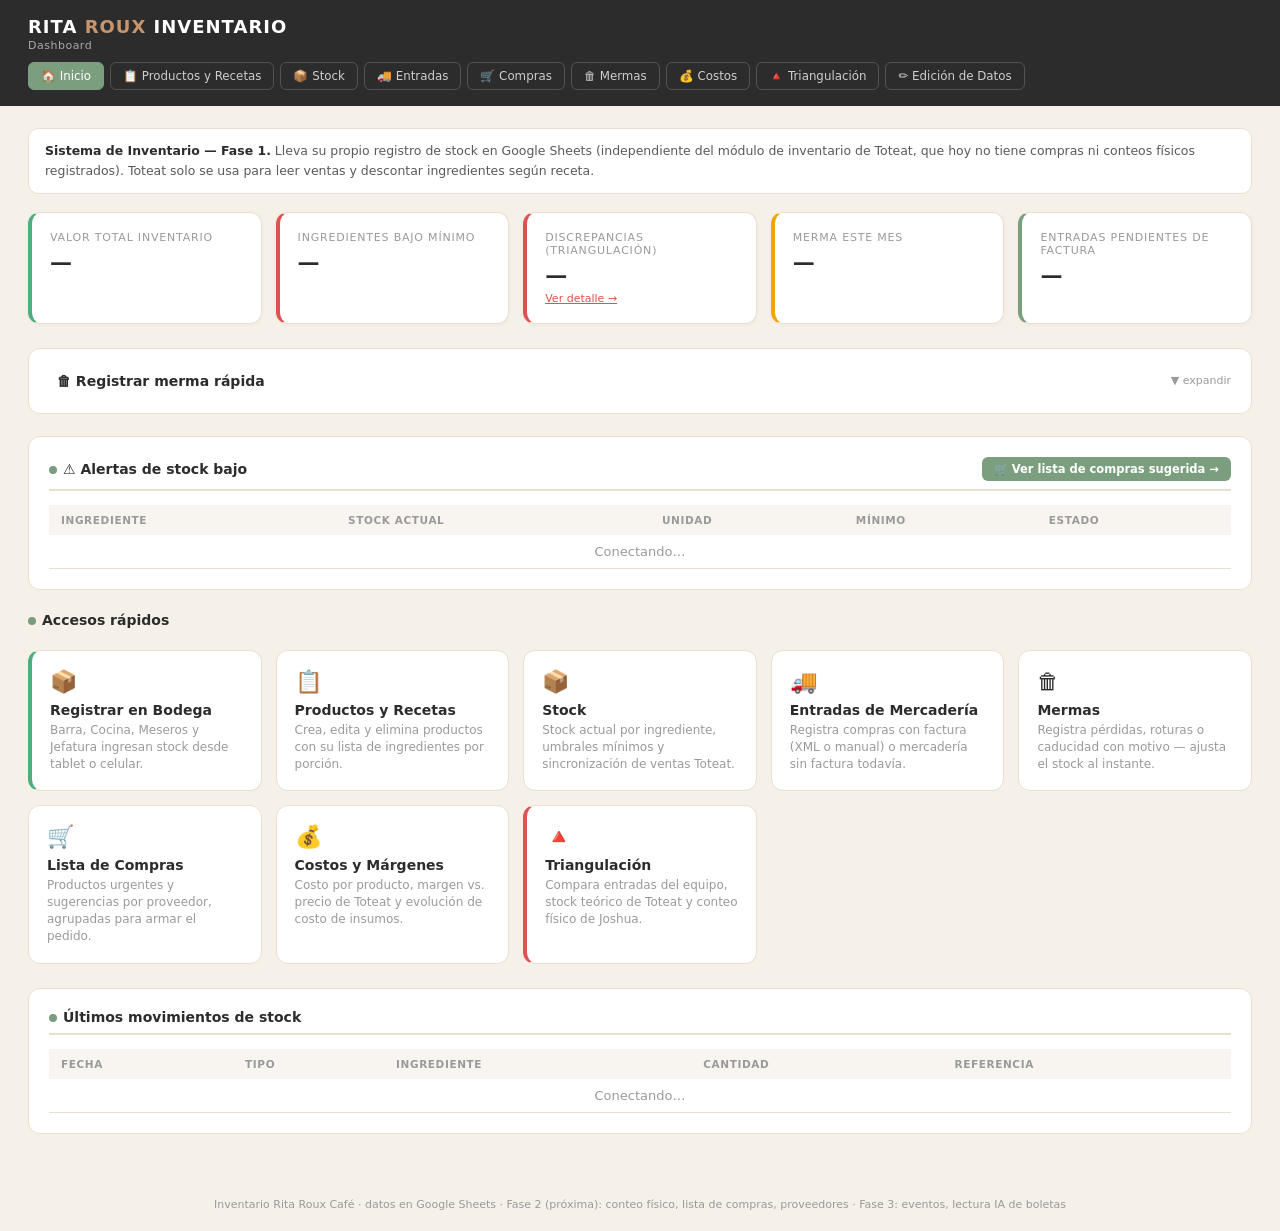
<file: index.html>
<!DOCTYPE html>
<html lang="es">
<head>
<meta charset="UTF-8">
<meta http-equiv="refresh" content="0; url=inicio.html">
<title>Inventario Rita Roux</title>
</head>
<body>
<p>Redirigiendo a <a href="inicio.html">Inventario Rita Roux</a>…</p>
</body>
</html>
</file>
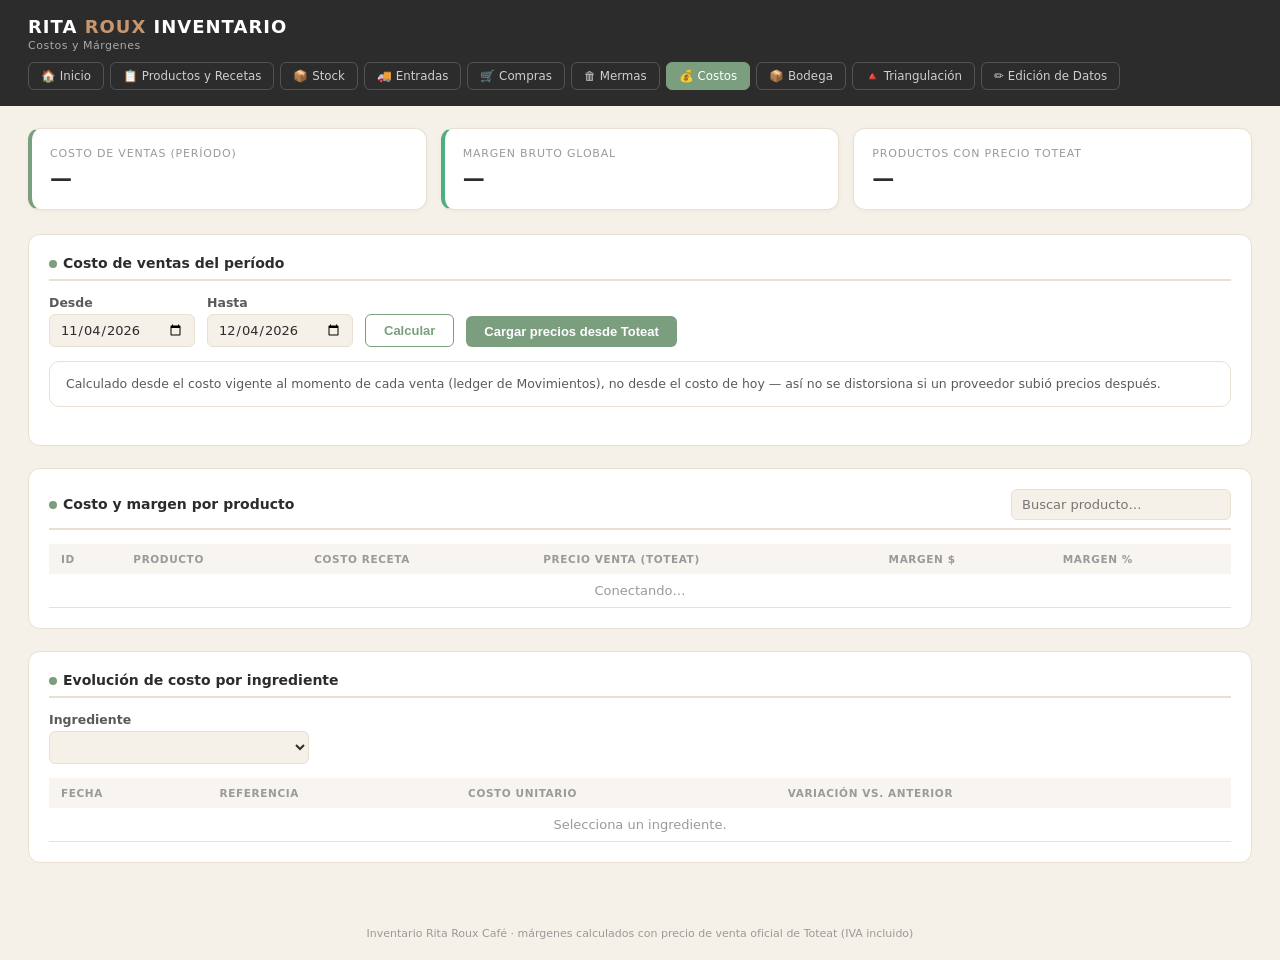
<file: costos.html>
<!DOCTYPE html>
<html lang="es">
<head>
<meta charset="UTF-8">
<meta name="viewport" content="width=device-width, initial-scale=1.0">
<title>Costos y Márgenes — Inventario Rita Roux</title>
<link rel="stylesheet" href="theme.css">
</head>
<body>

<header class="app-header">
  <div>
    <div class="logo">Rita <span>Roux</span> Inventario</div>
    <div class="subtitle">Costos y Márgenes</div>
  </div>
  <div class="nav">
    <a href="inicio.html">🏠 Inicio</a>
    <a href="productos-recetas.html">📋 Productos y Recetas</a>
    <a href="stock.html">📦 Stock</a>
    <a href="entradas.html">🚚 Entradas</a>
    <a href="lista-compras.html">🛒 Compras</a>
    <a href="mermas.html">🗑 Mermas</a>
    <a href="costos.html" class="cur">💰 Costos</a>
    <a href="estacion.html">📦 Bodega</a>
    <a href="triangulacion.html">🔺 Triangulación</a>
    <a href="edicion-datos.html">✏️ Edición de Datos</a>
  </div>
</header>

<div class="container">

  <div class="cards">
    <div class="card accent"><div class="label">Costo de ventas (período)</div><div class="value" id="kpi-costo">—</div></div>
    <div class="card good"><div class="label">Margen bruto global</div><div class="value" id="kpi-margen">—</div></div>
    <div class="card"><div class="label">Productos con precio Toteat</div><div class="value" id="kpi-precios">—</div></div>
  </div>

  <div class="panel">
    <div class="panel-title"><span><span class="dot"></span>Costo de ventas del período</span></div>
    <div class="row">
      <div class="field"><label>Desde</label><input type="date" id="ini"></div>
      <div class="field"><label>Hasta</label><input type="date" id="fin"></div>
      <button class="btn-outline btn" onclick="renderCostoVentas()">Calcular</button>
      <button class="btn" onclick="cargarPreciosToteat()" id="btn-precios">Cargar precios desde Toteat</button>
      <span id="precios-status" style="font-size:12px;color:var(--mid)"></span>
    </div>
    <div class="info-box" style="margin-top:14px">Calculado desde el costo vigente al momento de cada venta (ledger de Movimientos), no desde el costo de hoy — así no se distorsiona si un proveedor subió precios después.</div>
  </div>

  <div class="panel">
    <div class="panel-title">
      <span><span class="dot"></span>Costo y margen por producto</span>
      <input type="text" id="buscar" placeholder="Buscar producto…" style="width:220px" oninput="renderProductos()">
    </div>
    <div class="tbl-wrap">
      <table class="tbl">
        <thead><tr><th>Id</th><th>Producto</th><th class="num">Costo Receta</th><th class="num">Precio Venta (Toteat)</th><th class="num">Margen $</th><th class="num">Margen %</th></tr></thead>
        <tbody id="tbody-prod"><tr><td colspan="6" class="empty">Conectando…</td></tr></tbody>
      </table>
    </div>
  </div>

  <div class="panel">
    <div class="panel-title"><span><span class="dot"></span>Evolución de costo por ingrediente</span></div>
    <div class="row" style="margin-bottom:14px">
      <div class="field" style="width:260px"><label>Ingrediente</label><select id="sel-ing" onchange="renderEvolucion()"></select></div>
    </div>
    <div class="tbl-wrap">
      <table class="tbl">
        <thead><tr><th>Fecha</th><th>Referencia</th><th class="num">Costo Unitario</th><th class="num">Variación vs. anterior</th></tr></thead>
        <tbody id="tbody-evol"><tr><td colspan="4" class="empty">Selecciona un ingrediente.</td></tr></tbody>
      </table>
    </div>
  </div>
</div>

<footer class="app-footer">Inventario Rita Roux Café · márgenes calculados con precio de venta oficial de Toteat (IVA incluido)</footer>

<script src="gsheets.js"></script>
<script>
let RECETAS = {};
let INGREDIENTES = {};
let MOVIMIENTOS = [];
let PRECIOS = {}; // id producto -> price (Toteat)

window.addEventListener('DOMContentLoaded', () => {
  const hoy = new Date();
  document.getElementById('fin').value = hoy.toISOString().slice(0, 10);
  const hace30 = new Date(hoy); hace30.setDate(hoy.getDate() - 30);
  document.getElementById('ini').value = hace30.toISOString().slice(0, 10);
  gsInit(onAuth);
});

async function onAuth() {
  await invInitSheet();
  RECETAS = await invCargarRecetas();
  INGREDIENTES = await invSembrarIngredientesSiVacio(RECETAS);
  MOVIMIENTOS = await invCargarMovimientos();
  llenarSelectIngredientes();
  renderProductos();
  renderCostoVentas();
}

function costoReceta(prod) {
  return (prod.ing || []).reduce((s, i) => s + (parseFloat(String(i.qty).replace(',', '.')) || 0) * (i.costoKilo || 0), 0);
}

async function cargarPreciosToteat() {
  const btn = document.getElementById('btn-precios');
  const status = document.getElementById('precios-status');
  btn.disabled = true; status.textContent = 'Consultando catálogo de Toteat…';
  try {
    const res = await fetch(`${TOTEAT_PROXY_BASE}/api/products`);
    const json = await res.json();
    if (!json.ok) throw new Error(json.msg || 'Error de Toteat');
    PRECIOS = {};
    (json.data || []).forEach(p => { if (!p.isModifier) PRECIOS[String(p.id)] = p.price; });
    status.textContent = `✓ ${Object.keys(PRECIOS).length} precios cargados.`;
    renderProductos();
  } catch (e) {
    status.textContent = '⚠ ' + e.message;
  } finally {
    btn.disabled = false;
  }
}

function renderProductos() {
  const q = (document.getElementById('buscar').value || '').toLowerCase();
  const filas = Object.entries(RECETAS)
    .filter(([pid, p]) => !q || pid.toLowerCase().includes(q) || (p.name || '').toLowerCase().includes(q))
    .map(([pid, p]) => {
      const costo = costoReceta(p);
      const precio = PRECIOS[pid];
      const margenP = precio ? precio - costo : null;
      const margenPct = precio ? (margenP / precio * 100) : null;
      return { pid, nombre: p.name, costo, precio, margenP, margenPct };
    })
    .sort((a, b) => (b.margenPct ?? -999) - (a.margenPct ?? -999));

  document.getElementById('kpi-precios').textContent = Object.keys(PRECIOS).length || '—';

  const conPrecio = filas.filter(f => f.precio);
  if (conPrecio.length) {
    const totalPrecio = conPrecio.reduce((s, f) => s + f.precio, 0);
    const totalMargen = conPrecio.reduce((s, f) => s + f.margenP, 0);
    document.getElementById('kpi-margen').textContent = (totalMargen / totalPrecio * 100).toFixed(1) + '%';
  }

  document.getElementById('tbody-prod').innerHTML = filas.map(f => `
    <tr>
      <td>${f.pid}</td><td>${f.nombre}</td>
      <td class="num">$ ${Math.round(f.costo).toLocaleString('es-CL')}</td>
      <td class="num">${f.precio ? '$ ' + f.precio.toLocaleString('es-CL') : '—'}</td>
      <td class="num">${f.margenP != null ? '$ ' + Math.round(f.margenP).toLocaleString('es-CL') : '—'}</td>
      <td class="num">${f.margenPct != null ? '<span class="pill ' + (f.margenPct >= 70 ? 'ok' : f.margenPct >= 50 ? 'warn' : 'bad') + '">' + f.margenPct.toFixed(1) + '%</span>' : '—'}</td>
    </tr>`).join('') || '<tr><td colspan="6" class="empty">Sin productos.</td></tr>';
}

function renderCostoVentas() {
  const ini = document.getElementById('ini').value;
  const fin = document.getElementById('fin').value;
  const ventas = MOVIMIENTOS.filter(m => {
    if (m.tipo !== MOV.VENTA) return false;
    const f = (m.fecha || '').slice(0, 10);
    return (!ini || f >= ini) && (!fin || f <= fin);
  });
  const total = ventas.reduce((s, m) => s + Math.abs(m.cantidad) * (m.costoUnitario || 0), 0);
  document.getElementById('kpi-costo').textContent = '$ ' + Math.round(total).toLocaleString('es-CL');
}

function llenarSelectIngredientes() {
  const sel = document.getElementById('sel-ing');
  sel.innerHTML = '<option value="">— Selecciona —</option>' + Object.values(INGREDIENTES).sort((a, b) => a.nombre.localeCompare(b.nombre)).map(i => `<option value="${i.id}">${i.nombre}</option>`).join('');
}

function renderEvolucion() {
  const idIng = document.getElementById('sel-ing').value;
  if (!idIng) { document.getElementById('tbody-evol').innerHTML = '<tr><td colspan="4" class="empty">Selecciona un ingrediente.</td></tr>'; return; }
  const hist = MOVIMIENTOS.filter(m => m.idIngrediente === idIng && m.tipo === MOV.ENTRADA && m.costoUnitario)
    .sort((a, b) => a.fecha.localeCompare(b.fecha));

  let anterior = null;
  const filas = hist.map(m => {
    const variacion = anterior ? ((m.costoUnitario - anterior) / anterior * 100) : null;
    anterior = m.costoUnitario;
    return { ...m, variacion };
  });

  document.getElementById('tbody-evol').innerHTML = filas.map(m => `
    <tr>
      <td>${(m.fecha || '').slice(0, 10)}</td><td>${m.referencia}</td>
      <td class="num">$ ${Math.round(m.costoUnitario).toLocaleString('es-CL')}</td>
      <td class="num">${m.variacion != null ? (m.variacion >= 0 ? '+' : '') + m.variacion.toFixed(1) + '%' : '—'}</td>
    </tr>`).join('') || '<tr><td colspan="4" class="empty">Sin entradas con costo registrado para este ingrediente todavía.</td></tr>';
}
</script>
</body>
</html>
</file>
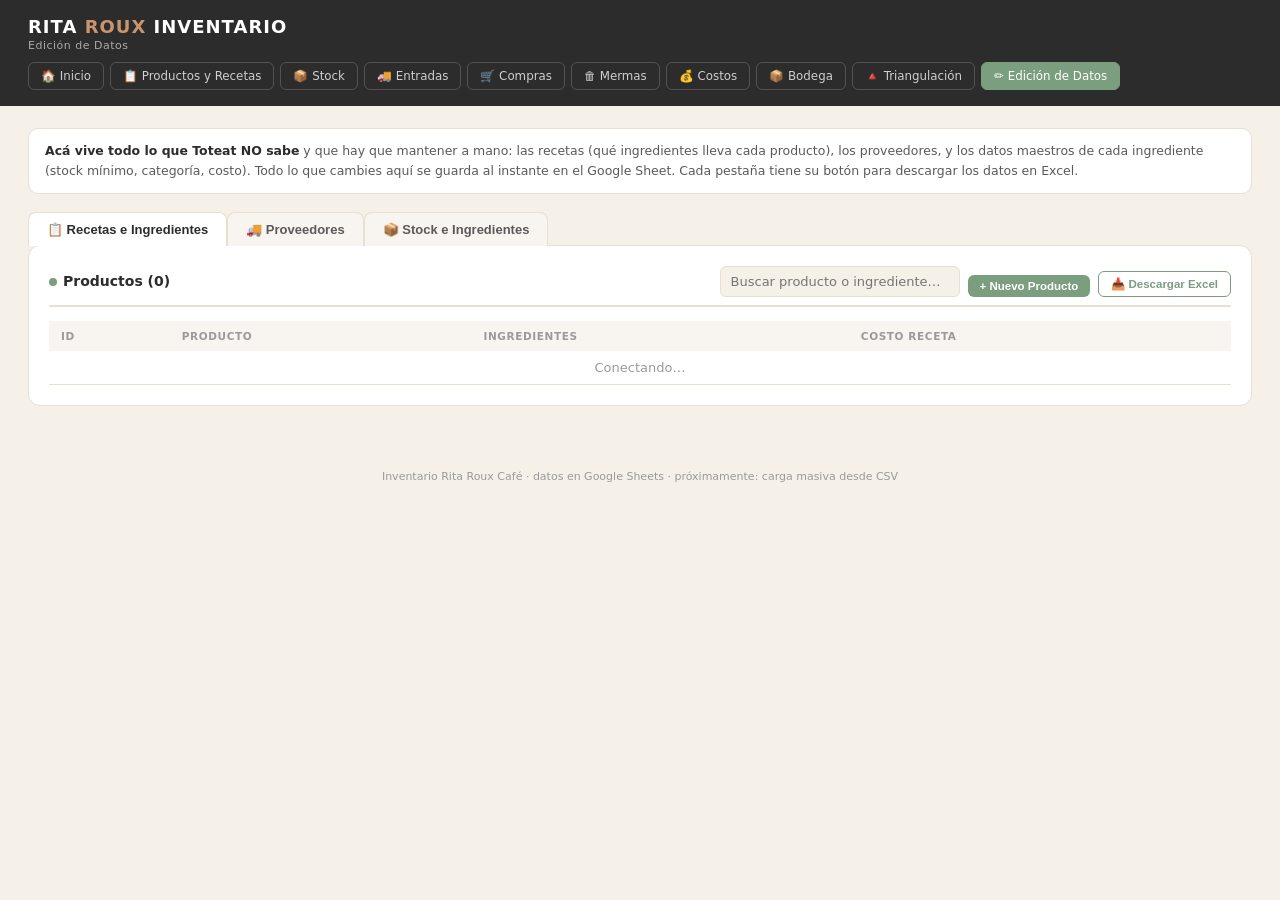
<file: edicion-datos.html>
<!DOCTYPE html>
<html lang="es">
<head>
<meta charset="UTF-8">
<meta name="viewport" content="width=device-width, initial-scale=1.0">
<title>Edición de Datos — Inventario Rita Roux</title>
<link rel="stylesheet" href="theme.css">
</head>
<body>

<header class="app-header">
  <div>
    <div class="logo">Rita <span>Roux</span> Inventario</div>
    <div class="subtitle">Edición de Datos</div>
  </div>
  <div class="nav">
    <a href="inicio.html">🏠 Inicio</a>
    <a href="productos-recetas.html">📋 Productos y Recetas</a>
    <a href="stock.html">📦 Stock</a>
    <a href="entradas.html">🚚 Entradas</a>
    <a href="lista-compras.html">🛒 Compras</a>
    <a href="mermas.html">🗑 Mermas</a>
    <a href="costos.html">💰 Costos</a>
    <a href="estacion.html">📦 Bodega</a>
    <a href="triangulacion.html">🔺 Triangulación</a>
    <a href="edicion-datos.html" class="cur">✏️ Edición de Datos</a>
  </div>
</header>

<div class="container">

  <div class="info-box">
    <b>Acá vive todo lo que Toteat NO sabe</b> y que hay que mantener a mano: las recetas (qué ingredientes lleva cada producto), los proveedores, y los datos maestros de cada ingrediente (stock mínimo, categoría, costo). Todo lo que cambies aquí se guarda al instante en el Google Sheet. Cada pestaña tiene su botón para descargar los datos en Excel.
  </div>

  <div class="row" style="gap:0;margin-bottom:-1px">
    <button class="tabbtn active" id="tab-recetas" onclick="cambiarTabED('recetas')">📋 Recetas e Ingredientes</button>
    <button class="tabbtn" id="tab-proveedores" onclick="cambiarTabED('proveedores')">🚚 Proveedores</button>
    <button class="tabbtn" id="tab-stock" onclick="cambiarTabED('stock')">📦 Stock e Ingredientes</button>
  </div>

  <!-- ═══ TAB RECETAS E INGREDIENTES ═══ -->
  <div class="panel" id="panel-recetas">
    <div class="panel-title">
      <span><span class="dot"></span>Productos (<span id="cnt-prod">0</span>)</span>
      <div class="row" style="gap:8px">
        <input type="text" id="rec-buscar" placeholder="Buscar producto o ingrediente…" style="width:240px" oninput="recetaRenderTabla()">
        <button class="btn btn-sm" onclick="recetaAbrirNuevo()">+ Nuevo Producto</button>
        <button class="btn-outline btn btn-sm" onclick="recetaExportarCSV()">📥 Descargar Excel</button>
      </div>
    </div>
    <div class="tbl-wrap">
      <table class="tbl">
        <thead><tr><th>Id</th><th>Producto</th><th class="num">Ingredientes</th><th class="num">Costo Receta</th></tr></thead>
        <tbody id="rec-tbody"><tr><td colspan="4" class="empty">Conectando…</td></tr></tbody>
      </table>
    </div>
  </div>

  <!-- ═══ TAB PROVEEDORES ═══ -->
  <div class="panel" id="panel-proveedores" style="display:none">
    <div class="panel-title">
      <span><span class="dot"></span>Proveedores (<span id="cnt-prov">0</span>)</span>
      <div class="row" style="gap:8px">
        <button class="btn btn-sm" onclick="provNuevo()">+ Nuevo Proveedor</button>
        <button class="btn-outline btn btn-sm" onclick="provExportarCSV()">📥 Descargar Excel</button>
      </div>
    </div>
    <div class="info-box">El "tiempo de entrega" es cuántos días pasan desde que se hace el pedido hasta que llega — se usa en Lista de Compras para alarmar antes a proveedores que demoran más.</div>
    <div class="tbl-wrap">
      <table class="tbl">
        <thead><tr><th>Proveedor</th><th class="num">Tiempo de entrega (días)</th><th>Días que entrega</th><th>Teléfono / Contacto</th><th></th></tr></thead>
        <tbody id="prov-tbody"><tr><td colspan="5" class="empty">Conectando…</td></tr></tbody>
      </table>
    </div>
  </div>

  <!-- ═══ TAB STOCK E INGREDIENTES ═══ -->
  <div class="panel" id="panel-stock" style="display:none">
    <div class="panel-title">
      <span><span class="dot"></span>Ingredientes (<span id="cnt-ing">0</span>)</span>
      <div class="row" style="gap:8px">
        <input type="text" id="ing-buscar" placeholder="Buscar ingrediente…" style="width:220px" oninput="ingRenderTabla()">
        <button class="btn btn-sm" onclick="ingAbrirNuevo()">+ Nuevo Ingrediente</button>
        <button class="btn-outline btn btn-sm" onclick="ingExportarCSV()">📥 Descargar Excel</button>
      </div>
    </div>
    <div class="info-box">El stock actual es de solo lectura aquí (se calcula desde Movimientos) — para ajustarlo físicamente ve a la pantalla <a href="stock.html">Stock</a>. Acá se edita la info maestra: nombre, unidad, proveedor, costo, mínimo y categoría.</div>
    <div class="tbl-wrap">
      <table class="tbl">
        <thead><tr><th>Ingrediente</th><th>Unidad</th><th>Proveedor</th><th class="num">Costo Actual</th><th class="num">Stock Mínimo</th><th>Categoría</th><th class="num">Stock Actual</th></tr></thead>
        <tbody id="ing-tbody"><tr><td colspan="7" class="empty">Conectando…</td></tr></tbody>
      </table>
    </div>
  </div>
</div>

<!-- MODAL PRODUCTO / RECETA -->
<div class="modal-overlay" id="rec-modal" onclick="if(event.target===this) recetaCerrarModal()">
  <div class="modal wide">
    <div class="modal-header">
      <h3 id="rec-modal-titulo">Producto</h3>
      <button class="close-btn" onclick="recetaCerrarModal()">×</button>
    </div>
    <div class="modal-body">
      <div class="row" style="margin-bottom:16px">
        <div class="field" style="width:140px"><label>Id Producto</label><input id="rec-f-pid" type="text"></div>
        <div class="field" style="flex:1;min-width:220px"><label>Nombre Producto</label><input id="rec-f-pname" type="text"></div>
      </div>
      <div class="panel-title" style="border:none;padding:0;margin-bottom:10px">
        <span>Ingredientes</span>
        <button class="btn btn-sm btn-outline" onclick="recetaAgregarFilaIngrediente()">+ Agregar ingrediente</button>
      </div>
      <div id="rec-filas-ing"></div>
      <div class="row" style="margin-top:20px;justify-content:space-between">
        <button class="btn btn-danger btn-sm" id="rec-btn-eliminar" onclick="recetaEliminar()">Eliminar producto</button>
        <div class="row" style="gap:8px">
          <button class="btn-outline btn" onclick="recetaCerrarModal()">Cancelar</button>
          <button class="btn" onclick="recetaGuardar()">Guardar</button>
        </div>
      </div>
    </div>
  </div>
</div>

<!-- MODAL INGREDIENTE -->
<div class="modal-overlay" id="ing-modal" onclick="if(event.target===this) ingCerrarModal()">
  <div class="modal">
    <div class="modal-header">
      <h3 id="ing-modal-titulo">Nuevo Ingrediente</h3>
      <button class="close-btn" onclick="ingCerrarModal()">×</button>
    </div>
    <div class="modal-body">
      <div class="row" style="margin-bottom:14px">
        <div class="field" style="width:140px"><label>Id Ingrediente</label><input type="text" id="ing-f-id"></div>
        <div class="field" style="flex:1;min-width:180px"><label>Nombre</label><input type="text" id="ing-f-nombre"></div>
      </div>
      <div class="row" style="margin-bottom:14px">
        <div class="field" style="width:100px"><label>Unidad</label><input type="text" id="ing-f-unidad" placeholder="kg, L, UN…"></div>
        <div class="field" style="width:160px"><label>Proveedor</label><input type="text" id="ing-f-proveedor" list="dl-proveedores"></div>
        <div class="field" style="width:120px"><label>Costo Actual</label><input type="number" id="ing-f-costo"></div>
      </div>
      <div class="row" style="margin-bottom:14px">
        <div class="field" style="width:130px"><label>Stock Mínimo</label><input type="number" id="ing-f-minimo"></div>
        <div class="field" style="width:160px"><label>Categoría</label>
          <select id="ing-f-seguimiento">
            <option value="CRITICO">🔴 Crítico</option>
            <option value="NORMAL">⚪ Normal</option>
            <option value="NO_CONTAR">🚫 No contar</option>
          </select>
        </div>
        <div class="field" style="width:160px"><label>Estación (quién lo usa)</label>
          <select id="ing-f-estacion">
            <option value="TODOS">Todos</option>
            <option value="BARRA">☕ Barra</option>
            <option value="COCINA">👩‍🍳 Cocina</option>
            <option value="GAZON">🧾 Meseros</option>
          </select>
        </div>
      </div>
      <div class="row" style="justify-content:space-between;margin-top:10px">
        <button class="btn btn-danger btn-sm" id="ing-btn-eliminar" onclick="ingEliminar()" style="display:none">Eliminar ingrediente</button>
        <div class="row" style="gap:8px">
          <button class="btn-outline btn" onclick="ingCerrarModal()">Cancelar</button>
          <button class="btn" onclick="ingGuardar()">Guardar</button>
        </div>
      </div>
    </div>
  </div>
</div>

<datalist id="dl-ingredientes"></datalist>
<datalist id="dl-proveedores"></datalist>

<footer class="app-footer">Inventario Rita Roux Café · datos en Google Sheets · próximamente: carga masiva desde CSV</footer>

<script src="gsheets.js"></script>
<script>
let RECETAS = {};
let INGREDIENTES = {};
let PROVEEDORES = {};
let STOCK = {};
let pidEditando = null;
let idIngEditando = null;

window.addEventListener('DOMContentLoaded', () => gsInit(onAuth));

async function onAuth() {
  await invInitSheet();
  await cargarBase();
}

// Carga base (sin movimientos) — lo que necesitan los tabs de Recetas y Proveedores.
// Se ejecuta siempre al entrar a la página. Rápido incluso con muchos datos de Toteat.
async function cargarBase() {
  RECETAS     = await invCargarRecetas();
  INGREDIENTES = await invSembrarIngredientesSiVacio(RECETAS);
  PROVEEDORES  = await invSembrarProveedoresDesdeIngredientes(INGREDIENTES);
  llenarDatalists();
  recetaRenderTabla();
  provRenderTabla();
  ingRenderTabla(); // muestra stock como — hasta que se cargue
}

// Carga stock (movimientos → invCalcularStock).
// Solo se ejecuta cuando el usuario abre el tab "Stock e Ingredientes".
// Los Movimientos crecen con cada sync de Toteat, por eso se carga bajo demanda y no al abrir.
let _stockCargado = false;
async function cargarStock() {
  if (_stockCargado) return;
  document.getElementById('ing-tbody').innerHTML = '<tr><td colspan="7" class="empty">Calculando stock desde movimientos…</td></tr>';
  const movimientos = await invCargarMovimientos();
  STOCK = invCalcularStock(movimientos);
  _stockCargado = true;
  ingRenderTabla();
}

// Alias para compatibilidad con operaciones CRUD que llaman cargarTodo()
async function cargarTodo() {
  _stockCargado = false;
  await cargarBase();
  // Si el tab de stock estaba activo, refrescar también el stock
  if (document.getElementById('panel-stock').style.display !== 'none') {
    await cargarStock();
  }
}

function llenarDatalists() {
  document.getElementById('dl-ingredientes').innerHTML = Object.values(INGREDIENTES).map(i => `<option value="${i.id}">${i.id} — ${i.nombre}</option>`).join('');
  document.getElementById('dl-proveedores').innerHTML = Object.keys(PROVEEDORES).map(n => `<option value="${n}">`).join('');
}

function cambiarTabED(tab) {
  ['recetas', 'proveedores', 'stock'].forEach(t => {
    document.getElementById('panel-' + t).style.display = t === tab ? 'block' : 'none';
    document.getElementById('tab-' + t).classList.toggle('active', t === tab);
  });
  if (tab === 'stock') cargarStock(); // lazy: se carga al abrir el tab, no antes
}

// Exporta cualquier tabla a un .csv con BOM UTF-8 (Excel lo abre directo, con tildes correctas).
function descargarCSV(filename, headers, rows) {
  const csvLines = [headers, ...rows].map(r => r.map(v => {
    const s = String(v ?? '');
    return /[",\n]/.test(s) ? '"' + s.replace(/"/g, '""') + '"' : s;
  }).join(','));
  const csv = '﻿' + csvLines.join('\r\n');
  const blob = new Blob([csv], { type: 'text/csv;charset=utf-8' });
  const url = URL.createObjectURL(blob);
  const a = document.createElement('a');
  a.href = url; a.download = filename;
  document.body.appendChild(a); a.click(); document.body.removeChild(a);
  URL.revokeObjectURL(url);
}

// ═══════════════════════════ RECETAS E INGREDIENTES ═══════════════════════════
function recetaCostoReceta(prod) {
  return (prod.ing || []).reduce((s, i) => s + (parseFloat(String(i.qty).replace(',', '.')) || 0) * (i.costoKilo || 0), 0);
}

function recetaRenderTabla() {
  const q = (document.getElementById('rec-buscar').value || '').toLowerCase();
  const entries = Object.entries(RECETAS).filter(([pid, p]) => {
    if (!q) return true;
    if (pid.toLowerCase().includes(q) || (p.name || '').toLowerCase().includes(q)) return true;
    return (p.ing || []).some(i => (i.name || '').toLowerCase().includes(q));
  }).sort((a, b) => (a[1].name || '').localeCompare(b[1].name || ''));

  document.getElementById('cnt-prod').textContent = Object.keys(RECETAS).length;
  document.getElementById('rec-tbody').innerHTML = entries.map(([pid, p]) => `
    <tr onclick="recetaAbrirEditar('${pid}')">
      <td>${pid}</td><td>${p.name || ''}</td>
      <td class="num">${(p.ing || []).length}</td>
      <td class="num">$ ${Math.round(recetaCostoReceta(p)).toLocaleString('es-CL')}</td>
    </tr>`).join('') || '<tr><td colspan="4" class="empty">Sin productos. Crea el primero con "+ Nuevo Producto".</td></tr>';
}

function recetaAbrirNuevo() {
  pidEditando = null;
  document.getElementById('rec-modal-titulo').textContent = 'Nuevo Producto';
  document.getElementById('rec-f-pid').value = '';
  document.getElementById('rec-f-pid').disabled = false;
  document.getElementById('rec-f-pname').value = '';
  document.getElementById('rec-btn-eliminar').style.display = 'none';
  document.getElementById('rec-filas-ing').innerHTML = '';
  recetaAgregarFilaIngrediente();
  document.getElementById('rec-modal').classList.add('open');
}

function recetaAbrirEditar(pid) {
  pidEditando = pid;
  const p = RECETAS[pid];
  document.getElementById('rec-modal-titulo').textContent = p.name || pid;
  document.getElementById('rec-f-pid').value = pid;
  document.getElementById('rec-f-pid').disabled = true;
  document.getElementById('rec-f-pname').value = p.name || '';
  document.getElementById('rec-btn-eliminar').style.display = 'inline-block';
  document.getElementById('rec-filas-ing').innerHTML = '';
  (p.ing || []).forEach(i => recetaAgregarFilaIngrediente(i));
  if (!(p.ing || []).length) recetaAgregarFilaIngrediente();
  document.getElementById('rec-modal').classList.add('open');
}

function recetaCerrarModal() { document.getElementById('rec-modal').classList.remove('open'); }

function recetaAgregarFilaIngrediente(ing) {
  const div = document.createElement('div');
  div.className = 'row ing-row';
  div.style = 'margin-bottom:8px;align-items:flex-end';
  div.innerHTML = `
    <div class="field" style="width:160px"><label>Id Ingrediente</label><input class="ing-id" list="dl-ingredientes" value="${ing ? ing.id : ''}" onchange="recetaAutocompletar(this)"></div>
    <div class="field" style="flex:1;min-width:160px"><label>Nombre</label><input class="ing-name" value="${ing ? ing.name : ''}"></div>
    <div class="field" style="width:90px"><label>Cantidad</label><input class="ing-qty" value="${ing ? ing.qty : ''}"></div>
    <div class="field" style="width:75px"><label>Unidad</label><input class="ing-unit" value="${ing ? ing.unit : ''}"></div>
    <div class="field" style="width:110px"><label>Costo/Kilo</label><input class="ing-costo" type="number" value="${ing ? ing.costoKilo || '' : ''}"></div>
    <div class="field" style="width:140px"><label>Proveedor</label><input class="ing-prov" value="${ing ? ing.proveedor || '' : ''}"></div>
    <span class="tag-del" title="Quitar" onclick="this.closest('.ing-row').remove()">✕</span>
  `;
  document.getElementById('rec-filas-ing').appendChild(div);
}

function recetaAutocompletar(input) {
  const ing = INGREDIENTES[input.value.trim()];
  if (!ing) return;
  const row = input.closest('.ing-row');
  if (!row.querySelector('.ing-name').value) row.querySelector('.ing-name').value = ing.nombre;
  if (!row.querySelector('.ing-unit').value) row.querySelector('.ing-unit').value = ing.unidad;
  if (!row.querySelector('.ing-costo').value) row.querySelector('.ing-costo').value = ing.costoActual || '';
  if (!row.querySelector('.ing-prov').value) row.querySelector('.ing-prov').value = ing.proveedor || '';
}

async function recetaGuardar() {
  const pid = document.getElementById('rec-f-pid').value.trim();
  const pname = document.getElementById('rec-f-pname').value.trim();
  if (!pid || !pname) { alert('Id y Nombre de producto son obligatorios.'); return; }
  if (!pidEditando && RECETAS[pid]) { alert('Ya existe un producto con ese Id.'); return; }

  const ing = Array.from(document.querySelectorAll('#rec-filas-ing .ing-row')).map(row => ({
    id: row.querySelector('.ing-id').value.trim(),
    name: row.querySelector('.ing-name').value.trim(),
    qty: row.querySelector('.ing-qty').value.trim(),
    unit: row.querySelector('.ing-unit').value.trim(),
    costoKilo: parseFloat(row.querySelector('.ing-costo').value) || 0,
    proveedor: row.querySelector('.ing-prov').value.trim(),
  })).filter(i => i.id);

  if (pidEditando && pidEditando !== pid) delete RECETAS[pidEditando];
  RECETAS[pid] = { name: pname, ing };

  await invGuardarRecetas(RECETAS);
  await cargarTodo();
  recetaCerrarModal();
}

async function recetaEliminar() {
  if (!pidEditando) return;
  if (!confirm(`¿Eliminar "${RECETAS[pidEditando].name}" y su receta? Esta acción no se puede deshacer.`)) return;
  delete RECETAS[pidEditando];
  await invGuardarRecetas(RECETAS);
  await cargarTodo();
  recetaCerrarModal();
}

function recetaExportarCSV() {
  const headers = ['Id Producto', 'Nombre Producto', 'Id Ingrediente', 'Nombre Ingrediente', 'Cantidad', 'Unidad', 'Costo Kilo', 'Proveedor'];
  const rows = recetasObjAFilas(RECETAS);
  descargarCSV(`recetas-rita-roux-${new Date().toISOString().slice(0, 10)}.csv`, headers, rows);
}

// ═══════════════════════════════ PROVEEDORES ═══════════════════════════════════
function provRenderTabla() {
  const nombres = Object.keys(PROVEEDORES).sort((a, b) => a.localeCompare(b));
  document.getElementById('cnt-prov').textContent = nombres.length;
  document.getElementById('prov-tbody').innerHTML = nombres.map(n => {
    const p = PROVEEDORES[n];
    const ne = n.replace(/'/g, "\\'");
    return `
    <tr>
      <td>${n}</td>
      <td class="num"><input type="number" value="${p.tiempoEntregaDias || 0}" style="width:80px" onchange="provActualizar('${ne}', 'tiempoEntregaDias', this.value)"></td>
      <td><input type="text" value="${p.diasQueEntrega || ''}" placeholder="ej. Lunes y Jueves" style="width:160px" onchange="provActualizar('${ne}', 'diasQueEntrega', this.value)"></td>
      <td><input type="text" value="${p.telefono || ''}" placeholder="Teléfono / email" style="width:180px" onchange="provActualizar('${ne}', 'telefono', this.value)"></td>
      <td>
        <button class="btn btn-sm btn-outline" onclick="provRenombrar('${ne}')">✏ Renombrar</button>
        <button class="btn btn-sm btn-danger" onclick="provEliminar('${ne}')">🗑</button>
      </td>
    </tr>`;
  }).join('') || '<tr><td colspan="5" class="empty">Sin proveedores todavía.</td></tr>';
}

async function provActualizar(nombre, campo, valor) {
  const prov = PROVEEDORES[nombre];
  prov[campo] = campo === 'tiempoEntregaDias' ? (parseFloat(valor) || 0) : valor;
  await invGuardarProveedor(prov);
}

async function provNuevo() {
  const nombre = prompt('Nombre del nuevo proveedor:');
  if (!nombre || !nombre.trim()) return;
  if (PROVEEDORES[nombre.trim()]) { alert('Ya existe un proveedor con ese nombre.'); return; }
  await invGuardarProveedor({ nombre: nombre.trim(), tiempoEntregaDias: 0, diasQueEntrega: '', telefono: '' });
  PROVEEDORES = await invCargarProveedores();
  provRenderTabla();
  llenarDatalists();
}

async function provRenombrar(nombreViejo) {
  const nombreNuevo = prompt(`Nuevo nombre para "${nombreViejo}":`, nombreViejo);
  if (!nombreNuevo || !nombreNuevo.trim() || nombreNuevo.trim() === nombreViejo) return;
  const nuevo = nombreNuevo.trim();
  if (PROVEEDORES[nuevo]) { alert('Ya existe un proveedor con ese nombre — no se puede fusionar desde aquí.'); return; }

  const afectados = Object.values(INGREDIENTES).filter(i => i.proveedor === nombreViejo);
  if (!confirm(`Esto va a renombrar el proveedor y actualizar ${afectados.length} ingrediente(s) que lo usan. ¿Continuar?`)) return;

  const prov = PROVEEDORES[nombreViejo];
  await invGuardarProveedor({ ...prov, nombre: nuevo });
  for (const ing of afectados) { ing.proveedor = nuevo; await invGuardarIngrediente(ing); }

  const todas = await invCargarProveedores();
  delete todas[nombreViejo];
  const filas = Object.values(todas).map(p => [p.nombre, p.tiempoEntregaDias || 0, p.diasQueEntrega || '', p.telefono || '', p.contacto || '']);
  await gsClear(`${TAB.PROVEEDORES}!A2:E`);
  if (filas.length) await gsAppend(`${TAB.PROVEEDORES}!A2:E`, filas);

  await cargarTodo();
}

async function provEliminar(nombre) {
  const usado = Object.values(INGREDIENTES).some(i => i.proveedor === nombre);
  if (usado) { alert(`No se puede eliminar: hay ingredientes que todavía tienen "${nombre}" como proveedor. Reasígnalos primero en la pestaña Stock o usa "Renombrar".`); return; }
  if (!confirm(`¿Eliminar el proveedor "${nombre}"?`)) return;

  const todas = await invCargarProveedores();
  delete todas[nombre];
  const filas = Object.values(todas).map(p => [p.nombre, p.tiempoEntregaDias || 0, p.diasQueEntrega || '', p.telefono || '', p.contacto || '']);
  await gsClear(`${TAB.PROVEEDORES}!A2:E`);
  if (filas.length) await gsAppend(`${TAB.PROVEEDORES}!A2:E`, filas);

  PROVEEDORES = await invCargarProveedores();
  provRenderTabla();
}

function provExportarCSV() {
  const headers = ['Nombre', 'Tiempo Entrega (días)', 'Días que entrega', 'Teléfono / Contacto'];
  const rows = Object.values(PROVEEDORES).map(p => [p.nombre, p.tiempoEntregaDias || 0, p.diasQueEntrega || '', p.telefono || '']);
  descargarCSV(`proveedores-rita-roux-${new Date().toISOString().slice(0, 10)}.csv`, headers, rows);
}

// ═══════════════════════════ STOCK E INGREDIENTES (maestro) ═══════════════════════════
const SEG_LABEL = { CRITICO: '🔴 Crítico', NORMAL: '⚪ Normal', NO_CONTAR: '🚫 No contar' };

function ingRenderTabla() {
  const q = (document.getElementById('ing-buscar').value || '').toLowerCase();
  let filas = Object.values(INGREDIENTES);
  if (q) filas = filas.filter(i => i.id.toLowerCase().includes(q) || i.nombre.toLowerCase().includes(q));
  filas.sort((a, b) => a.nombre.localeCompare(b.nombre));

  document.getElementById('cnt-ing').textContent = filas.length;
  document.getElementById('ing-tbody').innerHTML = filas.map(i => `
    <tr onclick="ingAbrirEditar('${i.id}')">
      <td><b>${i.nombre}</b></td>
      <td>${i.unidad}</td>
      <td>${i.proveedor || '—'}</td>
      <td class="num">$ ${Math.round(i.costoActual || 0).toLocaleString('es-CL')}</td>
      <td class="num">${i.stockMinimo || '—'}</td>
      <td>${SEG_LABEL[i.seguimiento] || i.seguimiento || '—'}</td>
      <td class="num">${_stockCargado ? (STOCK[i.id] || 0).toLocaleString('es-CL', { maximumFractionDigits: 3 }) : '<span style="color:var(--light);font-size:11px">cargando…</span>'}</td>
    </tr>`).join('') || '<tr><td colspan="7" class="empty">Sin ingredientes todavía.</td></tr>';
}

function ingAbrirNuevo() {
  idIngEditando = null;
  document.getElementById('ing-modal-titulo').textContent = 'Nuevo Ingrediente';
  ['id','nombre','unidad','proveedor','costo','minimo'].forEach(f => document.getElementById(`ing-f-${f}`).value = '');
  document.getElementById('ing-f-id').disabled = false;
  document.getElementById('ing-f-seguimiento').value = 'NORMAL';
  document.getElementById('ing-f-estacion').value = 'TODOS';
  document.getElementById('ing-btn-eliminar').style.display = 'none';
  document.getElementById('ing-modal').classList.add('open');
}

function ingAbrirEditar(id) {
  const i = INGREDIENTES[id];
  if (!i) return;
  idIngEditando = id;
  document.getElementById('ing-modal-titulo').textContent = i.nombre;
  document.getElementById('ing-f-id').value = i.id;
  document.getElementById('ing-f-id').disabled = true;
  document.getElementById('ing-f-nombre').value = i.nombre;
  document.getElementById('ing-f-unidad').value = i.unidad;
  document.getElementById('ing-f-proveedor').value = i.proveedor || '';
  document.getElementById('ing-f-costo').value = i.costoActual || '';
  document.getElementById('ing-f-minimo').value = i.stockMinimo || '';
  document.getElementById('ing-f-seguimiento').value = i.seguimiento || 'NORMAL';
  document.getElementById('ing-f-estacion').value = i.estacion || 'TODOS';
  document.getElementById('ing-btn-eliminar').style.display = 'inline-block';
  document.getElementById('ing-modal').classList.add('open');
}

function ingCerrarModal() { document.getElementById('ing-modal').classList.remove('open'); }

async function ingGuardar() {
  const id = document.getElementById('ing-f-id').value.trim();
  const nombre = document.getElementById('ing-f-nombre').value.trim();
  if (!id || !nombre) { alert('Id y Nombre son obligatorios.'); return; }
  if (!idIngEditando && INGREDIENTES[id]) { alert('Ya existe un ingrediente con ese Id.'); return; }

  const ing = {
    id, nombre,
    unidad: document.getElementById('ing-f-unidad').value.trim(),
    proveedor: document.getElementById('ing-f-proveedor').value.trim(),
    costoActual: parseFloat(document.getElementById('ing-f-costo').value) || 0,
    stockMinimo: parseFloat(document.getElementById('ing-f-minimo').value) || 0,
    seguimiento: document.getElementById('ing-f-seguimiento').value,
    estacion: document.getElementById('ing-f-estacion').value,
  };
  await invGuardarIngrediente(ing);
  ingCerrarModal();
  await cargarTodo();
}

async function ingEliminar() {
  if (!idIngEditando) return;
  const productosQueLoUsan = Object.entries(RECETAS).filter(([, p]) => (p.ing || []).some(x => x.id === idIngEditando)).map(([, p]) => p.name);
  if (productosQueLoUsan.length) {
    alert(`No se puede eliminar: se usa en ${productosQueLoUsan.length} producto(s) (${productosQueLoUsan.slice(0, 5).join(', ')}${productosQueLoUsan.length > 5 ? '…' : ''}). Quítalo de esas recetas primero.`);
    return;
  }
  if (!confirm(`¿Eliminar "${INGREDIENTES[idIngEditando].nombre}" del maestro de ingredientes? El historial de movimientos pasados no se borra.`)) return;

  delete INGREDIENTES[idIngEditando];
  const filas = Object.values(INGREDIENTES).map(i => [i.id, i.nombre, i.unidad, i.stockMinimo, i.costoActual, i.proveedor, i.seguimiento]);
  await gsClear(`${TAB.INGREDIENTES}!A2:G`);
  if (filas.length) await gsAppend(`${TAB.INGREDIENTES}!A2:G`, filas);

  ingCerrarModal();
  await cargarTodo();
}

function ingExportarCSV() {
  const headers = ['Id Ingrediente', 'Nombre', 'Unidad', 'Proveedor', 'Costo Actual', 'Stock Mínimo', 'Categoría', 'Stock Actual'];
  const rows = Object.values(INGREDIENTES).map(i => [i.id, i.nombre, i.unidad, i.proveedor || '', i.costoActual || 0, i.stockMinimo || 0, SEG_LABEL[i.seguimiento] || i.seguimiento || '', STOCK[i.id] || 0]);
  descargarCSV(`ingredientes-rita-roux-${new Date().toISOString().slice(0, 10)}.csv`, headers, rows);
}
</script>
</body>
</html>
</file>
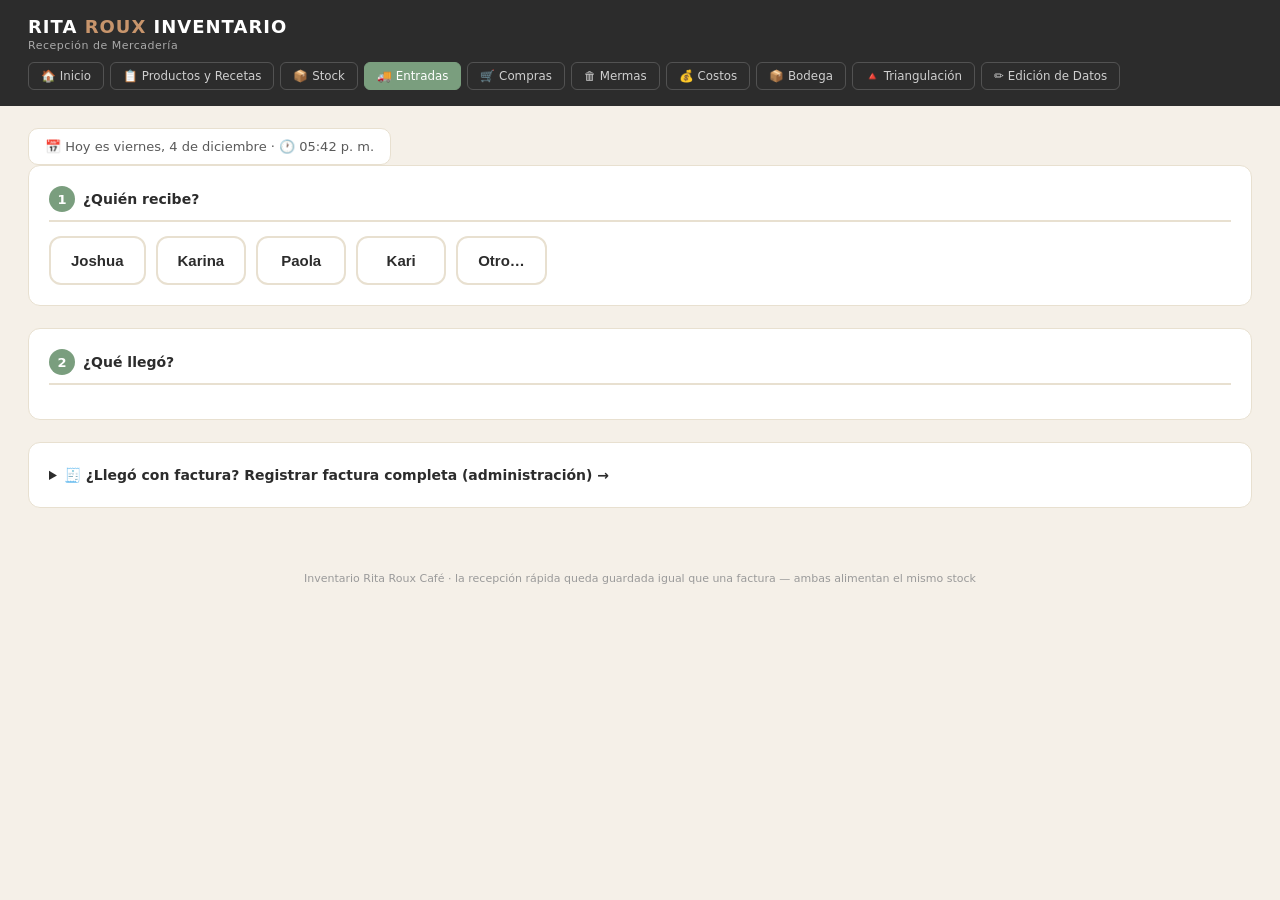
<file: entradas.html>
<!DOCTYPE html>
<html lang="es">
<head>
<meta charset="UTF-8">
<meta name="viewport" content="width=device-width, initial-scale=1.0">
<title>Recepción de Mercadería — Inventario Rita Roux</title>
<link rel="stylesheet" href="theme.css">
<style>
  .tabbtn { padding: 9px 18px; border-radius: 8px 8px 0 0; border: 1px solid var(--border); border-bottom: none; background: #f8f5f0; color: var(--mid); font-weight: 600; font-size: 13px; cursor: pointer; }
  .tabbtn.active { background: var(--card); color: var(--dark); }
  .item-row { display: flex; gap: 10px; align-items: flex-end; margin-bottom: 8px; flex-wrap: wrap; }
  .sin-match { background: #fff8e1; }
  details.panel summary { cursor: pointer; font-weight: 700; font-size: 14px; padding: 4px 0; }
  details.panel summary::-webkit-details-marker { color: var(--sage); }
  .paso-num { display: inline-flex; align-items: center; justify-content: center; width: 26px; height: 26px; border-radius: 50%; background: var(--sage); color: #fff; font-size: 13px; font-weight: 700; margin-right: 8px; }
</style>
</head>
<body>

<header class="app-header">
  <div>
    <div class="logo">Rita <span>Roux</span> Inventario</div>
    <div class="subtitle">Recepción de Mercadería</div>
  </div>
  <div class="nav">
    <a href="inicio.html">🏠 Inicio</a>
    <a href="productos-recetas.html">📋 Productos y Recetas</a>
    <a href="stock.html">📦 Stock</a>
    <a href="entradas.html" class="cur">🚚 Entradas</a>
    <a href="lista-compras.html">🛒 Compras</a>
    <a href="mermas.html">🗑 Mermas</a>
    <a href="costos.html">💰 Costos</a>
    <a href="estacion.html">📦 Bodega</a>
    <a href="triangulacion.html">🔺 Triangulación</a>
    <a href="edicion-datos.html">✏️ Edición de Datos</a>
  </div>
</header>

<div class="container">

  <div class="now-clock" id="reloj-actual">—</div>

  <!-- ═══ PASO 1: ¿QUIÉN RECIBE? ═══ -->
  <div class="panel">
    <div class="panel-title"><span><span class="paso-num">1</span>¿Quién recibe?</span></div>
    <div class="tap-row" id="tap-personas">
      <button type="button" class="tap-btn" data-p="Joshua">Joshua</button>
      <button type="button" class="tap-btn" data-p="Karina">Karina</button>
      <button type="button" class="tap-btn" data-p="Paola">Paola</button>
      <button type="button" class="tap-btn" data-p="Kari">Kari</button>
      <button type="button" class="tap-btn" data-p="__otro__">Otro…</button>
    </div>
    <input type="text" id="persona-otro" placeholder="Nombre de quién recibe" style="display:none;margin-top:10px;width:100%;max-width:320px">
  </div>

  <!-- ═══ PASO 2: ¿QUÉ LLEGÓ? ═══ -->
  <div class="panel">
    <div class="panel-title"><span><span class="paso-num">2</span>¿Qué llegó?</span></div>
    <div id="picker-recepcion"></div>

    <div id="qty-area" style="display:none;margin-top:18px;padding-top:16px;border-top:1px solid var(--border)">
      <div style="margin-bottom:10px;font-weight:700;font-size:16px" id="qty-ing-nombre"></div>
      <div class="qty-stepper">
        <button type="button" onclick="cambiarCantidad(-1)">−</button>
        <input type="number" id="qty-input" value="1" step="any">
        <button type="button" onclick="cambiarCantidad(1)">+</button>
        <span id="qty-unidad" style="font-size:16px;color:var(--mid);font-weight:600"></span>
      </div>
      <button type="button" class="btn big-btn" style="margin-top:18px" onclick="registrarRecepcion()">✓ Registrar Entrada</button>
    </div>
  </div>

  <!-- ═══ HOY YA REGISTRASTE ═══ -->
  <div class="panel" id="panel-historial-hoy" style="display:none">
    <div class="panel-title"><span><span class="dot"></span>Ya registraste hoy</span></div>
    <div id="lista-historial-hoy"></div>
  </div>

  <!-- ═══ SECCIÓN SECUNDARIA: FACTURAS (administración) ═══ -->
  <details class="panel">
    <summary>🧾 ¿Llegó con factura? Registrar factura completa (administración) →</summary>
    <div style="margin-top:18px">

      <div class="row" style="gap:0;margin-bottom:-1px">
        <button class="tabbtn active" id="tab-factura" onclick="cambiarTab('factura')">📄 Con factura</button>
        <button class="tabbtn" id="tab-pendiente" onclick="cambiarTab('pendiente')">📦 Sin factura (pendiente)</button>
      </div>

      <div class="panel" id="panel-factura" style="border-top-left-radius:0">
        <div class="panel-title"><span><span class="dot"></span><span id="titulo-factura">Registrar entrada con factura</span></span></div>

        <div class="info-box" id="info-asociando" style="display:none">
          Asociando factura a una entrada pendiente ya registrada — el stock de estos ítems <b>ya está sumado</b>, esto solo guarda el documento y corrige el costo si cambió.
        </div>

        <div class="row" style="margin-bottom:16px">
          <label style="display:flex;align-items:center;gap:6px;font-weight:400"><input type="radio" name="modoFactura" value="xml" checked onchange="cambiarModoFactura()" style="width:auto"> Subir XML de factura electrónica (DTE)</label>
          <label style="display:flex;align-items:center;gap:6px;font-weight:400"><input type="radio" name="modoFactura" value="manual" onchange="cambiarModoFactura()" style="width:auto"> Ingresar manualmente</label>
        </div>

        <div id="bloque-xml" class="row" style="margin-bottom:16px">
          <div class="field"><label>Archivo XML (DTE)</label><input type="file" id="f-xml" accept=".xml" onchange="onXmlSeleccionado(event)"></div>
          <span id="xml-status" style="font-size:12px;color:var(--mid)"></span>
        </div>

        <div class="row" style="margin-bottom:16px">
          <div class="field" style="width:160px"><label>Nº Documento</label><input type="text" id="f-numdoc"></div>
          <div class="field" style="width:150px"><label>Fecha</label><input type="date" id="f-fecha"></div>
          <div class="field" style="flex:1;min-width:200px"><label>Proveedor</label><input type="text" id="f-proveedor"></div>
          <div class="field" style="width:140px"><label>Total Factura</label><input type="number" id="f-total"></div>
        </div>

        <div class="field" id="bloque-adjunto" style="margin-bottom:16px;max-width:340px">
          <label>Adjuntar foto o PDF de la factura (respaldo, queda en Drive)</label>
          <input type="file" id="f-adjunto" accept="image/*,.pdf">
        </div>

        <div class="panel-title" style="border:none;padding:0;margin-bottom:10px">
          <span>Ítems</span>
          <button class="btn btn-sm btn-outline" onclick="agregarFilaFactura()">+ Agregar ítem</button>
        </div>
        <div id="filas-factura"></div>

        <div class="info-box warn" id="warn-sin-match" style="display:none">⚠ Hay ítems sin un ingrediente del sistema seleccionado (resaltados) — revísalos antes de guardar; si no existe el ingrediente, créalo primero en Productos y Recetas.</div>

        <div class="row" style="margin-top:18px;justify-content:flex-end;gap:8px">
          <button class="btn-outline btn" onclick="limpiarFormularioFactura()">Limpiar</button>
          <button class="btn" id="btn-guardar-factura" onclick="guardarFactura()">Guardar Entrada</button>
        </div>
      </div>

      <div class="panel" id="panel-pendiente" style="display:none">
        <div class="panel-title"><span><span class="dot"></span>Mercadería sin factura todavía</span></div>
        <div class="info-box">El stock se suma de inmediato. Cuando llegue la factura real, vuelve aquí abajo y usa "Asociar factura" en la lista de pendientes.</div>
        <div class="row" style="margin-bottom:16px">
          <div class="field" style="width:150px"><label>Fecha</label><input type="date" id="p-fecha"></div>
          <div class="field" style="flex:1;min-width:200px"><label>Proveedor (si se sabe)</label><input type="text" id="p-proveedor"></div>
        </div>
        <div class="panel-title" style="border:none;padding:0;margin-bottom:10px">
          <span>Ítems recibidos</span>
          <button class="btn btn-sm btn-outline" onclick="agregarFilaPendiente()">+ Agregar ítem</button>
        </div>
        <div id="filas-pendiente"></div>
        <div class="row" style="margin-top:18px;justify-content:flex-end">
          <button class="btn" onclick="guardarPendiente()">Registrar Entrada Pendiente</button>
        </div>
      </div>

      <div class="panel">
        <div class="panel-title"><span><span class="dot"></span>Entradas pendientes de factura (<span id="cnt-pend">0</span>)</span></div>
        <div class="tbl-wrap">
          <table class="tbl">
            <thead><tr><th>Fecha</th><th>Proveedor</th><th>Ítems</th><th></th></tr></thead>
            <tbody id="tbody-pend"><tr><td colspan="4" class="empty">Conectando…</td></tr></tbody>
          </table>
        </div>
      </div>

      <div class="panel">
        <div class="panel-title"><span><span class="dot"></span>Últimas facturas registradas</span></div>
        <div class="tbl-wrap">
          <table class="tbl">
            <thead><tr><th>Fecha</th><th>Nº Doc</th><th>Proveedor</th><th>Tipo</th><th class="num">Total</th><th>Adjunto</th></tr></thead>
            <tbody id="tbody-fact"><tr><td colspan="6" class="empty">Conectando…</td></tr></tbody>
          </table>
        </div>
      </div>
    </div>
  </details>
</div>

<datalist id="dl-ingredientes"></datalist>
<footer class="app-footer">Inventario Rita Roux Café · la recepción rápida queda guardada igual que una factura — ambas alimentan el mismo stock</footer>

<script src="gsheets.js"></script>
<script src="picker.js"></script>
<script>
let INGREDIENTES = {};
let PENDIENTES = [];
let asociandoFila = null; // fila de EntradasPendientes que se está resolviendo (o null = entrada nueva)

// ─── Reloj (fecha/hora siempre actual, no editable) ──────────────────────────
function actualizarReloj() {
  const ahora = new Date();
  const fecha = ahora.toLocaleDateString('es-CL', { weekday: 'long', day: 'numeric', month: 'long' });
  const hora  = ahora.toLocaleTimeString('es-CL', { hour: '2-digit', minute: '2-digit' });
  document.getElementById('reloj-actual').textContent = `📅 Hoy es ${fecha} · 🕐 ${hora}`;
}

window.addEventListener('DOMContentLoaded', () => {
  actualizarReloj();
  setInterval(actualizarReloj, 30000);
  document.getElementById('f-fecha').value = new Date().toISOString().slice(0, 10);
  document.getElementById('p-fecha').value = new Date().toISOString().slice(0, 10);

  document.querySelectorAll('#tap-personas .tap-btn').forEach(b => b.onclick = () => {
    document.querySelectorAll('#tap-personas .tap-btn').forEach(x => x.classList.remove('active'));
    b.classList.add('active');
    const otro = document.getElementById('persona-otro');
    if (b.dataset.p === '__otro__') { otro.style.display = 'block'; otro.focus(); }
    else { otro.style.display = 'none'; }
  });

  gsInit(onAuth);
});

async function onAuth() {
  await invInitSheet();
  INGREDIENTES = await invCargarIngredientes();
  llenarDatalist();
  pickerRecepcion = crearPickerIngredientes(document.getElementById('picker-recepcion'), INGREDIENTES, onIngredienteElegido);
  agregarFilaFactura();
  agregarFilaPendiente();
  await cargarListas();
}

function llenarDatalist() {
  document.getElementById('dl-ingredientes').innerHTML = Object.values(INGREDIENTES).map(i => `<option value="${i.id}">${i.id} — ${i.nombre}</option>`).join('');
}

// ─── Flujo simple de recepción ────────────────────────────────────────────────
let pickerRecepcion = null;
let ingredienteSeleccionado = null;
let historialHoy = [];

function obtenerPersona() {
  const activo = document.querySelector('#tap-personas .tap-btn.active');
  if (!activo) return '';
  if (activo.dataset.p === '__otro__') return document.getElementById('persona-otro').value.trim();
  return activo.dataset.p;
}

function onIngredienteElegido(ing) {
  ingredienteSeleccionado = ing;
  document.getElementById('qty-area').style.display = 'block';
  document.getElementById('qty-ing-nombre').textContent = `${ing.nombre}`;
  document.getElementById('qty-unidad').textContent = ing.unidad;
  document.getElementById('qty-input').value = 1;
  document.getElementById('qty-area').scrollIntoView({ behavior: 'smooth', block: 'nearest' });
}

function cambiarCantidad(delta) {
  const input = document.getElementById('qty-input');
  const v = Math.max(0, (parseFloat(input.value) || 0) + delta);
  input.value = v;
}

async function registrarRecepcion() {
  const persona = obtenerPersona();
  if (!persona) { alert('Indica quién recibió la mercadería (toca un nombre arriba).'); return; }
  if (!ingredienteSeleccionado) { alert('Elige un producto de la lista.'); return; }
  const cantidad = parseFloat(document.getElementById('qty-input').value);
  if (!cantidad || cantidad <= 0) { alert('Ingresa una cantidad mayor a 0.'); return; }

  const ing = ingredienteSeleccionado;
  const ahora = new Date();
  await invAgregarMovimientos([{
    fecha: ahora.toISOString(), tipo: MOV.ENTRADA, idIngrediente: ing.id, nombreIngrediente: ing.nombre,
    cantidad: Math.abs(cantidad), unidad: ing.unidad, costoUnitario: ing.costoActual || '',
    referencia: 'Recepción en persona', usuario: persona, comentario: '',
  }]);

  historialHoy.unshift({ id: ing.id, nombre: ing.nombre, unidad: ing.unidad, costoActual: ing.costoActual, cantidad, persona, hora: ahora.toLocaleTimeString('es-CL', { hour: '2-digit', minute: '2-digit' }) });
  renderHistorialHoy();

  pickerRecepcion.limpiarSeleccion();
  ingredienteSeleccionado = null;
  document.getElementById('qty-area').style.display = 'none';
}

function renderHistorialHoy() {
  document.getElementById('panel-historial-hoy').style.display = historialHoy.length ? 'block' : 'none';
  document.getElementById('lista-historial-hoy').innerHTML = historialHoy.map((h, i) => `
    <div style="display:flex;justify-content:space-between;align-items:center;padding:10px 0;border-bottom:1px solid var(--border)">
      <div><b>${h.nombre}</b> — ${h.cantidad} ${h.unidad} <span style="color:var(--light);font-size:12px">· ${h.hora} · recibió ${h.persona}</span></div>
      ${i === 0 ? `<button type="button" class="btn-sm btn-outline btn" onclick="deshacerUltimo()">Deshacer</button>` : ''}
    </div>`).join('');
}

async function deshacerUltimo() {
  if (!historialHoy.length) return;
  const u = historialHoy[0];
  if (!confirm(`¿Deshacer el registro de "${u.nombre}" (${u.cantidad} ${u.unidad})?`)) return;
  await invAgregarMovimientos([{
    fecha: new Date().toISOString(), tipo: MOV.ENTRADA, idIngrediente: u.id, nombreIngrediente: u.nombre,
    cantidad: -Math.abs(u.cantidad), unidad: u.unidad, costoUnitario: u.costoActual || '',
    referencia: 'Corrección — deshacer registro', usuario: u.persona, comentario: 'Anulado por error de registro',
  }]);
  historialHoy.shift();
  renderHistorialHoy();
}

// ─── Sección secundaria: Facturas (administración) — sin cambios de fondo ───
function cambiarTab(tab) {
  document.getElementById('panel-factura').style.display = tab === 'factura' ? 'block' : 'none';
  document.getElementById('panel-pendiente').style.display = tab === 'pendiente' ? 'block' : 'none';
  document.getElementById('tab-factura').classList.toggle('active', tab === 'factura');
  document.getElementById('tab-pendiente').classList.toggle('active', tab === 'pendiente');
}

function cambiarModoFactura() {
  const modo = document.querySelector('input[name=modoFactura]:checked').value;
  document.getElementById('bloque-xml').style.display = modo === 'xml' ? 'flex' : 'none';
}

function agregarFilaFactura(item) {
  const div = document.createElement('div');
  div.className = 'item-row' + (item && item.sinMatch ? ' sin-match' : '');
  div.innerHTML = `
    <div class="field" style="width:150px"><label>Id Ingrediente</label><input class="it-id" list="dl-ingredientes" value="${item ? item.idIngrediente || '' : ''}" onchange="this.closest('.item-row').classList.remove('sin-match')"></div>
    <div class="field" style="flex:1;min-width:160px"><label>Nombre (factura)</label><input class="it-name" value="${item ? item.nombre || '' : ''}"></div>
    <div class="field" style="width:90px"><label>Cantidad</label><input class="it-qty" type="number" value="${item ? item.cantidad || '' : ''}"></div>
    <div class="field" style="width:75px"><label>Unidad</label><input class="it-unit" value="${item ? item.unidad || '' : ''}"></div>
    <div class="field" style="width:120px"><label>Costo Unitario</label><input class="it-costo" type="number" value="${item ? item.costoUnitario || '' : ''}"></div>
    <span class="tag-del" onclick="this.closest('.item-row').remove()">✕</span>
  `;
  document.getElementById('filas-factura').appendChild(div);
}

function agregarFilaPendiente(item) {
  const div = document.createElement('div');
  div.className = 'item-row';
  div.innerHTML = `
    <div class="field" style="width:150px"><label>Id Ingrediente</label><input class="pi-id" list="dl-ingredientes" value="${item ? item.idIngrediente || '' : ''}"></div>
    <div class="field" style="width:90px"><label>Cantidad</label><input class="pi-qty" type="number" value="${item ? item.cantidad || '' : ''}"></div>
    <div class="field" style="width:75px"><label>Unidad</label><input class="pi-unit" value="${item ? item.unidad || '' : ''}"></div>
    <div class="field" style="width:120px"><label>Costo estimado</label><input class="pi-costo" type="number" value="${item ? item.costoUnitario || '' : ''}"></div>
    <span class="tag-del" onclick="this.closest('.item-row').remove()">✕</span>
  `;
  document.getElementById('filas-pendiente').appendChild(div);
}

function sugerirIngrediente(nombreProveedor) {
  const n = (nombreProveedor || '').toLowerCase().trim();
  if (!n) return null;
  for (const ing of Object.values(INGREDIENTES)) {
    const ni = ing.nombre.toLowerCase();
    if (n.includes(ni) || ni.includes(n)) return ing;
  }
  return null;
}

function parseDTE(xmlText) {
  const doc = new DOMParser().parseFromString(xmlText, 'text/xml');
  if (doc.getElementsByTagName('parsererror').length) throw new Error('El archivo no es un XML válido.');
  const txt = (el, tag) => { const n = el.getElementsByTagName(tag)[0]; return n ? n.textContent.trim() : ''; };

  const emisor = doc.getElementsByTagName('Emisor')[0] || doc;
  const idDoc = doc.getElementsByTagName('IdDoc')[0] || doc;
  const totales = doc.getElementsByTagName('Totales')[0] || doc;
  const detalles = Array.from(doc.getElementsByTagName('Detalle'));

  if (!detalles.length) throw new Error('No se encontraron ítems (<Detalle>) en el XML. ¿Es un DTE de factura/boleta?');

  return {
    proveedor: txt(emisor, 'RznSoc') || txt(emisor, 'RznSocRecep') || '',
    numeroDocumento: txt(idDoc, 'Folio') || '',
    fecha: txt(idDoc, 'FchEmis') || '',
    total: parseFloat(txt(totales, 'MntTotal')) || 0,
    items: detalles.map(d => ({
      nombre: txt(d, 'NmbItem'),
      cantidad: parseFloat(String(txt(d, 'QtyItem')).replace(',', '.')) || 0,
      unidad: txt(d, 'UnmdItem') || '',
      costoUnitario: parseFloat(String(txt(d, 'PrcItem')).replace(',', '.')) || 0,
    })),
  };
}

function onXmlSeleccionado(ev) {
  const file = ev.target.files[0];
  if (!file) return;
  const status = document.getElementById('xml-status');
  status.textContent = 'Leyendo…';
  const reader = new FileReader();
  reader.onload = () => {
    try {
      const dte = parseDTE(reader.result);
      document.getElementById('f-proveedor').value = dte.proveedor;
      document.getElementById('f-numdoc').value = dte.numeroDocumento;
      if (dte.fecha) document.getElementById('f-fecha').value = dte.fecha.slice(0, 10);
      document.getElementById('f-total').value = dte.total;
      document.getElementById('filas-factura').innerHTML = '';
      dte.items.forEach(it => {
        const sugerido = sugerirIngrediente(it.nombre);
        agregarFilaFactura({ idIngrediente: sugerido ? sugerido.id : '', nombre: it.nombre, cantidad: it.cantidad, unidad: it.unidad || (sugerido ? sugerido.unidad : ''), costoUnitario: it.costoUnitario, sinMatch: !sugerido });
      });
      revisarSinMatch();
      status.textContent = `✓ ${dte.items.length} ítems leídos — revisa el ingrediente de cada fila antes de guardar.`;
    } catch (e) {
      status.textContent = '⚠ ' + e.message;
    }
  };
  reader.readAsText(file);
}

function revisarSinMatch() {
  const hay = document.querySelectorAll('#filas-factura .sin-match').length > 0;
  document.getElementById('warn-sin-match').style.display = hay ? 'block' : 'none';
}

function limpiarFormularioFactura() {
  asociandoFila = null;
  document.getElementById('info-asociando').style.display = 'none';
  document.getElementById('titulo-factura').textContent = 'Registrar entrada con factura';
  document.getElementById('f-numdoc').value = '';
  document.getElementById('f-proveedor').value = '';
  document.getElementById('f-total').value = '';
  document.getElementById('f-xml').value = '';
  document.getElementById('f-adjunto').value = '';
  document.getElementById('xml-status').textContent = '';
  document.getElementById('filas-factura').innerHTML = '';
  agregarFilaFactura();
}

async function guardarFactura() {
  const items = Array.from(document.querySelectorAll('#filas-factura .item-row')).map(row => ({
    idIngrediente: row.querySelector('.it-id').value.trim(),
    nombre: row.querySelector('.it-name').value.trim(),
    cantidad: parseFloat(row.querySelector('.it-qty').value) || 0,
    unidad: row.querySelector('.it-unit').value.trim(),
    costoUnitario: parseFloat(row.querySelector('.it-costo').value) || 0,
  })).filter(i => i.cantidad > 0);

  if (!items.length) { alert('Agrega al menos un ítem con cantidad.'); return; }
  if (items.some(i => !i.idIngrediente)) { alert('Todos los ítems necesitan un Id de Ingrediente del sistema. Si no existe, créalo primero en Productos y Recetas.'); return; }

  const btn = document.getElementById('btn-guardar-factura');
  btn.disabled = true; btn.textContent = 'Guardando…';
  try {
    let urlAdjunto = '';
    const file = document.getElementById('f-adjunto').files[0];
    if (file) {
      urlAdjunto = await gsDriveUpload(file, file.name, 'Inventario Rita Roux - Facturas', file.type) || '';
    }

    const modo = document.querySelector('input[name=modoFactura]:checked').value;
    const factura = {
      id: invNuevoId('FAC'),
      numeroDocumento: document.getElementById('f-numdoc').value.trim(),
      fecha: document.getElementById('f-fecha').value,
      proveedor: document.getElementById('f-proveedor').value.trim(),
      tipo: modo === 'xml' ? 'XML DTE' : 'Manual',
      total: parseFloat(document.getElementById('f-total').value) || 0,
      estado: 'Registrada',
      urlAdjunto,
      items,
    };
    await invAgregarFactura(factura);

    if (asociandoFila === null) {
      await invAgregarMovimientos(items.map(i => ({
        fecha: new Date().toISOString(), tipo: MOV.ENTRADA, idIngrediente: i.idIngrediente, nombreIngrediente: i.nombre,
        cantidad: Math.abs(i.cantidad), unidad: i.unidad, costoUnitario: i.costoUnitario,
        referencia: `Factura ${factura.numeroDocumento || factura.id}`, usuario: '', comentario: factura.proveedor,
      })));
    } else {
      await invResolverEntradaPendiente(asociandoFila, factura.id);
    }

    for (const i of items) {
      const ing = INGREDIENTES[i.idIngrediente];
      if (ing && i.costoUnitario) { ing.costoActual = i.costoUnitario; ing.proveedor = factura.proveedor || ing.proveedor; await invGuardarIngrediente(ing); }
    }

    limpiarFormularioFactura();
    await cargarListas();
    alert('Entrada registrada correctamente.');
  } catch (e) {
    alert('Error al guardar: ' + e.message);
  } finally {
    btn.disabled = false; btn.textContent = 'Guardar Entrada';
  }
}

async function guardarPendiente() {
  const items = Array.from(document.querySelectorAll('#filas-pendiente .item-row')).map(row => ({
    idIngrediente: row.querySelector('.pi-id').value.trim(),
    cantidad: parseFloat(row.querySelector('.pi-qty').value) || 0,
    unidad: row.querySelector('.pi-unit').value.trim(),
    costoUnitario: parseFloat(row.querySelector('.pi-costo').value) || 0,
  })).filter(i => i.idIngrediente && i.cantidad > 0);

  if (!items.length) { alert('Agrega al menos un ítem válido (ingrediente + cantidad).'); return; }

  const fecha = document.getElementById('p-fecha').value;
  const proveedor = document.getElementById('p-proveedor').value.trim();
  const id = invNuevoId('PEND');

  await invAgregarEntradaPendiente({ id, fecha, proveedor, items });
  await invAgregarMovimientos(items.map(i => ({
    fecha: new Date().toISOString(), tipo: MOV.ENTRADA, idIngrediente: i.idIngrediente,
    nombreIngrediente: (INGREDIENTES[i.idIngrediente] || {}).nombre || i.idIngrediente,
    cantidad: Math.abs(i.cantidad), unidad: i.unidad, costoUnitario: i.costoUnitario,
    referencia: `Pendiente factura ${id}`, usuario: '', comentario: proveedor,
  })));

  document.getElementById('filas-pendiente').innerHTML = '';
  agregarFilaPendiente();
  document.getElementById('p-proveedor').value = '';
  await cargarListas();
  alert('Entrada pendiente registrada — el stock ya quedó actualizado.');
}

function asociarFactura(fila) {
  const pend = PENDIENTES.find(p => p.fila === fila);
  if (!pend) return;
  asociandoFila = fila;
  document.querySelector('details.panel').open = true;
  cambiarTab('factura');
  document.getElementById('info-asociando').style.display = 'block';
  document.getElementById('titulo-factura').textContent = `Asociar factura a entrada pendiente del ${pend.fecha}`;
  document.getElementById('f-proveedor').value = pend.proveedor || '';
  document.getElementById('filas-factura').innerHTML = '';
  pend.items.forEach(i => agregarFilaFactura({ idIngrediente: i.idIngrediente, nombre: (INGREDIENTES[i.idIngrediente] || {}).nombre || '', cantidad: i.cantidad, unidad: i.unidad, costoUnitario: i.costoUnitario }));
  document.querySelector('details.panel').scrollIntoView({ behavior: 'smooth' });
}

async function cargarListas() {
  PENDIENTES = (await invCargarEntradasPendientes()).filter(p => p.estado === 'Pendiente');
  document.getElementById('cnt-pend').textContent = PENDIENTES.length;
  document.getElementById('tbody-pend').innerHTML = PENDIENTES.map(p => `
    <tr>
      <td>${p.fecha}</td><td>${p.proveedor || '—'}</td>
      <td>${p.items.map(i => `${(INGREDIENTES[i.idIngrediente] || {}).nombre || i.idIngrediente} (${i.cantidad})`).join(', ')}</td>
      <td><button class="btn btn-sm" onclick="asociarFactura(${p.fila})">Asociar factura</button></td>
    </tr>`).join('') || '<tr><td colspan="4" class="empty">No hay entradas pendientes de factura.</td></tr>';

  const facturas = (await invCargarFacturas()).slice(-15).reverse();
  document.getElementById('tbody-fact').innerHTML = facturas.map(f => `
    <tr>
      <td>${f.fecha}</td><td>${f.numeroDocumento || '—'}</td><td>${f.proveedor}</td><td><span class="pill mid">${f.tipo}</span></td>
      <td class="num">$ ${Math.round(f.total).toLocaleString('es-CL')}</td>
      <td>${f.urlAdjunto ? `<a href="${f.urlAdjunto}" target="_blank">Ver</a>` : '—'}</td>
    </tr>`).join('') || '<tr><td colspan="6" class="empty">Sin facturas registradas todavía.</td></tr>';
}
</script>
</body>
</html>
</file>
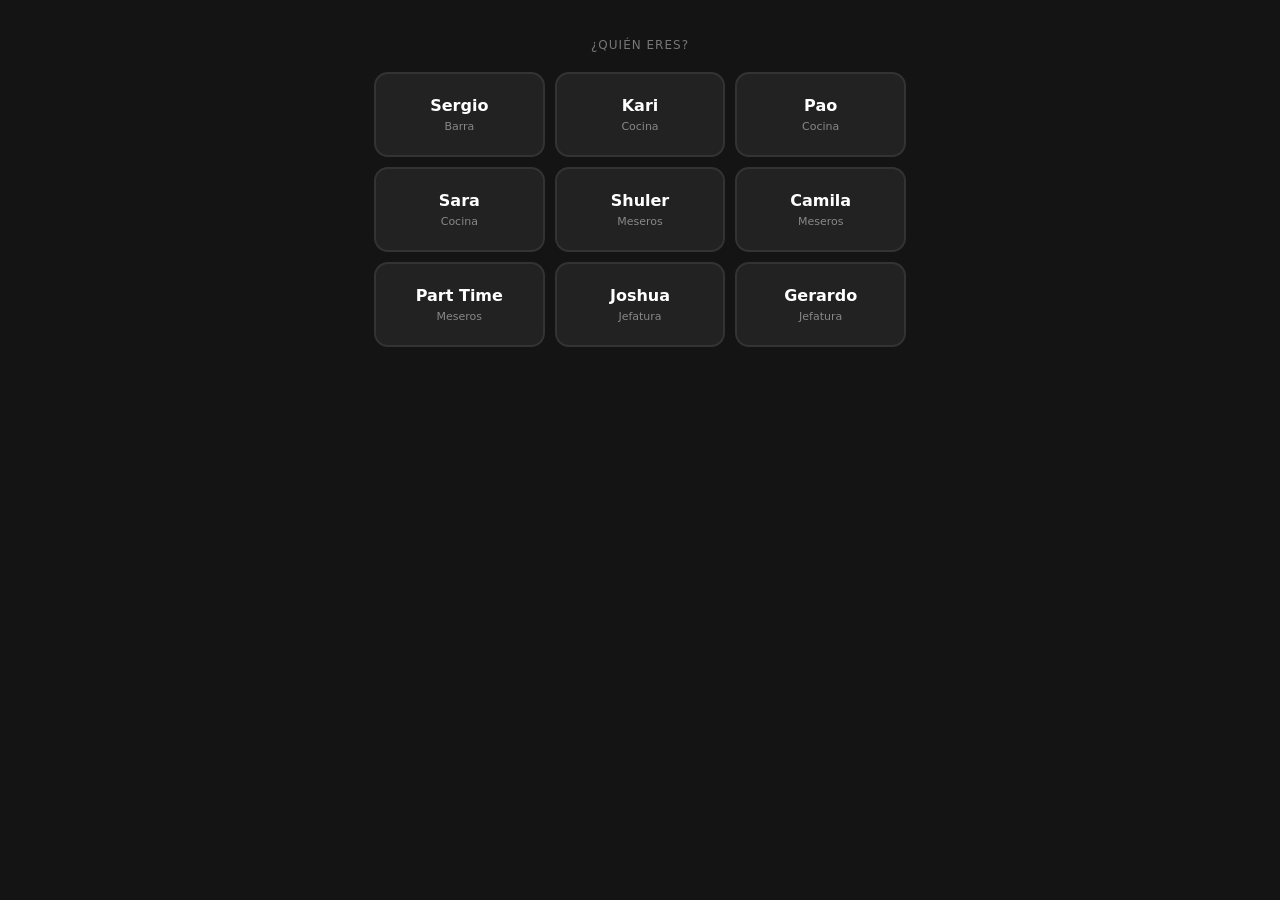
<file: estacion.html>
<!DOCTYPE html>
<html lang="es">
<head>
<meta charset="UTF-8">
<meta name="viewport" content="width=device-width, initial-scale=1.0, maximum-scale=1.0, user-scalable=no">
<title>Bodega — Rita Roux</title>
<style>
*, *::before, *::after { box-sizing: border-box; margin: 0; padding: 0; }
html, body { background: #141414; color: #fff; font-family: 'Segoe UI', system-ui, sans-serif; min-height: 100vh; overflow-x: hidden; }
.ctr  { max-width: 560px; margin: 0 auto; padding: 20px 14px 40px; }
.step { display: none; }
.step.active { display: block; }
.titulo { font-size: 12px; color: #777; text-align: center; margin-bottom: 20px; text-transform: uppercase; letter-spacing: 1px; }

/* ── Personas ── */
.grid-personas { display: grid; grid-template-columns: repeat(auto-fill, minmax(140px,1fr)); gap: 10px; }
.btn-persona {
  background: #222; border: 2px solid #333; border-radius: 14px; color: #fff;
  cursor: pointer; font-family: inherit; padding: 22px 10px; text-align: center;
  touch-action: manipulation; width: 100%; transition: background .1s, border-color .1s;
}
.btn-persona .p-nm  { font-size: 16px; font-weight: 700; display: block; color: #fff; }
.btn-persona .p-rol { font-size: 11px; color: #888; display: block; margin-top: 5px; }
.btn-persona:active { background: #2d4d30; border-color: #5e7e62; }

/* ── Botón volver ── */
.btn-volver { background: none; border: none; color: #777; font-size: 14px; cursor: pointer; padding: 0; margin-bottom: 16px; font-family: inherit; touch-action: manipulation; display: block; }

/* ── Chip ── */
.chip { display: inline-block; background: #222; border: 1px solid #333; border-radius: 20px; padding: 5px 14px; font-size: 12px; color: #888; margin-bottom: 14px; }
.chip b { color: #7a9e7e; }

/* ── Acciones ── */
.accs { display: flex; flex-direction: column; gap: 10px; }
.btn-acc {
  display: flex; align-items: center; gap: 16px; background: #1e1e1e;
  border: 2px solid #2a2a2a; border-radius: 13px; color: #fff;
  cursor: pointer; font-family: inherit; padding: 18px 16px; text-align: left;
  touch-action: manipulation; width: 100%; transition: background .1s, border-color .1s;
}
.btn-acc:active              { background: #2d4d30; border-color: #5e7e62; }
.btn-acc.rojo:active         { background: #4a1c1c; border-color: #c05050; }
.btn-acc.naranja:active      { background: #3a2200; border-color: #c8700a; }
.btn-acc .a-num  { font-size: 26px; font-weight: 900; min-width: 32px; text-align: center; color: #5e9e62; }
.btn-acc.rojo .a-num         { color: #e05252; }
.btn-acc.naranja .a-num      { color: #e09040; }
.btn-acc .a-titulo { font-size: 15px; font-weight: 700; color: #fff; display: block; }
.btn-acc .a-desc   { font-size: 11px; color: #777; display: block; margin-top: 3px; }

/* ── Buscador ── */
.buscador { margin-bottom: 12px; }
.buscador input { width: 100%; background: #1e1e1e; border: 2px solid #333; border-radius: 12px; color: #fff; font-size: 17px; padding: 13px 16px; font-family: inherit; }
.buscador input:focus { outline: none; border-color: #5e7e62; }
.buscador input::placeholder { color: #555; }

/* ── Lista de proveedores ── */
.lista-provs { display: flex; flex-direction: column; gap: 8px; }
.btn-prov {
  background: #1e1e1e; border: 2px solid #2a2a2a; border-radius: 13px; color: #fff;
  cursor: pointer; font-family: inherit; padding: 16px 18px; text-align: left; width: 100%;
  touch-action: manipulation; display: flex; justify-content: space-between; align-items: center;
  transition: background .1s, border-color .1s;
}
.btn-prov:active { background: #2d4d30; border-color: #5e7e62; }
.btn-prov .pr-nm  { font-size: 16px; font-weight: 700; color: #fff; }
.btn-prov .pr-sub { font-size: 11px; color: #777; display: block; margin-top: 3px; }
.btn-prov .pr-cnt { font-size: 13px; color: #5e9e62; font-weight: 700; white-space: nowrap; }
.vacio { color: #555; text-align: center; padding: 30px; font-size: 14px; }

/* ── Tabla de productos (entrada masiva) ── */
.prov-header { background: #1e1e1e; border-radius: 12px; padding: 14px 16px; margin-bottom: 10px; }
.ph-nm { font-size: 17px; font-weight: 700; color: #fff; }
.ph-cnt{ font-size: 12px; color: #777; margin-top: 3px; }
.accion-tabs { display: grid; grid-template-columns: 1fr 1fr; gap: 8px; margin-bottom: 14px; }
.tab-acc {
  background: #1e1e1e; border: 2px solid #333; border-radius: 10px; color: #888;
  cursor: pointer; font-family: inherit; font-size: 14px; font-weight: 600;
  padding: 11px; text-align: center; touch-action: manipulation; width: 100%; transition: all .1s;
}
.tab-acc.act-ent { background: #1a2e1a; border-color: #4a7e4a; color: #8fba92; }
.tab-acc.act-sal { background: #2e1a1a; border-color: #7e3a3a; color: #e08080; }
.tabla-accs { display: flex; justify-content: space-between; align-items: center; margin-bottom: 8px; font-size: 12px; }
.tabla-accs span { color: #555; }
.tabla-acc-btn { background: none; border: none; color: #666; font-size: 12px; cursor: pointer; font-family: inherit; touch-action: manipulation; padding: 2px 0; }
.tabla-prods { display: flex; flex-direction: column; margin-bottom: 14px; }
.fila-prod { display: flex; align-items: center; gap: 10px; padding: 12px 16px; border-bottom: 1px solid #222; background: #1a1a1a; }
.fila-prod:first-child { border-radius: 12px 12px 0 0; }
.fila-prod:last-child  { border-radius: 0 0 12px 12px; border-bottom: none; }
.fp-info { flex: 1; }
.fp-nm  { font-size: 14px; font-weight: 600; color: #fff; }
.fp-cat { font-size: 11px; color: #555; margin-top: 2px; }
.fp-qty { width: 84px; background: #111; border: 2px solid #333; border-radius: 9px; color: #fff; font-size: 18px; font-weight: 700; padding: 8px 5px; text-align: center; font-family: inherit; flex-shrink: 0; }
.fp-qty:focus { outline: none; border-color: #5e7e62; background: #151e15; }
.fp-unit { font-size: 12px; color: #555; min-width: 26px; text-align: right; flex-shrink: 0; }
.fp-qty.lleno { background: #1a2e1a; border-color: #4a7e4a; color: #8fba92; }

/* ── Lista de búsqueda (merma) ── */
.lista-search { display: flex; flex-direction: column; gap: 7px; max-height: 48vh; overflow-y: auto; margin-bottom: 14px; }
.btn-ing {
  background: #1e1e1e; border: 2px solid #2a2a2a; border-radius: 11px; color: #fff;
  cursor: pointer; font-family: inherit; padding: 14px 16px; text-align: left; width: 100%;
  touch-action: manipulation; display: flex; justify-content: space-between; align-items: center;
  transition: background .1s, border-color .1s;
}
.btn-ing:active, .btn-ing.sel { background: #3a2200; border-color: #c8700a; }
.btn-ing .bi-nm  { font-size: 14px; font-weight: 700; color: #fff; }
.btn-ing .bi-cat { font-size: 11px; color: #666; margin-top: 2px; }
.btn-ing .bi-un  { font-size: 13px; color: #e09040; font-weight: 600; }

/* ── Panel cantidad + motivo ── */
.qty-panel { background: #1e1e1e; border-radius: 12px; padding: 16px; margin-bottom: 14px; display: none; }
.qty-panel.visible { display: block; }
.qty-lbl { font-size: 14px; font-weight: 700; color: #e09040; margin-bottom: 12px; }
.qty-row { display: flex; align-items: center; gap: 10px; margin-bottom: 10px; }
.qty-row input { flex: 1; background: #111; border: 2px solid #333; border-radius: 10px; color: #fff; font-size: 26px; font-weight: 700; padding: 10px; text-align: center; font-family: inherit; }
.qty-row input:focus { outline: none; border-color: #c8700a; }
.qty-row .qu { font-size: 13px; color: #666; min-width: 28px; }
.qty-steps { display: flex; gap: 7px; margin-bottom: 12px; }
.qty-step { background: #2a2a2a; border: none; border-radius: 8px; color: #fff; font-size: 17px; font-weight: 700; padding: 9px 14px; cursor: pointer; flex: 1; font-family: inherit; touch-action: manipulation; }
.qty-step:active { background: #3a3a3a; }
.motivo-lbl { font-size: 12px; color: #777; margin-bottom: 6px; display: block; }
.motivo-sel { width: 100%; background: #111; border: 2px solid #333; border-radius: 10px; color: #fff; font-size: 14px; padding: 10px 12px; font-family: inherit; margin-bottom: 12px; }

/* ── Comentario ── */
.coment-box { margin-bottom: 14px; }
.coment-box label { font-size: 12px; color: #777; display: block; margin-bottom: 7px; }
.coment-box textarea { width: 100%; background: #1a1a1a; border: 2px solid #2a2a2a; border-radius: 10px; color: #fff; font-size: 14px; padding: 10px 14px; font-family: inherit; resize: none; height: 68px; }
.coment-box textarea:focus { outline: none; border-color: #5e7e62; }
.coment-box textarea::placeholder { color: #444; }

/* ── Botón enviar ── */
.btn-env { width: 100%; border: none; border-radius: 12px; color: #fff; font-size: 16px; font-weight: 700; padding: 17px; cursor: pointer; font-family: inherit; touch-action: manipulation; }
.btn-env.verde   { background: #2d5e35; }
.btn-env.rojo    { background: #6e2a2a; }
.btn-env.naranja { background: #7a3e0a; }
.btn-env:disabled { background: #2a2a2a; color: #555; }
.resumen { font-size: 12px; color: #555; text-align: center; margin-bottom: 10px; }
.resumen b { color: #5e9e62; }

/* ── Éxito ── */
.ok-box { text-align: center; padding: 32px 14px; }
.ok-icon { font-size: 52px; margin-bottom: 14px; }
.ok-titulo  { font-size: 18px; font-weight: 700; color: #fff; margin-bottom: 8px; }
.ok-detalle { font-size: 13px; color: #888; line-height: 1.6; margin-bottom: 6px; }
.ok-detalle b { color: #5e9e62; }
.ok-btns { display: flex; flex-direction: column; gap: 9px; margin-top: 24px; }
.ok-btns button { background: #1e1e1e; border: 2px solid #2a2a2a; border-radius: 11px; color: #fff; font-size: 14px; padding: 13px; cursor: pointer; font-family: inherit; touch-action: manipulation; }
.ok-btns button.p { background: #2d4d30; border-color: #5e7e62; }

.cargando { color: #555; text-align: center; padding: 24px; font-size: 13px; }
@media (max-width: 480px) { .fp-qty { width: 74px; font-size: 16px; } .fp-nm { font-size: 13px; } }
</style>
</head>
<body>
<div class="ctr">

<!-- PASO 1: PERSONA -->
<div class="step active" id="step-persona">
  <div class="titulo" style="margin-top:18px">¿Quién eres?</div>
  <div class="grid-personas" id="grid-personas"></div>
</div>

<!-- PASO 2: ACCIÓN -->
<div class="step" id="step-accion">
  <button type="button" class="btn-volver" onclick="irPaso('step-persona')">← Volver</button>
  <div class="chip" id="chip-acc"></div>
  <div class="accs">
    <button type="button" class="btn-acc" onclick="iniciarAccionBodega('ENTRADA')">
      <span class="a-num">+</span>
      <span>
        <span class="a-titulo">Recibir mercadería</span>
        <span class="a-desc">Ingresa productos que llegaron a bodega</span>
      </span>
    </button>
    <button type="button" class="btn-acc rojo" onclick="iniciarAccionBodega('SALIDA')">
      <span class="a-num">−</span>
      <span>
        <span class="a-titulo">Sacar de bodega</span>
        <span class="a-desc">Retira productos que se usaron o devolvieron</span>
      </span>
    </button>
    <button type="button" class="btn-acc naranja" onclick="irPaso('step-merma')">
      <span class="a-num" style="color:#e09040">!</span>
      <span>
        <span class="a-titulo">Registrar merma</span>
        <span class="a-desc">Roto, vencido, error de preparación o pérdida</span>
      </span>
    </button>
    <button type="button" class="btn-acc" onclick="irPaso('step-conteo')" style="border-color:#3a3a5a">
      <span class="a-num" style="color:#8080e0">&#10003;</span>
      <span>
        <span class="a-titulo">Contar inventario</span>
        <span class="a-desc">Conteo físico de los productos de tu área</span>
      </span>
    </button>
  </div>
</div>

<!-- PASO 3a: BUSCAR PROVEEDOR -->
<div class="step" id="step-proveedor">
  <button type="button" class="btn-volver" onclick="irPaso('step-accion')">← Volver</button>
  <div class="chip" id="chip-prov"></div>
  <div class="buscador">
    <input type="search" id="buscar-prov" placeholder="Buscar proveedor o producto…" oninput="filtrarProvs()" autocomplete="off">
  </div>
  <div id="lista-provs">
    <div class="cargando" id="msg-carga">Cargando proveedores…</div>
  </div>
</div>

<!-- PASO 3b: PRODUCTOS DEL PROVEEDOR (entrada/salida masiva) -->
<div class="step" id="step-ingreso">
  <button type="button" class="btn-volver" onclick="irPaso('step-proveedor')">← Volver</button>
  <div class="chip" id="chip-ing"></div>
  <div class="prov-header" id="prov-header"></div>
  <div class="accion-tabs">
    <button type="button" class="tab-acc act-ent" id="tab-ent" onclick="setAccion('ENTRADA')">Ingresar a bodega</button>
    <button type="button" class="tab-acc"         id="tab-sal" onclick="setAccion('SALIDA')">Sacar de bodega</button>
  </div>
  <div class="tabla-accs">
    <span id="cnt-llenos">0 productos con cantidad</span>
    <button type="button" class="tabla-acc-btn" onclick="limpiarCants()">Limpiar todo</button>
  </div>
  <div class="tabla-prods" id="tabla-prods"></div>
  <div class="coment-box">
    <label>Comentario general (opcional)</label>
    <textarea id="coment-ing" placeholder="ej. llegó completo, faltó algo, llegó con nota de crédito…"></textarea>
  </div>
  <div class="resumen" id="resumen-ing"></div>
  <button type="button" class="btn-env verde" id="btn-env-ing" onclick="enviarIngreso()">Registrar entrada</button>
</div>

<!-- PASO 3c: MERMA — buscar producto -->
<div class="step" id="step-merma">
  <button type="button" class="btn-volver" onclick="irPaso('step-accion')">← Volver</button>
  <div class="chip" id="chip-merma"></div>
  <div class="buscador">
    <input type="search" id="buscar-merma" placeholder="Buscar producto a mermar…" oninput="filtrarMerma()" autocomplete="off">
  </div>
  <div class="lista-search" id="lista-merma">
    <div class="cargando">Escribe para buscar un producto…</div>
  </div>
  <div class="qty-panel" id="qty-merma-panel">
    <div class="qty-lbl" id="qty-merma-lbl"></div>
    <div class="qty-row">
      <input type="number" id="qty-merma-val" min="0.01" step="any" placeholder="0" inputmode="decimal">
      <span class="qu" id="qty-merma-unit"></span>
    </div>
    <div class="qty-steps">
      <button type="button" class="qty-step" onclick="ajMerma(-1)">−1</button>
      <button type="button" class="qty-step" onclick="ajMerma(+1)">+1</button>
      <button type="button" class="qty-step" onclick="ajMerma(+0.5)">+½</button>
    </div>
    <label class="motivo-lbl">Motivo de la merma</label>
    <select class="motivo-sel" id="motivo-merma">
      <option value="Rotura">Rotura</option>
      <option value="Caducidad / vencimiento">Caducidad / vencimiento</option>
      <option value="Error de preparación">Error de preparación</option>
      <option value="Robo o pérdida">Robo o pérdida</option>
      <option value="Otro">Otro</option>
    </select>
    <div class="coment-box">
      <label>Detalle adicional (opcional)</label>
      <textarea id="coment-merma" placeholder="ej. se cayó la bolsa, llegó vencida del proveedor…"></textarea>
    </div>
    <button type="button" class="btn-env naranja" id="btn-env-merma" onclick="enviarMerma()">Registrar merma</button>
  </div>
</div>

<!-- PASO 3d: CONTAR INVENTARIO -->
<div class="step" id="step-conteo">
  <button type="button" class="btn-volver" onclick="irPaso('step-accion')">← Volver</button>
  <div class="chip" id="chip-conteo"></div>
  <div class="prov-header" style="margin-bottom:12px">
    <div class="ph-nm">Conteo físico</div>
    <div class="ph-cnt" id="cnt-conteo-desc">Solo productos de tu área y que importa controlar</div>
  </div>
  <div class="tabla-prods" id="tabla-conteo"></div>
  <div class="coment-box">
    <label>Observaciones generales (opcional)</label>
    <textarea id="coment-conteo" placeholder="ej. faltaba luz en bodega, algunos envases dañados…"></textarea>
  </div>
  <button type="button" class="btn-env" id="btn-env-conteo" onclick="enviarConteo()"
          style="background:#4040a0">Enviar conteo</button>
</div>

<!-- PASO 4: ÉXITO -->
<div class="step" id="step-ok">
  <div class="ok-box">
    <div class="ok-icon"   id="ok-icon">✅</div>
    <div class="ok-titulo" id="ok-titulo"></div>
    <div class="ok-detalle" id="ok-detalle"></div>
    <div class="ok-detalle" id="ok-quien" style="margin-top:4px;color:#555"></div>
    <div class="ok-btns" id="ok-btns"></div>
  </div>
</div>

</div>

<script>
// ══ URL del Apps Script — NO editar esta línea manualmente ══
const AS_URL = 'https://script.google.com/macros/s/AKfycbxT4ky7jnRfTifovP3NEZCeynV4kZKBnZ6jjuvVd3Kzr1KlUkpMKc7HVV_YrK3J_3oC/exec';

// ══ Personal y su estación ══
const PERSONAL = [
  { nombre:'Sergio',    rol:'Barra',    est:'BARRA'    },
  { nombre:'Kari',      rol:'Cocina',   est:'COCINA'   },
  { nombre:'Pao',       rol:'Cocina',   est:'COCINA'   },
  { nombre:'Sara',      rol:'Cocina',   est:'COCINA'   },
  { nombre:'Shuler',    rol:'Meseros',  est:'GAZON'    },
  { nombre:'Camila',    rol:'Meseros',  est:'GAZON'    },
  { nombre:'Part Time', rol:'Meseros',  est:'GAZON'    },
  { nombre:'Joshua',    rol:'Jefatura', est:'JEFATURA' },
  { nombre:'Gerardo',   rol:'Jefatura', est:'JEFATURA' },
];

const CAT = { CAF:'Café',LAC:'Lácteos',FRV:'Frutas y Verduras',FVR:'Frutas y Verduras',ABA:'Abarrotes',SEM:'Semillas',EMB:'Embutidos',QUE:'Quesos',CAR:'Carnes',CON:'Condimentos',PAN:'Panes',BEB:'Bebidas',BOL:'Bollería',BOLL:'Bollería',SUB:'Preparaciones',SR:'Preparaciones' };
const catDe = id => CAT[((id||'').match(/^[A-Za-z]+/)||[''])[0].toUpperCase()] || 'Otros';

// ══ Estado ══
let persona = '', personaRol = '', personaEst = '';
let ingFlat = [];         // todos los ingredientes en lista plana
let ingMiEst = [];        // ingredientes de mi estación
let proveedores = {};     // agrupados por proveedor (solo de mi estación)
let provActual  = '';
let accionActual = 'ENTRADA';
let mermaIng = null;

// ══ API ══
async function api(accion, extra) {
  if (!AS_URL) return { ok: true, _demo: true, data: [] };
  try {
    const r = await fetch(AS_URL, { method:'POST', body: JSON.stringify({ accion, ...extra }) });
    return r.json();
  } catch(e) { return { ok: false, error: e.message }; }
}

// ══ Inicialización ══
window.addEventListener('DOMContentLoaded', async () => {
  // Botones de persona
  document.getElementById('grid-personas').innerHTML = PERSONAL.map(p =>
    `<button type="button" class="btn-persona" onclick="elegirPersona('${p.nombre}','${p.rol}','${p.est}')">
       <span class="p-nm">${p.nombre}</span>
       <span class="p-rol">${p.rol}</span>
     </button>`
  ).join('');
  // Cargar ingredientes (en segundo plano)
  cargarIngredientes();
});

// Clave y TTL del caché local (1 hora — los ingredientes no cambian a cada rato)
const CACHE_KEY = 'rr_ings_v2';
const CACHE_TTL = 60 * 60 * 1000;

function procesarIngredientes(data) {
  ingFlat = (data || []).map(row => ({
    id: row[0], nombre: row[1], unidad: row[2],
    stockMinimo: +row[3]||0, costoActual: +row[4]||0,
    proveedor: row[5]||'Sin proveedor', seguimiento: row[6]||'NORMAL',
    estacion: (row[7]||'').toUpperCase(), cat: catDe(row[0]),
  })).filter(i => i.seguimiento !== 'NO_CONTAR');
  document.getElementById('msg-carga').style.display = 'none';
  actualizarFiltroEstacion();
}

async function cargarIngredientes() {
  // 1) Intenta mostrar desde caché local primero — aparece INSTANTÁNEO
  try {
    const cached = JSON.parse(localStorage.getItem(CACHE_KEY) || 'null');
    if (cached && Date.now() - cached.ts < CACHE_TTL && cached.data?.length) {
      procesarIngredientes(cached.data);
      // Actualiza el caché en segundo plano sin bloquear la UI
      api('getIngredientes').then(r => {
        if (r.ok && r.data?.length) {
          localStorage.setItem(CACHE_KEY, JSON.stringify({ ts: Date.now(), data: r.data }));
        }
      }).catch(() => {});
      return; // ya mostrado desde caché, no esperar la red
    }
  } catch(e) {}

  // 2) Sin caché: muestra "Cargando…" con timeout de 12 seg
  const msgEl = document.getElementById('msg-carga');
  msgEl.style.display = 'block';
  msgEl.textContent = 'Cargando productos…';

  const timeout = new Promise(resolve =>
    setTimeout(() => resolve({ ok: false, _timeout: true }), 12000)
  );
  const r = await Promise.race([api('getIngredientes'), timeout]);

  if (r._timeout || !r.ok) {
    msgEl.innerHTML = '⚠ No se pudo cargar.<br>' +
      '<button type="button" onclick="cargarIngredientes()" ' +
      'style="margin-top:10px;background:#3a3a3a;border:none;color:#fff;padding:9px 18px;border-radius:8px;cursor:pointer;font-family:inherit">Reintentar</button>';
    return;
  }

  // 3) Guarda en caché y muestra
  try { localStorage.setItem(CACHE_KEY, JSON.stringify({ ts: Date.now(), data: r.data })); } catch(e) {}
  procesarIngredientes(r.data);
}

// Filtra los ingredientes visibles según la estación de quien está usando la app
function actualizarFiltroEstacion() {
  ingMiEst = ingFlat.filter(i => {
    if (personaEst === 'JEFATURA') return true;
    const e = i.estacion;
    return !e || e === 'TODOS' || e === personaEst;
  });
  // Agrupar por proveedor
  proveedores = {};
  ingMiEst.forEach(i => {
    if (!proveedores[i.proveedor]) proveedores[i.proveedor] = [];
    proveedores[i.proveedor].push(i);
  });
  Object.values(proveedores).forEach(arr => arr.sort((a,b) => a.nombre.localeCompare(b.nombre)));
  renderProveedores('');
}

// ══ PASO 1: Persona ══
function elegirPersona(nombre, rol, est) {
  persona = nombre; personaRol = rol; personaEst = est;
  const chip = `Sesión de <b>${nombre}</b> (${rol})`;
  document.getElementById('chip-acc').innerHTML    = chip;
  document.getElementById('chip-prov').innerHTML   = chip;
  document.getElementById('chip-ing').innerHTML    = chip;
  document.getElementById('chip-merma').innerHTML  = chip;
  actualizarFiltroEstacion(); // re-filtra al saber quién es
  irPaso('step-accion');
}

// ══ Inicia la acción de bodega (Ingresar o Sacar) y va a selección de proveedor ══
function iniciarAccionBodega(tipo) {
  accionActual = tipo;
  // Pre-seleccionar el tab correcto cuando llegue a step-ingreso
  irPaso('step-proveedor');
}

// ══ PASO 3a: Proveedores ══
function filtrarProvs() {
  renderProveedores(document.getElementById('buscar-prov').value.toLowerCase().trim());
}

function renderProveedores(q) {
  const nombres   = Object.keys(proveedores).sort((a,b) => a.localeCompare(b));
  const filtrados = nombres.filter(prov => {
    if (!q) return true;
    if (prov.toLowerCase().includes(q)) return true;
    return proveedores[prov].some(i => i.nombre.toLowerCase().includes(q));
  });
  const cont = document.getElementById('lista-provs');
  if (!filtrados.length && ingFlat.length === 0) {
    cont.innerHTML = `<div class="cargando">Cargando datos…</div>`; return;
  }
  if (!filtrados.length) {
    cont.innerHTML = `<div class="vacio">Sin resultados para "${q}"</div>`; return;
  }
  cont.innerHTML = `<div class="lista-provs">` +
    filtrados.map(prov => {
      const cnt  = proveedores[prov].length;
      const cats = [...new Set(proveedores[prov].map(i=>i.cat))].slice(0,3).join(', ');
      return `<button type="button" class="btn-prov"
                      onclick="seleccionarProv('${prov.replace(/'/g,"\\'")}')">
                <div>
                  <div class="pr-nm">${prov}</div>
                  <div class="pr-sub">${cats}</div>
                </div>
                <div class="pr-cnt">${cnt} prod.</div>
              </button>`;
    }).join('') + `</div>`;
}

// ══ PASO 3b: Vista masiva por proveedor ══
function seleccionarProv(nombre) {
  provActual = nombre;
  const ings = proveedores[nombre] || [];
  // accionActual ya viene seteado desde iniciarAccionBodega(), no lo reseteamos
  document.getElementById('prov-header').innerHTML =
    `<div class="ph-nm">${nombre}</div><div class="ph-cnt">${ings.length} producto${ings.length>1?'s':''} de tu área</div>`;
  const ent = accionActual !== 'SALIDA';
  document.getElementById('tab-ent').className = ent ? 'tab-acc act-ent' : 'tab-acc';
  document.getElementById('tab-sal').className = !ent ? 'tab-acc act-sal' : 'tab-acc';
  document.getElementById('btn-env-ing').className = 'btn-env ' + (ent?'verde':'rojo');
  document.getElementById('btn-env-ing').textContent = ent ? 'Registrar entrada' : 'Registrar salida';
  document.getElementById('tabla-prods').innerHTML = ings.map(i =>
    `<div class="fila-prod">
       <div class="fp-info">
         <div class="fp-nm">${i.nombre}</div>
         <div class="fp-cat">${i.cat}</div>
       </div>
       <input type="number" class="fp-qty" id="qty-${i.id}" min="0" step="any"
              placeholder="—" inputmode="decimal"
              oninput="this.classList.toggle('lleno',this.value>0); actualizarResumen()">
       <div class="fp-unit">${i.unidad}</div>
     </div>`
  ).join('');
  document.getElementById('coment-ing').value = '';
  actualizarResumen();
  irPaso('step-ingreso');
}

function setAccion(tipo) {
  accionActual = tipo;
  const ent = tipo === 'ENTRADA';
  document.getElementById('tab-ent').className = ent ? 'tab-acc act-ent' : 'tab-acc';
  document.getElementById('tab-sal').className = !ent ? 'tab-acc act-sal' : 'tab-acc';
  document.getElementById('btn-env-ing').className = 'btn-env ' + (ent?'verde':'rojo');
  document.getElementById('btn-env-ing').textContent = ent ? 'Registrar entrada' : 'Registrar salida';
  actualizarResumen();
}

function limpiarCants() {
  document.querySelectorAll('.fp-qty').forEach(i => { i.value=''; i.classList.remove('lleno'); });
  actualizarResumen();
}

function actualizarResumen() {
  const ings   = proveedores[provActual] || [];
  const llenos = ings.filter(i => parseFloat(document.getElementById('qty-'+i.id)?.value||'') > 0);
  document.getElementById('cnt-llenos').textContent =
    llenos.length ? `${llenos.length} producto${llenos.length>1?'s':''} con cantidad` : '0 productos con cantidad';
  const ent = accionActual === 'ENTRADA';
  const res = document.getElementById('resumen-ing');
  const btn = document.getElementById('btn-env-ing');
  if (llenos.length) {
    res.innerHTML = `Se ${ent?'ingresarán':'retirarán'} <b>${llenos.length} producto${llenos.length>1?'s':''}</b> de ${provActual}`;
    btn.disabled = false;
  } else {
    res.innerHTML = 'Ingresa al menos una cantidad';
    btn.disabled = true;
  }
}

async function enviarIngreso() {
  const ings  = proveedores[provActual] || [];
  const ahora = new Date();
  const fecha = ahora.toISOString().slice(0,10);
  const hora  = ahora.toTimeString().slice(0,5);
  const coment= document.getElementById('coment-ing').value.trim();
  const ent   = accionActual === 'ENTRADA';
  const btn   = document.getElementById('btn-env-ing');
  btn.disabled = true; btn.textContent = 'Guardando…';

  const aGuardar = ings.map(i => ({
    ing: i, qty: parseFloat(document.getElementById('qty-'+i.id)?.value||'')||0
  })).filter(x => x.qty > 0);

  if (!aGuardar.length) {
    btn.disabled = false; btn.textContent = ent?'Registrar entrada':'Registrar salida'; return;
  }
  const movs = aGuardar.map(({ing,qty}) => ({
    fecha: ahora.toISOString(), tipo: ent?'ENTRADA':'SALIDA_BODEGA',
    idIngrediente: ing.id, nombreIngrediente: ing.nombre,
    cantidad: ent?qty:-qty, unidad: ing.unidad, costoUnitario: ing.costoActual||'',
    referencia: `${ent?'Entrada':'Salida'} — ${provActual}`, usuario: persona, comentario: coment,
  }));
  const msg = `${persona} registró ${ent?'entrada':'salida'} de ${aGuardar.length} producto(s) de ${provActual}`;
  try {
    await api('registrarEntradaMasiva', { movimientos:movs, mensaje:msg, fecha, hora, usuario:persona, proveedor:provActual });
    mostrarOk(ent?'✅':'📤', ent?'Entrada registrada':'Salida registrada',
      `<b>${aGuardar.length} producto${aGuardar.length>1?'s':''}</b> de <b>${provActual}</b>${coment?'<br>'+coment:''}`,
      `${persona} · ${fecha} ${hora}`,
      [{ lbl:'Recibir de otro proveedor', p:true, fn:'irPaso("step-proveedor")' },
       { lbl:'Cambiar acción', fn:'irPaso("step-accion")' }]
    );
  } catch(e) {
    alert('Error: '+e.message);
    btn.disabled=false; btn.textContent=ent?'Registrar entrada':'Registrar salida';
  }
}

// ══ PASO 3c: Merma ══
function filtrarMerma() {
  const q = document.getElementById('buscar-merma').value.toLowerCase().trim();
  const cont = document.getElementById('lista-merma');
  if (!q) { cont.innerHTML = '<div class="cargando">Escribe para buscar un producto…</div>'; return; }
  const items = ingMiEst.filter(i => i.nombre.toLowerCase().includes(q) || i.id.toLowerCase().includes(q))
    .sort((a,b)=>a.nombre.localeCompare(b.nombre)).slice(0,40);
  if (!items.length) { cont.innerHTML = `<div class="vacio">Sin resultados para "${q}"</div>`; return; }
  cont.innerHTML = items.map(i =>
    `<button type="button" class="btn-ing${mermaIng&&mermaIng.id===i.id?' sel':''}"
             onclick="selMerma('${i.id}')">
       <div>
         <div class="bi-nm">${i.nombre}</div>
         <div class="bi-cat">${i.cat}</div>
       </div>
       <div class="bi-un">${i.unidad}</div>
     </button>`
  ).join('');
}

function selMerma(id) {
  mermaIng = ingMiEst.find(i => i.id === id);
  if (!mermaIng) return;
  filtrarMerma(); // re-render para marcar sel
  document.getElementById('qty-merma-lbl').textContent  = mermaIng.nombre;
  document.getElementById('qty-merma-unit').textContent = mermaIng.unidad;
  document.getElementById('qty-merma-val').value = '';
  document.getElementById('coment-merma').value  = '';
  const panel = document.getElementById('qty-merma-panel');
  panel.classList.add('visible');
  panel.scrollIntoView({ behavior:'smooth', block:'nearest' });
  document.getElementById('qty-merma-val').focus();
}

function ajMerma(d) {
  const inp = document.getElementById('qty-merma-val');
  inp.value = Math.max(0, (parseFloat(inp.value)||0) + d);
}

async function enviarMerma() {
  if (!mermaIng) return;
  const cant = parseFloat(document.getElementById('qty-merma-val').value);
  if (!cant || cant <= 0) { document.getElementById('qty-merma-val').focus(); return; }
  const motivo = document.getElementById('motivo-merma').value;
  const coment = document.getElementById('coment-merma').value.trim();
  const btn    = document.getElementById('btn-env-merma');
  btn.disabled = true; btn.textContent = 'Guardando…';
  const ahora  = new Date();
  const fecha  = ahora.toISOString().slice(0,10);
  const hora   = ahora.toTimeString().slice(0,5);
  const msg    = `${persona} registró merma de ${cant} ${mermaIng.unidad} de ${mermaIng.nombre} — ${motivo}`;
  const movs   = [{
    fecha: ahora.toISOString(), tipo: 'MERMA',
    idIngrediente: mermaIng.id, nombreIngrediente: mermaIng.nombre,
    cantidad: -cant, unidad: mermaIng.unidad, costoUnitario: mermaIng.costoActual||'',
    referencia: motivo, usuario: persona, comentario: coment,
  }];
  try {
    await api('registrarEntradaMasiva', { movimientos:movs, mensaje:msg, fecha, hora, usuario:persona, proveedor:'' });
    mermaIng = null;
    document.getElementById('buscar-merma').value = '';
    document.getElementById('lista-merma').innerHTML = '<div class="cargando">Escribe para buscar un producto…</div>';
    document.getElementById('qty-merma-panel').classList.remove('visible');
    mostrarOk('⚠️','Merma registrada',
      `<b>${cant} ${movs[0].unidad}</b> de <b>${movs[0].nombreIngrediente}</b><br>Motivo: ${motivo}${coment?'<br>'+coment:''}`,
      `${persona} · ${fecha} ${hora}`,
      [{ lbl:'Registrar otra merma', p:true, fn:'irPaso("step-merma")' },
       { lbl:'Volver a acciones', fn:'irPaso("step-accion")' }]
    );
  } catch(e) {
    alert('Error: '+e.message);
    btn.disabled=false; btn.textContent='Registrar merma';
  }
}

// ══ CONTEO INVENTARIO ══
// Muestra los productos de la estación del usuario, ordenados: CRITICO primero, luego NORMAL.
// NO muestra los NO_CONTAR (sal, pimienta, especias) — son los de "no importancia".
function cargarConteo() {
  const chip = `Conteo · <b>${persona}</b> (${personaRol})`;
  document.getElementById('chip-conteo').innerHTML = chip;

  const aCont = ingMiEst
    .filter(i => i.seguimiento === 'CRITICO' || i.seguimiento === 'NORMAL')
    .sort((a,b) => {
      if (a.seguimiento === b.seguimiento) return a.nombre.localeCompare(b.nombre);
      return a.seguimiento === 'CRITICO' ? -1 : 1;
    });

  document.getElementById('cnt-conteo-desc').textContent =
    `${aCont.length} productos de tu área (Críticos primero)`;

  document.getElementById('tabla-conteo').innerHTML = aCont.map(i =>
    `<div class="fila-prod" style="${i.seguimiento==='CRITICO'?'border-left:3px solid #e09040':''}">
       <div class="fp-info">
         <div class="fp-nm">${i.nombre}${i.seguimiento==='CRITICO'?' <span style="font-size:10px;color:#e09040">● crítico</span>':''}</div>
         <div class="fp-cat">${i.cat}${i.stockMinimo?' · mín. '+i.stockMinimo+' '+i.unidad:''}</div>
       </div>
       <input type="number" class="fp-qty" id="cnt-${i.id}" min="0" step="any"
              placeholder="—" inputmode="decimal"
              oninput="this.classList.toggle('lleno',this.value>=0&&this.value!=='')">
       <div class="fp-unit">${i.unidad}</div>
     </div>`
  ).join('');
}

async function enviarConteo() {
  const ahora  = new Date();
  const fecha  = ahora.toISOString().slice(0,10);
  const hora   = ahora.toTimeString().slice(0,5);
  const coment = document.getElementById('coment-conteo').value.trim();
  const btn    = document.getElementById('btn-env-conteo');

  const aCont = ingMiEst.filter(i => i.seguimiento === 'CRITICO' || i.seguimiento === 'NORMAL');
  const registros = aCont
    .map(i => ({ ing:i, qty: document.getElementById('cnt-'+i.id)?.value }))
    .filter(x => x.qty !== '' && x.qty !== undefined && x.qty !== null);

  if (!registros.length) { alert('Ingresa al menos una cantidad para enviar el conteo.'); return; }

  btn.disabled = true; btn.textContent = 'Guardando…';

  // Cada conteo se guarda como movimiento tipo AJUSTE_CONTEO en el Sheet
  const movs = registros.map(({ing, qty}) => ({
    fecha: ahora.toISOString(), tipo: 'AJUSTE_CONTEO',
    idIngrediente: ing.id, nombreIngrediente: ing.nombre,
    cantidad: parseFloat(qty)||0, unidad: ing.unidad, costoUnitario: ing.costoActual||'',
    referencia: `Conteo físico — ${personaRol}`, usuario: persona,
    comentario: coment,
  }));

  const msg = `${persona} envió conteo físico de ${registros.length} producto(s) (${personaRol})`;
  try {
    await api('registrarEntradaMasiva', { movimientos:movs, mensaje:msg, fecha, hora, usuario:persona, proveedor:personaRol });
    mostrarOk('☑️','Conteo registrado',
      `<b>${registros.length} producto${registros.length>1?'s':''}</b> contados de tu área${coment?'<br>'+coment:''}`,
      `${persona} · ${fecha} ${hora}`,
      [{ lbl:'Hacer otro conteo', p:true, fn:'irPaso("step-conteo")' },
       { lbl:'Volver al inicio', fn:'irPaso("step-accion")' }]
    );
  } catch(e) {
    alert('Error: '+e.message);
    btn.disabled=false; btn.textContent='Enviar conteo';
  }
}

// ══ Pantalla de éxito genérica ══
function mostrarOk(icon, titulo, detalle, quien, btns) {
  document.getElementById('ok-icon').textContent    = icon;
  document.getElementById('ok-titulo').textContent  = titulo;
  document.getElementById('ok-detalle').innerHTML   = detalle;
  document.getElementById('ok-quien').textContent   = quien;
  document.getElementById('ok-btns').innerHTML = btns.map(b =>
    `<button type="button" class="${b.p?'p':''}" onclick="${b.fn}">${b.lbl}</button>`
  ).join('');
  irPaso('step-ok');
}

// ══ Navegación ══
function irPaso(id) {
  document.querySelectorAll('.step').forEach(s => s.classList.remove('active'));
  document.getElementById(id).classList.add('active');
  if (id === 'step-proveedor') {
    document.getElementById('buscar-prov').value = '';
    renderProveedores('');
  }
  if (id === 'step-merma') {
    document.getElementById('buscar-merma').value = '';
    document.getElementById('lista-merma').innerHTML = '<div class="cargando">Escribe para buscar un producto…</div>';
    document.getElementById('qty-merma-panel').classList.remove('visible');
    mermaIng = null;
  }
  if (id === 'step-conteo') {
    document.getElementById('coment-conteo').value = '';
    cargarConteo();
  }
}
</script>
</body>
</html>
</file>
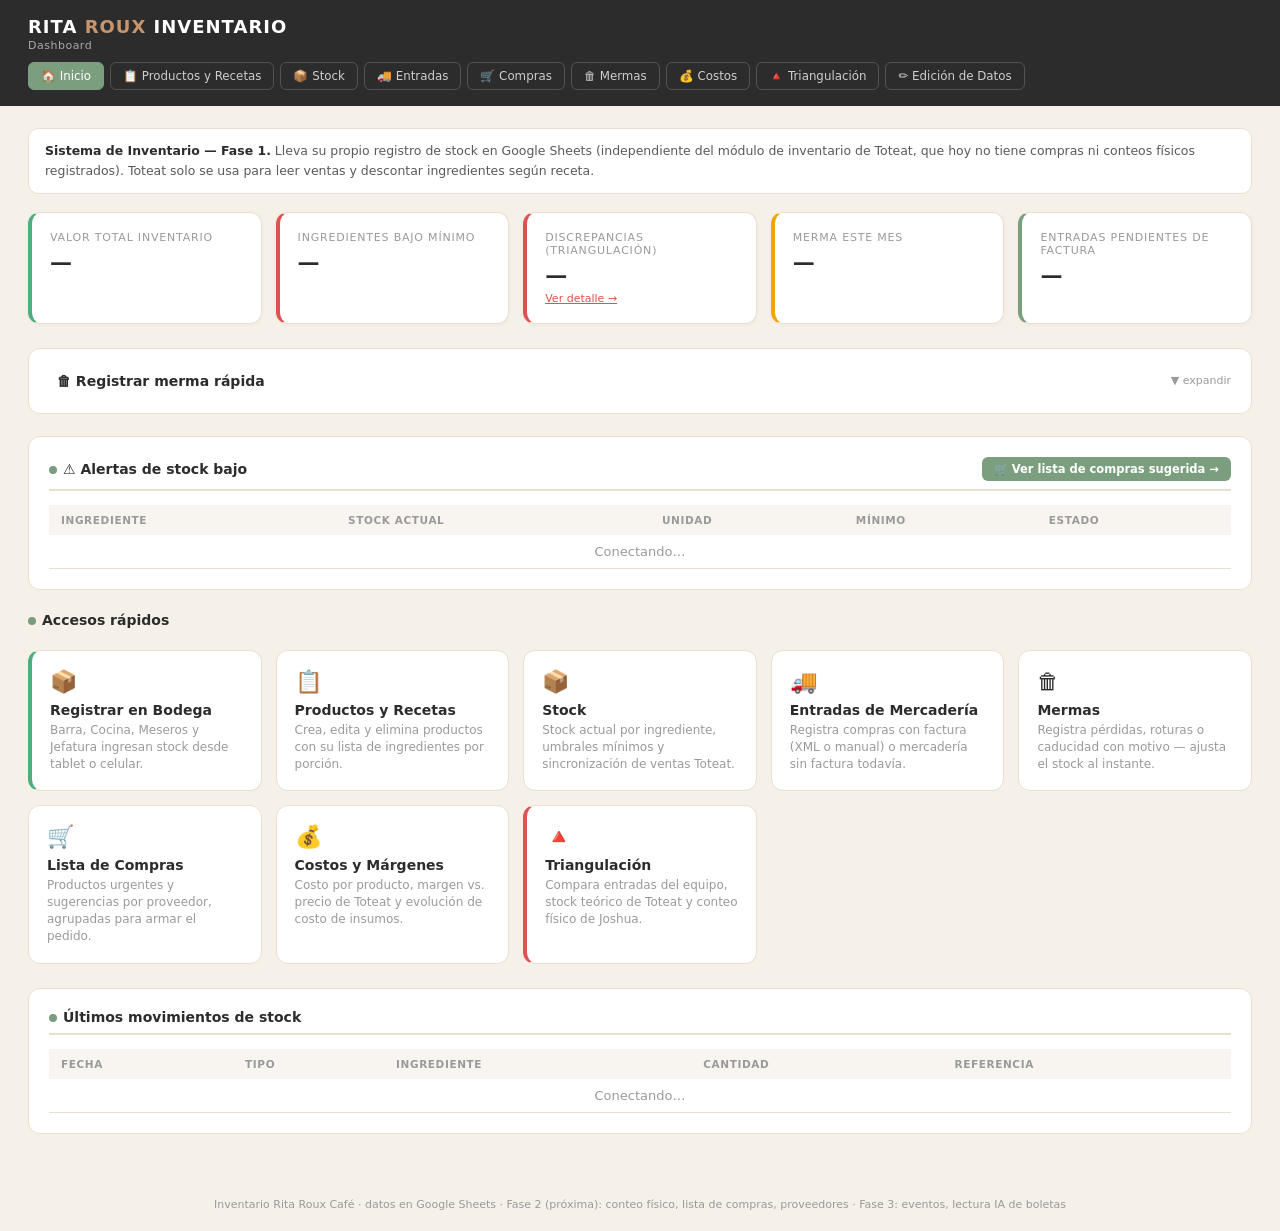
<file: inicio.html>
<!DOCTYPE html>
<html lang="es">
<head>
<meta charset="UTF-8">
<meta name="viewport" content="width=device-width, initial-scale=1.0">
<title>Inicio — Inventario Rita Roux</title>
<link rel="stylesheet" href="theme.css">
<style>
  .quick-grid { display: grid; grid-template-columns: repeat(auto-fit, minmax(220px,1fr)); gap: 14px; }
  .quick-card { display: block; background: var(--card); border: 1px solid var(--border); border-radius: 12px; padding: 18px; text-decoration: none; color: var(--dark); transition: box-shadow .15s, border-color .15s; }
  .quick-card:hover { box-shadow: 0 4px 14px rgba(0,0,0,.08); border-color: var(--sage); }
  .quick-card .ic { font-size: 22px; margin-bottom: 8px; }
  .quick-card .ti { font-weight: 700; font-size: 14px; margin-bottom: 4px; }
  .quick-card .de { font-size: 12px; color: var(--light); line-height: 1.4; }
</style>
</head>
<body>

<header class="app-header">
  <div>
    <div class="logo">Rita <span>Roux</span> Inventario</div>
    <div class="subtitle">Dashboard</div>
  </div>
  <div class="nav">
    <a href="inicio.html" class="cur">🏠 Inicio</a>
    <a href="productos-recetas.html">📋 Productos y Recetas</a>
    <a href="stock.html">📦 Stock</a>
    <a href="entradas.html">🚚 Entradas</a>
    <a href="lista-compras.html">🛒 Compras</a>
    <a href="mermas.html">🗑 Mermas</a>
    <a href="costos.html">💰 Costos</a>
    <a href="triangulacion.html">🔺 Triangulación</a>
    <a href="edicion-datos.html">✏️ Edición de Datos</a>
  </div>
</header>

<div class="container">

  <div class="info-box">
    <b>Sistema de Inventario — Fase 1.</b> Lleva su propio registro de stock en Google Sheets (independiente del módulo de inventario de Toteat, que hoy no tiene compras ni conteos físicos registrados). Toteat solo se usa para leer ventas y descontar ingredientes según receta.
  </div>

  <div class="cards">
    <div class="card good"><div class="label">Valor total inventario</div><div class="value" id="kpi-valor">—</div></div>
    <div class="card bad"><div class="label">Ingredientes bajo mínimo</div><div class="value" id="kpi-bajo">—</div></div>
    <div class="card bad"><div class="label">Discrepancias (triangulación)</div><div class="value" id="kpi-disc">—</div><div class="sub"><a href="triangulacion.html" style="color:var(--red)">Ver detalle →</a></div></div>
    <div class="card warn"><div class="label">Merma este mes</div><div class="value" id="kpi-merma">—</div></div>
    <div class="card accent"><div class="label">Entradas pendientes de factura</div><div class="value" id="kpi-pend">—</div></div>
  </div>

  <!-- Panel de alertas de conteos pendientes (visible si alguna estación no ha contado a tiempo) -->
  <div class="panel" id="panel-conteos-pendientes" style="display:none">
    <div class="panel-title">
      <span><span class="dot"></span>📋 Conteos pendientes</span>
      <a href="triangulacion.html" class="btn btn-sm" style="text-decoration:none;display:inline-block">Ver triangulación →</a>
    </div>
    <div id="lista-conteos-pendientes"></div>
  </div>

  <div class="panel" id="panel-alarma-proveedores" style="display:none">
    <div class="panel-title"><span><span class="dot"></span>🔔 Proveedores que necesitan pedido</span></div>
    <div id="lista-alarma-proveedores"></div>
  </div>

  <details class="panel" style="cursor:default">
    <summary style="cursor:pointer;font-weight:700;font-size:14px;padding:4px 0;list-style:none;display:flex;align-items:center;gap:8px">
      <span class="dot"></span>🗑 Registrar merma rápida <span style="font-size:11px;color:var(--light);font-weight:400;margin-left:auto">▼ expandir</span>
    </summary>
    <div style="margin-top:14px">
      <div id="picker-merma" style="margin-bottom:14px"></div>
      <div class="row" style="align-items:flex-end;flex-wrap:wrap;gap:10px">
        <div class="field" style="width:100px"><label>Cantidad</label><input type="number" id="merma-cant" step="any"></div>
        <div class="field" style="width:180px"><label>Motivo</label>
          <select id="merma-motivo">
            <option>Rotura</option>
            <option>Caducidad / vencimiento</option>
            <option>Error de preparación</option>
            <option>Robo o pérdida</option>
            <option>Otro</option>
          </select>
        </div>
        <button class="btn" onclick="registrarMermaRapida()">Registrar</button>
      </div>
      <span id="merma-status" style="font-size:12px;color:var(--mid);display:block;margin-top:8px"></span>
    </div>
  </details>

  <div class="panel">
    <div class="panel-title">
      <span><span class="dot"></span>⚠ Alertas de stock bajo</span>
      <a href="lista-compras.html" class="btn btn-sm" style="text-decoration:none;display:inline-block">🛒 Ver lista de compras sugerida →</a>
    </div>
    <div class="tbl-wrap">
      <table class="tbl">
        <thead><tr><th>Ingrediente</th><th class="num">Stock Actual</th><th>Unidad</th><th class="num">Mínimo</th><th>Estado</th></tr></thead>
        <tbody id="tbody-alertas"><tr><td colspan="5" class="empty">Conectando…</td></tr></tbody>
      </table>
    </div>
  </div>

  <!-- Panel de actividad reciente de la bodega (notificaciones de estacion.html) -->
  <div class="panel" id="panel-bodega" style="display:none">
    <div class="panel-title">
      <span><span class="dot"></span>📦 Actividad reciente de bodega</span>
      <a href="estacion.html" class="btn btn-sm" style="text-decoration:none;display:inline-block">+ Registrar entrada →</a>
    </div>
    <div id="notif-lista"></div>
  </div>

  <div class="panel-title" style="border:none;margin:6px 0 14px"><span><span class="dot"></span>Accesos rápidos</span></div>
  <div class="quick-grid" style="margin-bottom:24px">
    <a class="quick-card" href="estacion.html" style="border-left:4px solid var(--green)">
      <div class="ic">📦</div><div class="ti">Registrar en Bodega</div>
      <div class="de">Barra, Cocina, Meseros y Jefatura ingresan stock desde tablet o celular.</div>
    </a>
    <a class="quick-card" href="productos-recetas.html">
      <div class="ic">📋</div><div class="ti">Productos y Recetas</div>
      <div class="de">Crea, edita y elimina productos con su lista de ingredientes por porción.</div>
    </a>
    <a class="quick-card" href="stock.html">
      <div class="ic">📦</div><div class="ti">Stock</div>
      <div class="de">Stock actual por ingrediente, umbrales mínimos y sincronización de ventas Toteat.</div>
    </a>
    <a class="quick-card" href="entradas.html">
      <div class="ic">🚚</div><div class="ti">Entradas de Mercadería</div>
      <div class="de">Registra compras con factura (XML o manual) o mercadería sin factura todavía.</div>
    </a>
    <a class="quick-card" href="mermas.html">
      <div class="ic">🗑</div><div class="ti">Mermas</div>
      <div class="de">Registra pérdidas, roturas o caducidad con motivo — ajusta el stock al instante.</div>
    </a>
    <a class="quick-card" href="lista-compras.html">
      <div class="ic">🛒</div><div class="ti">Lista de Compras</div>
      <div class="de">Productos urgentes y sugerencias por proveedor, agrupadas para armar el pedido.</div>
    </a>
    <a class="quick-card" href="costos.html">
      <div class="ic">💰</div><div class="ti">Costos y Márgenes</div>
      <div class="de">Costo por producto, margen vs. precio de Toteat y evolución de costo de insumos.</div>
    </a>
    <a class="quick-card" href="triangulacion.html" style="border-left:4px solid var(--red)">
      <div class="ic">🔺</div><div class="ti">Triangulación</div>
      <div class="de">Compara entradas del equipo, stock teórico de Toteat y conteo físico de Joshua.</div>
    </a>
  </div>

  <div class="panel">
    <div class="panel-title"><span><span class="dot"></span>Últimos movimientos de stock</span></div>
    <div class="tbl-wrap">
      <table class="tbl">
        <thead><tr><th>Fecha</th><th>Tipo</th><th>Ingrediente</th><th class="num">Cantidad</th><th>Referencia</th></tr></thead>
        <tbody id="tbody-mov"><tr><td colspan="5" class="empty">Conectando…</td></tr></tbody>
      </table>
    </div>
  </div>
</div>

<footer class="app-footer">Inventario Rita Roux Café · datos en Google Sheets · Fase 2 (próxima): conteo físico, lista de compras, proveedores · Fase 3: eventos, lectura IA de boletas</footer>

<script src="gsheets.js"></script>
<script src="picker.js"></script>
<script src="compras.js"></script>
<script>
const TIPO_LABEL = { ENTRADA: '🚚 Entrada', VENTA: '🧾 Venta', MERMA: '🗑 Merma', AJUSTE_CONTEO: '⚖ Ajuste', SALIDA_EVENTO: '🎉 Evento' };
const TIPO_PILL  = { ENTRADA: 'ok', VENTA: 'mid', MERMA: 'bad', AJUSTE_CONTEO: 'warn', SALIDA_EVENTO: 'mid' };

let INGREDIENTES = {};
let pickerMerma = null;
let ingredienteMermaSeleccionado = null;

window.addEventListener('DOMContentLoaded', () => gsInit(onAuth));

// Sincroniza la selección del buscador de merma con el ingredienteMermaSeleccionado
function mermaSeleccionar() {
  const val = document.getElementById('merma-buscar')?.value?.trim();
  if (!val) { ingredienteMermaSeleccionado = null; return; }
  const ing = Object.values(INGREDIENTES).find(i =>
    `${i.id} — ${i.nombre}` === val || i.nombre.toLowerCase() === val.toLowerCase() || i.id === val
  );
  ingredienteMermaSeleccionado = ing || null;
}

async function onAuth() {
  await invInitSheet();
  cargarNotificacionesBodega();   // no bloquea
  cargarAlertas();                // triangulación + conteos pendientes, en paralelo
  const recetas = await invCargarRecetas();
  const [ingredientes, movimientos, pendientes] = await Promise.all([
    invSembrarIngredientesSiVacio(recetas),
    invCargarMovimientos(),
    invCargarEntradasPendientes(),
  ]);
  INGREDIENTES = ingredientes;
  const stock = invCalcularStock(movimientos);

  // Deja registrado en el Sheet cualquier quiebre de stock nuevo (o cierra los que
  // ya se repusieron) — corre solo, no requiere que nadie lo registre a mano.
  await invSincronizarQuiebresStock(ingredientes, stock);

  const proveedores = await invSembrarProveedoresDesdeIngredientes(ingredientes);
  renderAlarmaProveedores(ingredientes, stock, proveedores);

  pickerMerma = crearPickerIngredientes(document.getElementById('picker-merma'), INGREDIENTES, ing => ingredienteMermaSeleccionado = ing);
  renderKPIs(ingredientes, movimientos, pendientes);
  renderAlertas(ingredientes, movimientos);
  renderMovimientos(movimientos);
}

async function cargarAlertas() {
  try {
    const [recetas, movs, conteos, cfg] = await Promise.all([
      invCargarRecetas(), invCargarMovimientos(), invCargarConteoFisico(), invCargarConfig(),
    ]);
    const ings = await invSembrarIngredientesSiVacio(recetas);
    const tri  = invTriangular(ings, movs, conteos);

    // KPI discrepancias
    const disc = tri.filter(r => r.estado?.estado === 'Discrepancia').length;
    document.getElementById('kpi-disc').textContent = disc || '—';

    // Panel de conteos pendientes
    const roles = ['BARRA','COCINA','GAZON','JEFATURA'];
    const pendientes = [];
    const hoy = new Date();
    roles.forEach(rol => {
      const frec = parseInt(cfg[`frecuencia_${rol.toLowerCase()}_dias`]) || 0;
      if (!frec) return;
      const ult  = cfg[`ultimo_conteo_${rol.toLowerCase()}`] ? new Date(cfg[`ultimo_conteo_${rol.toLowerCase()}`]) : null;
      const dias = ult ? Math.floor((hoy - ult) / 86400000) : 999;
      if (dias >= frec) {
        const labels = { BARRA:'Barra (Sergio)', COCINA:'Cocina (Kari, Pao, Sara)', GAZON:'Meseros (Shuler, Camila…)', JEFATURA:'Jefatura' };
        pendientes.push({ rol, label:labels[rol], dias, frec, ult });
      }
    });
    if (pendientes.length) {
      document.getElementById('panel-conteos-pendientes').style.display = 'block';
      document.getElementById('lista-conteos-pendientes').innerHTML = pendientes.map(p=>`
        <div style="padding:9px 0;border-bottom:1px solid var(--border);display:flex;justify-content:space-between;align-items:center;flex-wrap:wrap;gap:8px">
          <span style="font-size:13px"><b>${p.label}</b> — frecuencia: cada ${p.frec} día(s), último conteo: ${p.ult?p.ult.toLocaleDateString('es-CL'):'nunca'} (hace ${p.dias>300?'más de mucho tiempo':p.dias+' días'})</span>
          <a href="estacion.html" class="btn btn-sm" style="text-decoration:none;display:inline-block;background:var(--yellow);color:#fff">Contar ahora</a>
        </div>`).join('');
    }
  } catch(e) { /* silencioso */ }
}

async function cargarNotificacionesBodega() {
  try {
    const notifs = await invCargarNotificaciones(15);
    if (!notifs.length) return;
    document.getElementById('panel-bodega').style.display = 'block';
    document.getElementById('notif-lista').innerHTML = notifs.map(n => {
      const ahora = new Date();
      const ts = new Date(`${n.fecha}T${n.hora || '00:00'}`);
      const mins = Math.round((ahora - ts) / 60000);
      const cuando = mins < 1 ? 'ahora mismo' : mins < 60 ? `hace ${mins} min` : mins < 1440 ? `hace ${Math.round(mins/60)} h` : `${n.fecha}`;
      return `<div style="padding:10px 0;border-bottom:1px solid var(--border);display:flex;justify-content:space-between;align-items:center;gap:10px;flex-wrap:wrap">
        <span style="font-size:13px">${n.mensaje || `${n.usuario} agregó ${n.cantidad} ${n.unidad} de ${n.nombreIngrediente}`}</span>
        <span style="font-size:11px;color:var(--light);white-space:nowrap">${cuando}</span>
      </div>`;
    }).join('');
  } catch (e) { /* silencioso si falla */ }
}

function renderAlarmaProveedores(ingredientes, stock, proveedores) {
  const proveedoresCalc = calcularComprasSugeridas(ingredientes, stock, proveedores).filter(p => p.alarma);
  const panel = document.getElementById('panel-alarma-proveedores');
  panel.style.display = proveedoresCalc.length ? 'block' : 'none';
  document.getElementById('lista-alarma-proveedores').innerHTML = proveedoresCalc.map(p => `
    <div style="display:flex;justify-content:space-between;align-items:center;padding:12px 0;border-bottom:1px solid var(--border)">
      <div>
        <b>${p.nombre}</b> <span class="pill bad" style="margin-left:6px">${p.puntaje} / ${p.umbral} pts</span>
        <div style="font-size:12px;color:var(--light);margin-top:3px">${p.items.length} producto(s) sugerido(s) · entrega en ${p.tiempoEntregaDias || 0} día(s)</div>
      </div>
      <a href="lista-compras.html#prov-${p.slug}" class="btn btn-sm" style="text-decoration:none;display:inline-block">Ver pedido →</a>
    </div>`).join('');
}

// "No contar" (sal, pimienta, especias, etc.) nunca genera alerta — Joshua decidió
// explícitamente que esos ingredientes no se siguen, así que no deben hacer ruido aquí.
function estado(stock, minimo, seguimiento) {
  if (seguimiento === 'NO_CONTAR') return { cls: 'mid', txt: 'No se sigue' };
  if (!minimo) return { cls: 'mid', txt: 'Sin mínimo' };
  if (stock <= 0) return { cls: 'bad', txt: 'Agotado' };
  if (stock < minimo) return { cls: 'bad', txt: 'Bajo mínimo' };
  if (stock < minimo * 1.3) return { cls: 'warn', txt: 'Cerca del mínimo' };
  return { cls: 'ok', txt: 'OK' };
}

async function registrarMermaRapida() {
  const status = document.getElementById('merma-status');
  if (!ingredienteMermaSeleccionado) { status.textContent = '⚠ Selecciona un producto de la lista.'; return; }
  const cantidad = parseFloat(document.getElementById('merma-cant').value);
  if (!cantidad || cantidad <= 0) { status.textContent = '⚠ Ingresa una cantidad mayor a 0.'; return; }

  const ing = ingredienteMermaSeleccionado;
  await invAgregarMovimientos([{
    fecha: new Date().toISOString(), tipo: MOV.MERMA, idIngrediente: ing.id, nombreIngrediente: ing.nombre,
    cantidad: -Math.abs(cantidad), unidad: ing.unidad, costoUnitario: ing.costoActual || '',
    referencia: document.getElementById('merma-motivo').value, usuario: '', comentario: '',
  }]);

  status.textContent = `✓ Merma de ${cantidad} ${ing.unidad} de "${ing.nombre}" registrada.`;
  document.getElementById('merma-cant').value = '';
  pickerMerma.limpiarSeleccion();
  ingredienteMermaSeleccionado = null;
  await onAuth(); // refresca KPIs/alertas/movimientos con la merma ya aplicada
}

function renderKPIs(ingredientes, movimientos, pendientes) {
  const stock = invCalcularStock(movimientos);
  const valor = Object.values(ingredientes).reduce((s, i) => s + (stock[i.id] || 0) * (i.costoActual || 0), 0);
  const aSeguir = Object.values(ingredientes).filter(i => i.seguimiento !== 'NO_CONTAR');
  const bajo = aSeguir.filter(i => estado(stock[i.id] || 0, i.stockMinimo, i.seguimiento).cls === 'bad').length;

  const mesActual = new Date().toISOString().slice(0, 7);
  const mermaMes = movimientos.filter(m => m.tipo === 'MERMA' && (m.fecha || '').slice(0, 7) === mesActual)
    .reduce((s, m) => s + Math.abs(m.cantidad) * (m.costoUnitario || 0), 0);

  document.getElementById('kpi-valor').textContent = '$ ' + Math.round(valor).toLocaleString('es-CL');
  document.getElementById('kpi-bajo').textContent = bajo;
  document.getElementById('kpi-merma').textContent = '$ ' + Math.round(mermaMes).toLocaleString('es-CL');
  document.getElementById('kpi-pend').textContent = pendientes.filter(p => p.estado === 'Pendiente').length;
}

function renderAlertas(ingredientes, movimientos) {
  const stock = invCalcularStock(movimientos);
  const filas = Object.values(ingredientes)
    .filter(i => i.seguimiento !== 'NO_CONTAR')
    .map(i => ({ ...i, stock: stock[i.id] || 0, est: estado(stock[i.id] || 0, i.stockMinimo, i.seguimiento) }))
    .filter(i => i.est.cls === 'bad' || i.est.cls === 'warn')
    .sort((a, b) => a.stock - b.stock);

  document.getElementById('tbody-alertas').innerHTML = filas.map(i => `
    <tr>
      <td>${i.nombre}</td>
      <td class="num">${i.stock.toLocaleString('es-CL', { maximumFractionDigits: 3 })}</td>
      <td>${i.unidad}</td>
      <td class="num">${i.stockMinimo || '—'}</td>
      <td><span class="pill ${i.est.cls}">${i.est.txt}</span></td>
    </tr>`).join('') || '<tr><td colspan="5" class="empty">Sin alertas — todo el stock está sobre el mínimo. 🎉</td></tr>';
}

function renderMovimientos(movimientos) {
  const ultimos = [...movimientos].sort((a, b) => b.fecha.localeCompare(a.fecha)).slice(0, 12);
  document.getElementById('tbody-mov').innerHTML = ultimos.map(m => `
    <tr>
      <td>${(m.fecha || '').slice(0, 10)}</td>
      <td><span class="pill ${TIPO_PILL[m.tipo] || 'mid'}">${TIPO_LABEL[m.tipo] || m.tipo}</span></td>
      <td>${m.nombreIngrediente}</td>
      <td class="num">${m.cantidad > 0 ? '+' : ''}${m.cantidad.toLocaleString('es-CL', { maximumFractionDigits: 3 })}</td>
      <td>${m.referencia || '—'}</td>
    </tr>`).join('') || '<tr><td colspan="5" class="empty">Sin movimientos todavía.</td></tr>';
}
</script>
</body>
</html>
</file>
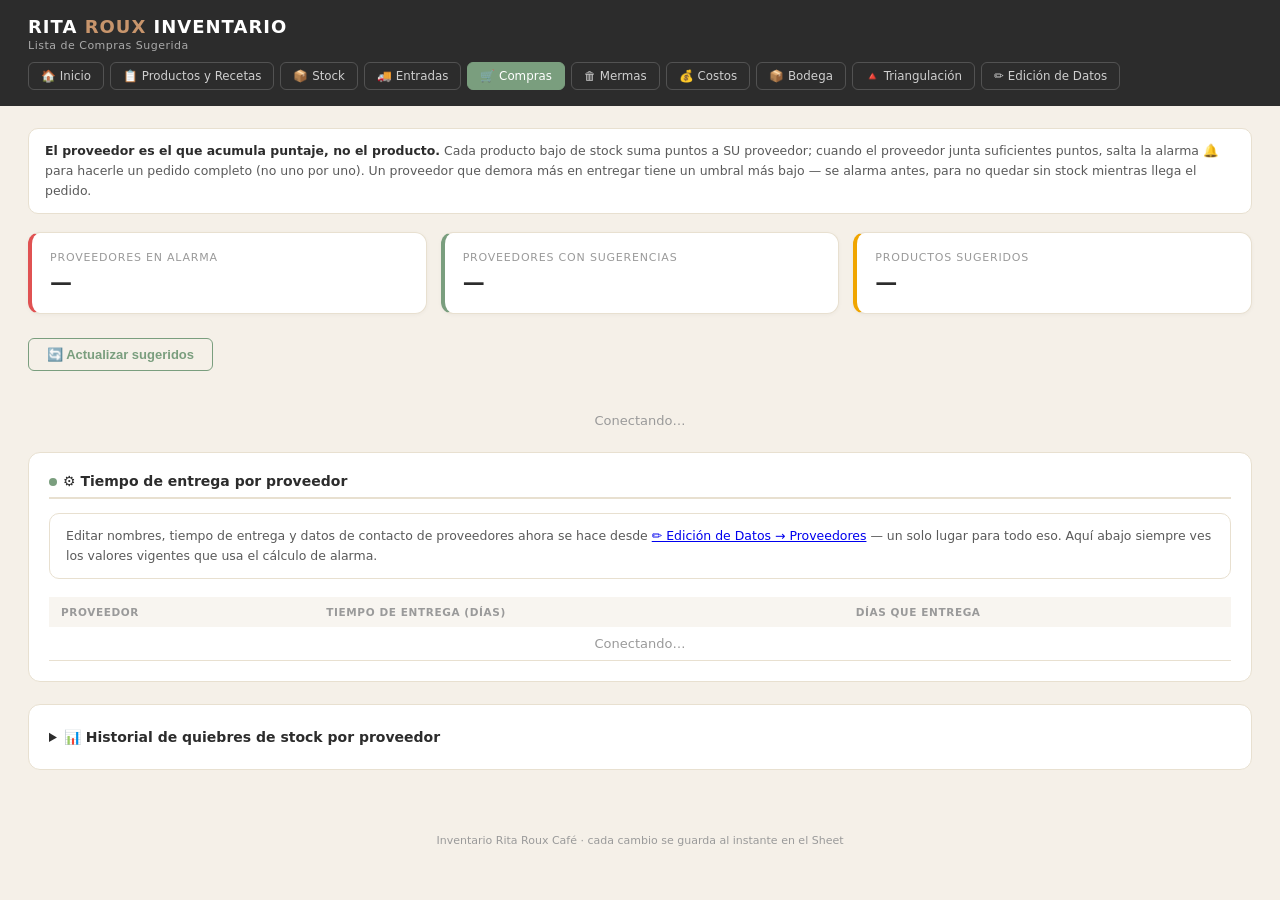
<file: lista-compras.html>
<!DOCTYPE html>
<html lang="es">
<head>
<meta charset="UTF-8">
<meta name="viewport" content="width=device-width, initial-scale=1.0">
<title>Lista de Compras Sugerida — Inventario Rita Roux</title>
<link rel="stylesheet" href="theme.css">
<style>
  .prov-card { border: 2px solid var(--border); }
  .prov-card.alarma { border-color: var(--red); box-shadow: 0 0 0 1px var(--red); }
  .prov-score { font-size: 22px; font-weight: 700; }
  .prov-meta { font-size: 12px; color: var(--light); }
  details.panel summary { cursor: pointer; font-weight: 700; font-size: 14px; padding: 4px 0; }
</style>
</head>
<body>

<header class="app-header">
  <div>
    <div class="logo">Rita <span>Roux</span> Inventario</div>
    <div class="subtitle">Lista de Compras Sugerida</div>
  </div>
  <div class="nav">
    <a href="inicio.html">🏠 Inicio</a>
    <a href="productos-recetas.html">📋 Productos y Recetas</a>
    <a href="stock.html">📦 Stock</a>
    <a href="entradas.html">🚚 Entradas</a>
    <a href="lista-compras.html" class="cur">🛒 Compras</a>
    <a href="mermas.html">🗑 Mermas</a>
    <a href="costos.html">💰 Costos</a>
    <a href="estacion.html">📦 Bodega</a>
    <a href="triangulacion.html">🔺 Triangulación</a>
    <a href="edicion-datos.html">✏️ Edición de Datos</a>
  </div>
</header>

<div class="container">

  <div class="info-box">
    <b>El proveedor es el que acumula puntaje, no el producto.</b> Cada producto bajo de stock suma puntos a SU proveedor; cuando el proveedor junta suficientes puntos, salta la alarma 🔔 para hacerle un pedido completo (no uno por uno). Un proveedor que demora más en entregar tiene un umbral más bajo — se alarma antes, para no quedar sin stock mientras llega el pedido.
  </div>

  <div class="cards">
    <div class="card bad"><div class="label">Proveedores en alarma</div><div class="value" id="kpi-alarma">—</div></div>
    <div class="card accent"><div class="label">Proveedores con sugerencias</div><div class="value" id="kpi-total-prov">—</div></div>
    <div class="card warn"><div class="label">Productos sugeridos</div><div class="value" id="kpi-total-items">—</div></div>
  </div>

  <div class="row" style="margin-bottom:18px">
    <button class="btn-outline btn" onclick="actualizarYRenderizar()">🔄 Actualizar sugeridos</button>
    <span id="status" style="font-size:12px;color:var(--mid)"></span>
  </div>

  <div id="lista-contenedor"><div class="empty">Conectando…</div></div>

  <div class="panel">
    <div class="panel-title"><span><span class="dot"></span>⚙ Tiempo de entrega por proveedor</span></div>
    <div class="info-box">Editar nombres, tiempo de entrega y datos de contacto de proveedores ahora se hace desde <a href="edicion-datos.html">✏️ Edición de Datos → Proveedores</a> — un solo lugar para todo eso. Aquí abajo siempre ves los valores vigentes que usa el cálculo de alarma.</div>
    <div class="tbl-wrap">
      <table class="tbl">
        <thead><tr><th>Proveedor</th><th class="num">Tiempo de entrega (días)</th><th>Días que entrega</th></tr></thead>
        <tbody id="tbody-proveedores"><tr><td colspan="3" class="empty">Conectando…</td></tr></tbody>
      </table>
    </div>
  </div>

  <details class="panel">
    <summary>📊 Historial de quiebres de stock por proveedor</summary>
    <div class="info-box" style="margin-top:14px">Cada vez que un ingrediente llega a 0 de stock, queda registrado aquí con su proveedor y se calcula cuánto dura — sirve para detectar a futuro qué proveedores generan más quiebres y por cuánto tiempo.</div>
    <div class="tbl-wrap">
      <table class="tbl">
        <thead><tr><th>Proveedor</th><th class="num">Quiebres totales</th><th class="num">Abiertos ahora</th><th class="num">Duración promedio (días)</th><th class="num">Quiebre abierto más largo</th><th>Último quiebre</th></tr></thead>
        <tbody id="tbody-quiebres"><tr><td colspan="6" class="empty">Conectando…</td></tr></tbody>
      </table>
    </div>
    <div class="panel-title" style="border:none;padding:10px 0 10px;margin:0"><span>Quiebres abiertos ahora (detalle)</span></div>
    <div class="tbl-wrap">
      <table class="tbl">
        <thead><tr><th>Ingrediente</th><th>Proveedor</th><th>Desde</th><th class="num">Días en curso</th></tr></thead>
        <tbody id="tbody-quiebres-abiertos"><tr><td colspan="4" class="empty">Conectando…</td></tr></tbody>
      </table>
    </div>
  </details>
</div>

<footer class="app-footer">Inventario Rita Roux Café · cada cambio se guarda al instante en el Sheet</footer>

<script src="gsheets.js"></script>
<script src="compras.js"></script>
<script>
let INGREDIENTES = {};
let STOCK = {};
let PROVEEDORES = {};
let LISTA = [];
let PROVEEDORES_CALC = [];

window.addEventListener('DOMContentLoaded', () => {
  gsInit(onAuth);
  if (location.hash) setTimeout(() => { const el = document.getElementById(location.hash.slice(1)); if (el) el.scrollIntoView({ behavior: 'smooth' }); }, 1200);
});

async function onAuth() {
  await invInitSheet();
  const recetas = await invCargarRecetas();
  const ingredientes = await invSembrarIngredientesSiVacio(recetas);
  INGREDIENTES = ingredientes;
  PROVEEDORES = await invSembrarProveedoresDesdeIngredientes(INGREDIENTES);
  await actualizarYRenderizar();
  await renderQuiebres();
}

async function actualizarYRenderizar() {
  document.getElementById('status').textContent = 'Calculando…';
  const movimientos = await invCargarMovimientos();
  STOCK = invCalcularStock(movimientos);

  PROVEEDORES_CALC = calcularComprasSugeridas(INGREDIENTES, STOCK, PROVEEDORES);

  const listaGuardada = await invCargarListaCompras();
  const abiertosIds = new Set(listaGuardada.filter(l => l.estado === 'Sugerido').map(l => l.idIngrediente));
  const nuevos = [];
  PROVEEDORES_CALC.forEach(p => p.items.forEach(it => {
    if (!abiertosIds.has(it.idIngrediente)) {
      nuevos.push({ id: invNuevoId('LC'), idIngrediente: it.idIngrediente, nombre: it.nombre, proveedor: p.nombre, motivo: it.motivo, score: it.score, cantidadSugerida: it.cantidadSugerida, cantidadAjustada: it.cantidadSugerida, unidad: it.unidad, estado: 'Sugerido', fechaGenerado: new Date().toISOString() });
    }
  }));
  if (nuevos.length) await invAgregarItemsListaCompras(nuevos);

  LISTA = await invCargarListaCompras();
  renderProveedores();
  renderTablaProveedores();
  document.getElementById('status').textContent = nuevos.length ? `✓ ${nuevos.length} producto(s) nuevo(s) agregado(s).` : '✓ Lista al día.';
}

function renderProveedores() {
  const abiertos = LISTA.filter(l => l.estado === 'Sugerido');
  const porProveedorGuardado = {};
  abiertos.forEach(l => { (porProveedorGuardado[l.proveedor] = porProveedorGuardado[l.proveedor] || []).push(l); });

  document.getElementById('kpi-alarma').textContent = PROVEEDORES_CALC.filter(p => p.alarma).length;
  document.getElementById('kpi-total-prov').textContent = PROVEEDORES_CALC.length;
  document.getElementById('kpi-total-items').textContent = abiertos.length;

  document.getElementById('lista-contenedor').innerHTML = PROVEEDORES_CALC.map(p => {
    const items = (porProveedorGuardado[p.nombre] || []).sort((a, b) => b.score - a.score);
    if (!items.length) return '';
    return `
    <div class="panel prov-card${p.alarma ? ' alarma' : ''}" id="prov-${p.slug}">
      <div class="panel-title">
        <span>
          ${p.alarma ? '🔔 ' : ''}<span class="dot"></span>${p.nombre}
          ${p.alarma ? '<span class="pill bad" style="margin-left:8px">HACER PEDIDO</span>' : ''}
        </span>
        <button class="btn btn-sm" onclick="marcarPedidoProveedor('${p.nombre.replace(/'/g, "\\'")}')">✓ Marcar pedido completo</button>
      </div>
      <div class="row" style="margin-bottom:14px;gap:24px">
        <div><div class="prov-score" style="color:${p.alarma ? 'var(--red)' : 'var(--dark)'}">${p.puntaje} / ${p.umbral} pts</div><div class="prov-meta">Puntaje acumulado / umbral de alarma</div></div>
        <div><div class="prov-score">${p.tiempoEntregaDias || 0} día${p.tiempoEntregaDias === 1 ? '' : 's'}</div><div class="prov-meta">Tiempo de entrega${p.diasQueEntrega ? ' · ' + p.diasQueEntrega : ''}</div></div>
      </div>
      <div class="tbl-wrap">
        <table class="tbl">
          <thead><tr><th>Ingrediente</th><th>Motivo</th><th class="num">Score</th><th class="num">Cantidad a pedir</th><th>Unidad</th><th></th></tr></thead>
          <tbody>
            ${items.map(l => `
              <tr>
                <td>${l.nombre}</td>
                <td><span class="pill ${l.motivo === 'Urgente' ? 'bad' : 'warn'}">${l.motivo}</span></td>
                <td class="num">${l.score}</td>
                <td class="num"><input type="number" value="${l.cantidadAjustada}" style="width:90px" onchange="actualizarCantidad(${l.fila}, this.value)"></td>
                <td>${l.unidad}</td>
                <td>
                  <button class="btn btn-sm" onclick="marcarComprado(${l.fila})">✓ Comprado</button>
                  <button class="btn btn-sm btn-outline" onclick="descartarItem(${l.fila})">Descartar</button>
                </td>
              </tr>`).join('')}
          </tbody>
        </table>
      </div>
    </div>`;
  }).join('') || '<div class="panel"><div class="empty">No hay productos sugeridos por ahora — todo el stock está bien. 🎉</div></div>';
}

async function actualizarCantidad(fila, valor) {
  await invActualizarItemListaCompras(fila, { cantidadAjustada: parseFloat(valor) || 0 });
}

async function marcarComprado(fila) {
  await invActualizarItemListaCompras(fila, { estado: 'Comprado', fechaResuelto: new Date().toISOString() });
  LISTA = await invCargarListaCompras();
  renderProveedores();
}

async function descartarItem(fila) {
  if (!confirm('¿Quitar este ítem de la lista sugerida?')) return;
  await invActualizarItemListaCompras(fila, { estado: 'Descartado', fechaResuelto: new Date().toISOString() });
  LISTA = await invCargarListaCompras();
  renderProveedores();
}

async function marcarPedidoProveedor(nombreProveedor) {
  const abiertos = LISTA.filter(l => l.estado === 'Sugerido' && l.proveedor === nombreProveedor);
  if (!abiertos.length) return;
  if (!confirm(`¿Marcar como pedidos los ${abiertos.length} ítems de "${nombreProveedor}"? (esto NO suma stock — cuando llegue, regístralo en Entradas)`)) return;
  for (const l of abiertos) await invActualizarItemListaCompras(l.fila, { estado: 'Comprado', fechaResuelto: new Date().toISOString() });
  LISTA = await invCargarListaCompras();
  renderProveedores();
}

// ─── Tiempo de entrega por proveedor (de solo lectura aquí — se edita en Edición de Datos) ──
function renderTablaProveedores() {
  const nombres = Object.keys(PROVEEDORES).sort((a, b) => a.localeCompare(b));
  document.getElementById('tbody-proveedores').innerHTML = nombres.map(n => {
    const p = PROVEEDORES[n];
    return `<tr><td>${n}</td><td class="num">${p.tiempoEntregaDias || 0}</td><td>${p.diasQueEntrega || '—'}</td></tr>`;
  }).join('') || '<tr><td colspan="3" class="empty">Sin proveedores todavía.</td></tr>';
}

// ─── Historial de quiebres de stock ──────────────────────────────────────────
// Duración: para quiebres CERRADOS ya viene calculada (fechaFin-fechaInicio); para
// los ABIERTOS se calcula "en vivo" (ahora-fechaInicio), porque siguen corriendo.
function diasEntre(fechaInicioISO, hastaMs) {
  return Math.round((hastaMs - new Date(fechaInicioISO).getTime()) / 86400000 * 10) / 10;
}

async function renderQuiebres() {
  const quiebres = await invCargarQuiebresStock();
  const ahora = Date.now();
  const porProveedor = {};
  const abiertosDetalle = [];

  quiebres.forEach(q => {
    const prov = q.proveedor || 'Sin proveedor';
    if (!porProveedor[prov]) porProveedor[prov] = { total: 0, abiertos: 0, diasCerrados: 0, cerrados: 0, masLargoAbierto: 0, ultimo: '' };
    const s = porProveedor[prov];
    s.total++;
    if (q.fechaInicio > s.ultimo) s.ultimo = q.fechaInicio;
    if (q.estado === 'Abierto') {
      const diasEnCurso = diasEntre(q.fechaInicio, ahora);
      s.abiertos++;
      s.masLargoAbierto = Math.max(s.masLargoAbierto, diasEnCurso);
      abiertosDetalle.push({ nombre: q.nombreIngrediente, proveedor: prov, desde: q.fechaInicio, dias: diasEnCurso });
    } else {
      s.cerrados++;
      s.diasCerrados += q.duracionDias || 0;
    }
  });

  const nombres = Object.keys(porProveedor).sort((a, b) => porProveedor[b].total - porProveedor[a].total);
  document.getElementById('tbody-quiebres').innerHTML = nombres.map(n => {
    const s = porProveedor[n];
    const promedio = s.cerrados ? s.diasCerrados / s.cerrados : null;
    return `
    <tr>
      <td>${n}</td>
      <td class="num">${s.total}</td>
      <td class="num">${s.abiertos || '—'}</td>
      <td class="num">${promedio != null ? promedio.toFixed(1) : '— (sin cerrar todavía)'}</td>
      <td class="num">${s.masLargoAbierto ? '<span class="pill bad">' + s.masLargoAbierto.toFixed(1) + ' días</span>' : '—'}</td>
      <td>${s.ultimo ? s.ultimo.slice(0, 10) : '—'}</td>
    </tr>`;
  }).join('') || '<tr><td colspan="6" class="empty">Sin quiebres de stock registrados todavía. 🎉</td></tr>';

  abiertosDetalle.sort((a, b) => b.dias - a.dias);
  document.getElementById('tbody-quiebres-abiertos').innerHTML = abiertosDetalle.map(a => `
    <tr>
      <td>${a.nombre}</td><td>${a.proveedor}</td><td>${a.desde.slice(0, 10)}</td>
      <td class="num"><span class="pill ${a.dias >= 2 ? 'bad' : 'warn'}">${a.dias.toFixed(1)}</span></td>
    </tr>`).join('') || '<tr><td colspan="4" class="empty">No hay ningún ingrediente agotado en este momento. 🎉</td></tr>';
}
</script>
</body>
</html>
</file>
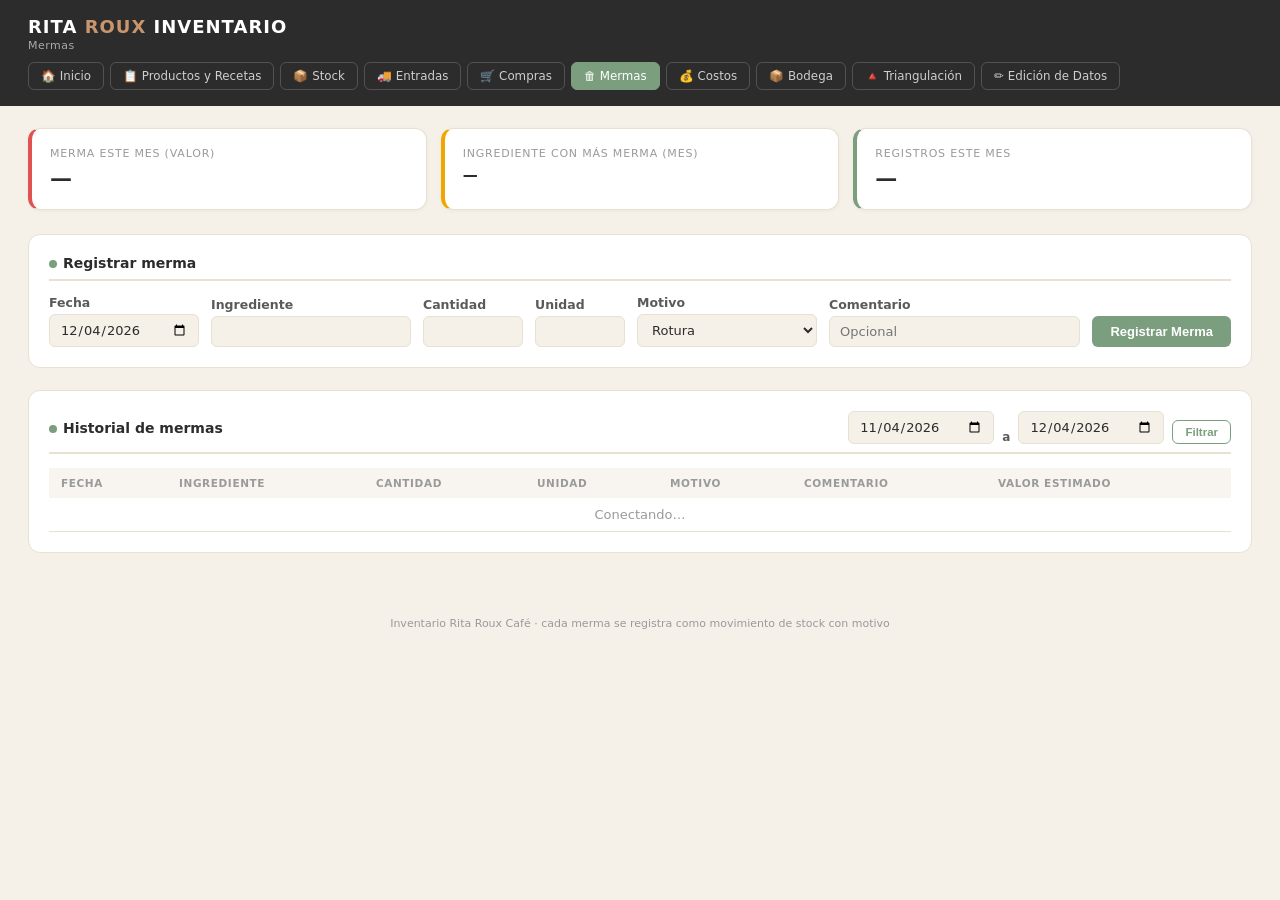
<file: mermas.html>
<!DOCTYPE html>
<html lang="es">
<head>
<meta charset="UTF-8">
<meta name="viewport" content="width=device-width, initial-scale=1.0">
<title>Mermas — Inventario Rita Roux</title>
<link rel="stylesheet" href="theme.css">
</head>
<body>

<header class="app-header">
  <div>
    <div class="logo">Rita <span>Roux</span> Inventario</div>
    <div class="subtitle">Mermas</div>
  </div>
  <div class="nav">
    <a href="inicio.html">🏠 Inicio</a>
    <a href="productos-recetas.html">📋 Productos y Recetas</a>
    <a href="stock.html">📦 Stock</a>
    <a href="entradas.html">🚚 Entradas</a>
    <a href="lista-compras.html">🛒 Compras</a>
    <a href="mermas.html" class="cur">🗑 Mermas</a>
    <a href="costos.html">💰 Costos</a>
    <a href="estacion.html">📦 Bodega</a>
    <a href="triangulacion.html">🔺 Triangulación</a>
    <a href="edicion-datos.html">✏️ Edición de Datos</a>
  </div>
</header>

<div class="container">

  <div class="cards">
    <div class="card bad"><div class="label">Merma este mes (valor)</div><div class="value" id="kpi-mes">—</div></div>
    <div class="card warn"><div class="label">Ingrediente con más merma (mes)</div><div class="value" id="kpi-top" style="font-size:15px">—</div></div>
    <div class="card accent"><div class="label">Registros este mes</div><div class="value" id="kpi-cant">—</div></div>
  </div>

  <div class="panel">
    <div class="panel-title"><span><span class="dot"></span>Registrar merma</span></div>
    <div class="row">
      <div class="field" style="width:150px"><label>Fecha</label><input type="date" id="f-fecha"></div>
      <div class="field" style="width:200px"><label>Ingrediente</label><input type="text" id="f-ing" list="dl-ingredientes" onchange="autocompletarUnidad()"></div>
      <div class="field" style="width:100px"><label>Cantidad</label><input type="number" id="f-cant"></div>
      <div class="field" style="width:90px"><label>Unidad</label><input type="text" id="f-unidad"></div>
      <div class="field" style="width:180px"><label>Motivo</label>
        <select id="f-motivo">
          <option>Rotura</option>
          <option>Caducidad / vencimiento</option>
          <option>Error de preparación</option>
          <option>Robo o pérdida</option>
          <option>Otro</option>
        </select>
      </div>
      <div class="field" style="flex:1;min-width:180px"><label>Comentario</label><input type="text" id="f-comentario" placeholder="Opcional"></div>
      <button class="btn" onclick="registrarMerma()">Registrar Merma</button>
    </div>
  </div>

  <div class="panel">
    <div class="panel-title">
      <span><span class="dot"></span>Historial de mermas</span>
      <div class="row" style="gap:8px">
        <input type="date" id="hist-ini">
        <span style="font-size:12px;color:var(--mid)">a</span>
        <input type="date" id="hist-fin">
        <button class="btn-sm btn-outline btn" onclick="renderHistorial()">Filtrar</button>
      </div>
    </div>
    <div class="tbl-wrap">
      <table class="tbl">
        <thead><tr><th>Fecha</th><th>Ingrediente</th><th class="num">Cantidad</th><th>Unidad</th><th>Motivo</th><th>Comentario</th><th class="num">Valor estimado</th></tr></thead>
        <tbody id="tbody"><tr><td colspan="7" class="empty">Conectando…</td></tr></tbody>
      </table>
    </div>
  </div>
</div>

<datalist id="dl-ingredientes"></datalist>
<footer class="app-footer">Inventario Rita Roux Café · cada merma se registra como movimiento de stock con motivo</footer>

<script src="gsheets.js"></script>
<script>
let INGREDIENTES = {};
let MOVIMIENTOS = [];

window.addEventListener('DOMContentLoaded', () => {
  const hoy = new Date();
  document.getElementById('f-fecha').value = hoy.toISOString().slice(0, 10);
  const hace30 = new Date(hoy); hace30.setDate(hoy.getDate() - 30);
  document.getElementById('hist-ini').value = hace30.toISOString().slice(0, 10);
  document.getElementById('hist-fin').value = hoy.toISOString().slice(0, 10);
  gsInit(onAuth);
});

async function onAuth() {
  await invInitSheet();
  INGREDIENTES = await invCargarIngredientes();
  document.getElementById('dl-ingredientes').innerHTML = Object.values(INGREDIENTES).map(i => `<option value="${i.id}">${i.id} — ${i.nombre}</option>`).join('');
  await cargarMovimientos();
}

async function cargarMovimientos() {
  MOVIMIENTOS = (await invCargarMovimientos()).filter(m => m.tipo === MOV.MERMA);
  renderHistorial();
  renderKPIs();
}

function autocompletarUnidad() {
  const ing = INGREDIENTES[document.getElementById('f-ing').value.trim()];
  if (ing) document.getElementById('f-unidad').value = ing.unidad;
}

async function registrarMerma() {
  const idIng = document.getElementById('f-ing').value.trim();
  const ing = INGREDIENTES[idIng];
  const cantidad = parseFloat(document.getElementById('f-cant').value);
  if (!ing) { alert('Selecciona un ingrediente válido de la lista.'); return; }
  if (!cantidad || cantidad <= 0) { alert('Ingresa una cantidad mayor a 0.'); return; }

  await invAgregarMovimientos([{
    fecha: document.getElementById('f-fecha').value || new Date().toISOString().slice(0, 10),
    tipo: MOV.MERMA, idIngrediente: idIng, nombreIngrediente: ing.nombre,
    cantidad: -Math.abs(cantidad), unidad: document.getElementById('f-unidad').value || ing.unidad,
    costoUnitario: ing.costoActual || '', referencia: document.getElementById('f-motivo').value,
    usuario: '', comentario: document.getElementById('f-comentario').value || '',
  }]);

  document.getElementById('f-ing').value = '';
  document.getElementById('f-cant').value = '';
  document.getElementById('f-unidad').value = '';
  document.getElementById('f-comentario').value = '';
  await cargarMovimientos();
  alert('Merma registrada y descontada del stock.');
}

function renderHistorial() {
  const ini = document.getElementById('hist-ini').value;
  const fin = document.getElementById('hist-fin').value;
  const filas = MOVIMIENTOS.filter(m => {
    const f = (m.fecha || '').slice(0, 10);
    return (!ini || f >= ini) && (!fin || f <= fin);
  }).sort((a, b) => b.fecha.localeCompare(a.fecha));

  document.getElementById('tbody').innerHTML = filas.map(m => `
    <tr>
      <td>${(m.fecha || '').slice(0, 10)}</td><td>${m.nombreIngrediente}</td>
      <td class="num">${Math.abs(m.cantidad).toLocaleString('es-CL', { maximumFractionDigits: 3 })}</td>
      <td>${m.unidad}</td><td><span class="pill bad">${m.referencia}</span></td><td>${m.comentario || '—'}</td>
      <td class="num">$ ${Math.round(Math.abs(m.cantidad) * (m.costoUnitario || 0)).toLocaleString('es-CL')}</td>
    </tr>`).join('') || '<tr><td colspan="7" class="empty">Sin mermas registradas en este rango.</td></tr>';
}

function renderKPIs() {
  const hoy = new Date();
  const mesActual = hoy.toISOString().slice(0, 7);
  const delMes = MOVIMIENTOS.filter(m => (m.fecha || '').slice(0, 7) === mesActual);
  const valorMes = delMes.reduce((s, m) => s + Math.abs(m.cantidad) * (m.costoUnitario || 0), 0);

  const porIngrediente = {};
  delMes.forEach(m => { porIngrediente[m.nombreIngrediente] = (porIngrediente[m.nombreIngrediente] || 0) + Math.abs(m.cantidad) * (m.costoUnitario || 0); });
  const top = Object.entries(porIngrediente).sort((a, b) => b[1] - a[1])[0];

  document.getElementById('kpi-mes').textContent = '$ ' + Math.round(valorMes).toLocaleString('es-CL');
  document.getElementById('kpi-top').textContent = top ? `${top[0]} ($${Math.round(top[1]).toLocaleString('es-CL')})` : '—';
  document.getElementById('kpi-cant').textContent = delMes.length;
}
</script>
</body>
</html>
</file>
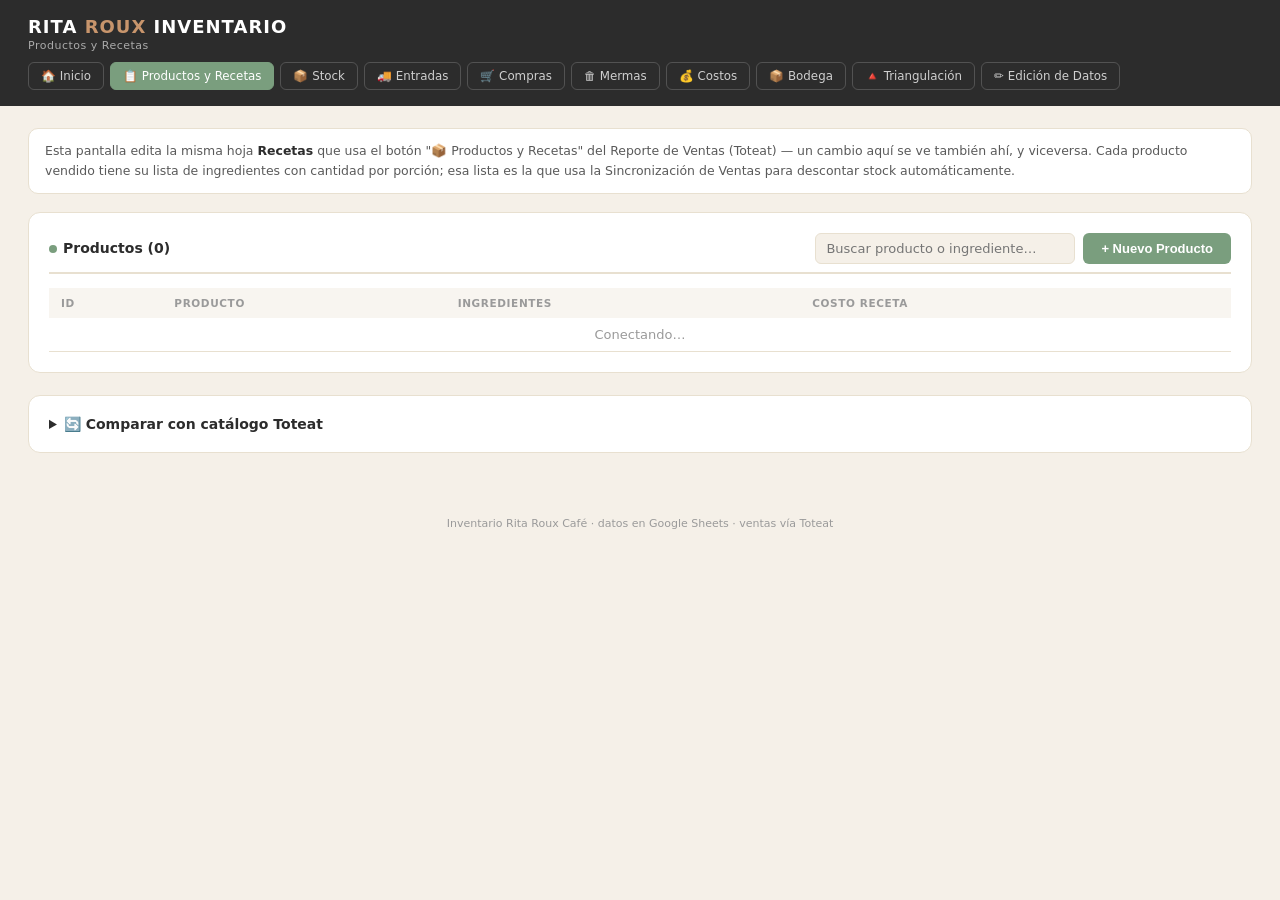
<file: productos-recetas.html>
<!DOCTYPE html>
<html lang="es">
<head>
<meta charset="UTF-8">
<meta name="viewport" content="width=device-width, initial-scale=1.0">
<title>Productos y Recetas — Inventario Rita Roux</title>
<link rel="stylesheet" href="theme.css">
</head>
<body>

<header class="app-header">
  <div>
    <div class="logo">Rita <span>Roux</span> Inventario</div>
    <div class="subtitle">Productos y Recetas</div>
  </div>
  <div class="nav">
    <a href="inicio.html">🏠 Inicio</a>
    <a href="productos-recetas.html" class="cur">📋 Productos y Recetas</a>
    <a href="stock.html">📦 Stock</a>
    <a href="entradas.html">🚚 Entradas</a>
    <a href="lista-compras.html">🛒 Compras</a>
    <a href="mermas.html">🗑 Mermas</a>
    <a href="costos.html">💰 Costos</a>
    <a href="estacion.html">📦 Bodega</a>
    <a href="triangulacion.html">🔺 Triangulación</a>
    <a href="edicion-datos.html">✏️ Edición de Datos</a>
  </div>
</header>

<div class="container">
  <div class="info-box">
    Esta pantalla edita la misma hoja <b>Recetas</b> que usa el botón "📦 Productos y Recetas" del Reporte de Ventas (Toteat) — un cambio aquí se ve también ahí, y viceversa. Cada producto vendido tiene su lista de ingredientes con cantidad por porción; esa lista es la que usa la Sincronización de Ventas para descontar stock automáticamente.
  </div>

  <div class="panel">
    <div class="panel-title">
      <span><span class="dot"></span>Productos (<span id="cnt-prod">0</span>)</span>
      <div class="row" style="gap:8px">
        <input type="text" id="buscar" placeholder="Buscar producto o ingrediente…" style="width:260px" oninput="renderTabla()">
        <button class="btn" onclick="abrirNuevoProducto()">+ Nuevo Producto</button>
      </div>
    </div>
    <div class="tbl-wrap">
      <table class="tbl">
        <thead><tr>
          <th>Id</th><th>Producto</th><th class="num">Ingredientes</th><th class="num">Costo Receta</th><th></th>
        </tr></thead>
        <tbody id="tbody-prod"><tr><td colspan="5" class="empty">Conectando…</td></tr></tbody>
      </table>
    </div>
  </div>

  <details class="panel">
    <summary style="cursor:pointer;font-weight:700;font-size:14px">🔄 Comparar con catálogo Toteat</summary>
    <div class="info-box" style="margin-top:14px">Toteat sabe el <b>nombre</b> y el <b>precio de venta</b> de cada producto — pero no su receta (ingredientes/cantidades), eso siempre se define aquí a mano. Este botón solo detecta productos que Toteat ya tiene vendibles pero que todavía no tienen receta creada en este sistema.</div>
    <div class="row" style="margin:10px 0"><button class="btn-outline btn" onclick="compararConToteat()">Comparar ahora</button> <span id="toteat-status" style="font-size:12px;color:var(--mid)"></span></div>
    <div class="tbl-wrap">
      <table class="tbl">
        <thead><tr><th>Id</th><th>Producto (en Toteat)</th><th>Categoría</th><th class="num">Precio Venta</th><th></th></tr></thead>
        <tbody id="tbody-faltantes"><tr><td colspan="5" class="empty">Sin comparar todavía.</td></tr></tbody>
      </table>
    </div>
  </details>
</div>

<!-- MODAL PRODUCTO -->
<div class="modal-overlay" id="modal" onclick="if(event.target===this) cerrarModal()">
  <div class="modal wide">
    <div class="modal-header">
      <div>
        <h3 id="modal-titulo">Producto</h3>
      </div>
      <button class="close-btn" onclick="cerrarModal()">×</button>
    </div>
    <div class="modal-body">
      <div class="row" style="margin-bottom:16px">
        <div class="field" style="width:140px"><label>Id Producto</label><input id="f-pid" type="text"></div>
        <div class="field" style="flex:1;min-width:220px"><label>Nombre Producto</label><input id="f-pname" type="text"></div>
      </div>

      <div class="panel-title" style="border:none;padding:0;margin-bottom:10px">
        <span>Ingredientes</span>
        <button class="btn btn-sm btn-outline" onclick="agregarFilaIngrediente()">+ Agregar ingrediente</button>
      </div>
      <div id="filas-ing"></div>

      <div class="row" style="margin-top:20px;justify-content:space-between">
        <button class="btn btn-danger btn-sm" id="btn-eliminar" onclick="eliminarProducto()">Eliminar producto</button>
        <div class="row" style="gap:8px">
          <button class="btn-outline btn" onclick="cerrarModal()">Cancelar</button>
          <button class="btn" onclick="guardarProducto()">Guardar</button>
        </div>
      </div>
    </div>
  </div>
</div>

<datalist id="dl-ingredientes"></datalist>

<footer class="app-footer">Inventario Rita Roux Café · datos en Google Sheets · ventas vía Toteat</footer>

<script src="gsheets.js"></script>
<script>
let RECETAS = {};
let INGREDIENTES = {};
let pidEditando = null; // null = nuevo producto

window.addEventListener('DOMContentLoaded', () => gsInit(onAuth));

async function onAuth() {
  await invInitSheet();
  await cargarTodo();
}

async function cargarTodo() {
  RECETAS = await invCargarRecetas();
  INGREDIENTES = await invSembrarIngredientesSiVacio(RECETAS);
  llenarDatalist();
  renderTabla();
}

function llenarDatalist() {
  const dl = document.getElementById('dl-ingredientes');
  dl.innerHTML = Object.values(INGREDIENTES).map(i => `<option value="${i.id}">${i.id} — ${i.nombre}</option>`).join('');
}

function costoReceta(prod) {
  return (prod.ing || []).reduce((s, i) => s + (parseFloat(String(i.qty).replace(',', '.')) || 0) * (i.costoKilo || 0), 0);
}

function renderTabla() {
  const q = (document.getElementById('buscar').value || '').toLowerCase();
  const entries = Object.entries(RECETAS).filter(([pid, p]) => {
    if (!q) return true;
    if (pid.toLowerCase().includes(q) || (p.name || '').toLowerCase().includes(q)) return true;
    return (p.ing || []).some(i => (i.name || '').toLowerCase().includes(q));
  }).sort((a, b) => (a[1].name || '').localeCompare(b[1].name || ''));

  document.getElementById('cnt-prod').textContent = Object.keys(RECETAS).length;
  document.getElementById('tbody-prod').innerHTML = entries.map(([pid, p]) => `
    <tr onclick="abrirProducto('${pid}')">
      <td>${pid}</td>
      <td>${p.name || ''}</td>
      <td class="num">${(p.ing || []).length}</td>
      <td class="num">$ ${Math.round(costoReceta(p)).toLocaleString('es-CL')}</td>
      <td></td>
    </tr>`).join('') || '<tr><td colspan="5" class="empty">Sin productos. Crea el primero con "+ Nuevo Producto".</td></tr>';
}

function abrirNuevoProducto(idPrefill, nombrePrefill) {
  pidEditando = null;
  document.getElementById('modal-titulo').textContent = 'Nuevo Producto';
  document.getElementById('f-pid').value = idPrefill || '';
  document.getElementById('f-pid').disabled = false;
  document.getElementById('f-pname').value = nombrePrefill || '';
  document.getElementById('btn-eliminar').style.display = 'none';
  document.getElementById('filas-ing').innerHTML = '';
  agregarFilaIngrediente();
  document.getElementById('modal').classList.add('open');
}

// ─── Comparar con catálogo Toteat (solo detecta, nunca crea solo) ────────────
async function compararConToteat() {
  const status = document.getElementById('toteat-status');
  status.textContent = 'Consultando Toteat…';
  try {
    const res = await fetch(`${TOTEAT_PROXY_BASE}/api/products`);
    const json = await res.json();
    if (!json.ok) throw new Error(json.msg || 'Error de Toteat');

    const faltantes = (json.data || []).filter(p => !p.isModifier && !RECETAS[String(p.id)]);
    document.getElementById('tbody-faltantes').innerHTML = faltantes.map(p => `
      <tr>
        <td>${p.id}</td><td>${p.name}</td><td>${p.category || '—'}</td>
        <td class="num">$ ${(p.price || 0).toLocaleString('es-CL')}</td>
        <td><button class="btn btn-sm" onclick="abrirNuevoProducto('${p.id}', '${(p.name || '').replace(/'/g, "\\'")}')">+ Crear receta</button></td>
      </tr>`).join('') || '<tr><td colspan="5" class="empty">✓ Todos los productos vendibles de Toteat ya tienen receta aquí.</td></tr>';
    status.textContent = `✓ ${faltantes.length} producto(s) de Toteat sin receta todavía (de ${json.data.length} en su catálogo).`;
  } catch (e) {
    status.textContent = '⚠ Error: ' + e.message;
  }
}

function abrirProducto(pid) {
  pidEditando = pid;
  const p = RECETAS[pid];
  document.getElementById('modal-titulo').textContent = p.name || pid;
  document.getElementById('f-pid').value = pid;
  document.getElementById('f-pid').disabled = true;
  document.getElementById('f-pname').value = p.name || '';
  document.getElementById('btn-eliminar').style.display = 'inline-block';
  document.getElementById('filas-ing').innerHTML = '';
  (p.ing || []).forEach(i => agregarFilaIngrediente(i));
  if (!(p.ing || []).length) agregarFilaIngrediente();
  document.getElementById('modal').classList.add('open');
}

function cerrarModal() { document.getElementById('modal').classList.remove('open'); }

function agregarFilaIngrediente(ing) {
  const div = document.createElement('div');
  div.className = 'row ing-row';
  div.style = 'margin-bottom:8px;align-items:flex-end';
  div.innerHTML = `
    <div class="field" style="width:160px"><label>Id Ingrediente</label><input class="ing-id" list="dl-ingredientes" value="${ing ? ing.id : ''}" onchange="autocompletarIngrediente(this)"></div>
    <div class="field" style="flex:1;min-width:160px"><label>Nombre</label><input class="ing-name" value="${ing ? ing.name : ''}"></div>
    <div class="field" style="width:90px"><label>Cantidad</label><input class="ing-qty" value="${ing ? ing.qty : ''}"></div>
    <div class="field" style="width:75px"><label>Unidad</label><input class="ing-unit" value="${ing ? ing.unit : ''}"></div>
    <div class="field" style="width:110px"><label>Costo/Kilo</label><input class="ing-costo" type="number" value="${ing ? ing.costoKilo || '' : ''}"></div>
    <div class="field" style="width:140px"><label>Proveedor</label><input class="ing-prov" value="${ing ? ing.proveedor || '' : ''}"></div>
    <span class="tag-del" title="Quitar" onclick="this.closest('.ing-row').remove()">✕</span>
  `;
  document.getElementById('filas-ing').appendChild(div);
}

function autocompletarIngrediente(input) {
  const ing = INGREDIENTES[input.value.trim()];
  if (!ing) return;
  const row = input.closest('.ing-row');
  if (!row.querySelector('.ing-name').value) row.querySelector('.ing-name').value = ing.nombre;
  if (!row.querySelector('.ing-unit').value) row.querySelector('.ing-unit').value = ing.unidad;
  if (!row.querySelector('.ing-costo').value) row.querySelector('.ing-costo').value = ing.costoActual || '';
  if (!row.querySelector('.ing-prov').value) row.querySelector('.ing-prov').value = ing.proveedor || '';
}

async function guardarProducto() {
  const pid = document.getElementById('f-pid').value.trim();
  const pname = document.getElementById('f-pname').value.trim();
  if (!pid || !pname) { alert('Id y Nombre de producto son obligatorios.'); return; }
  if (!pidEditando && RECETAS[pid]) { alert('Ya existe un producto con ese Id.'); return; }

  const ing = Array.from(document.querySelectorAll('#filas-ing .ing-row')).map(row => ({
    id: row.querySelector('.ing-id').value.trim(),
    name: row.querySelector('.ing-name').value.trim(),
    qty: row.querySelector('.ing-qty').value.trim(),
    unit: row.querySelector('.ing-unit').value.trim(),
    costoKilo: parseFloat(row.querySelector('.ing-costo').value) || 0,
    proveedor: row.querySelector('.ing-prov').value.trim(),
  })).filter(i => i.id);

  if (pidEditando && pidEditando !== pid) delete RECETAS[pidEditando];
  RECETAS[pid] = { name: pname, ing };

  await invGuardarRecetas(RECETAS);
  await cargarTodo();
  cerrarModal();
}

async function eliminarProducto() {
  if (!pidEditando) return;
  if (!confirm(`¿Eliminar "${RECETAS[pidEditando].name}" y su receta? Esta acción no se puede deshacer.`)) return;
  delete RECETAS[pidEditando];
  await invGuardarRecetas(RECETAS);
  await cargarTodo();
  cerrarModal();
}
</script>
</body>
</html>
</file>
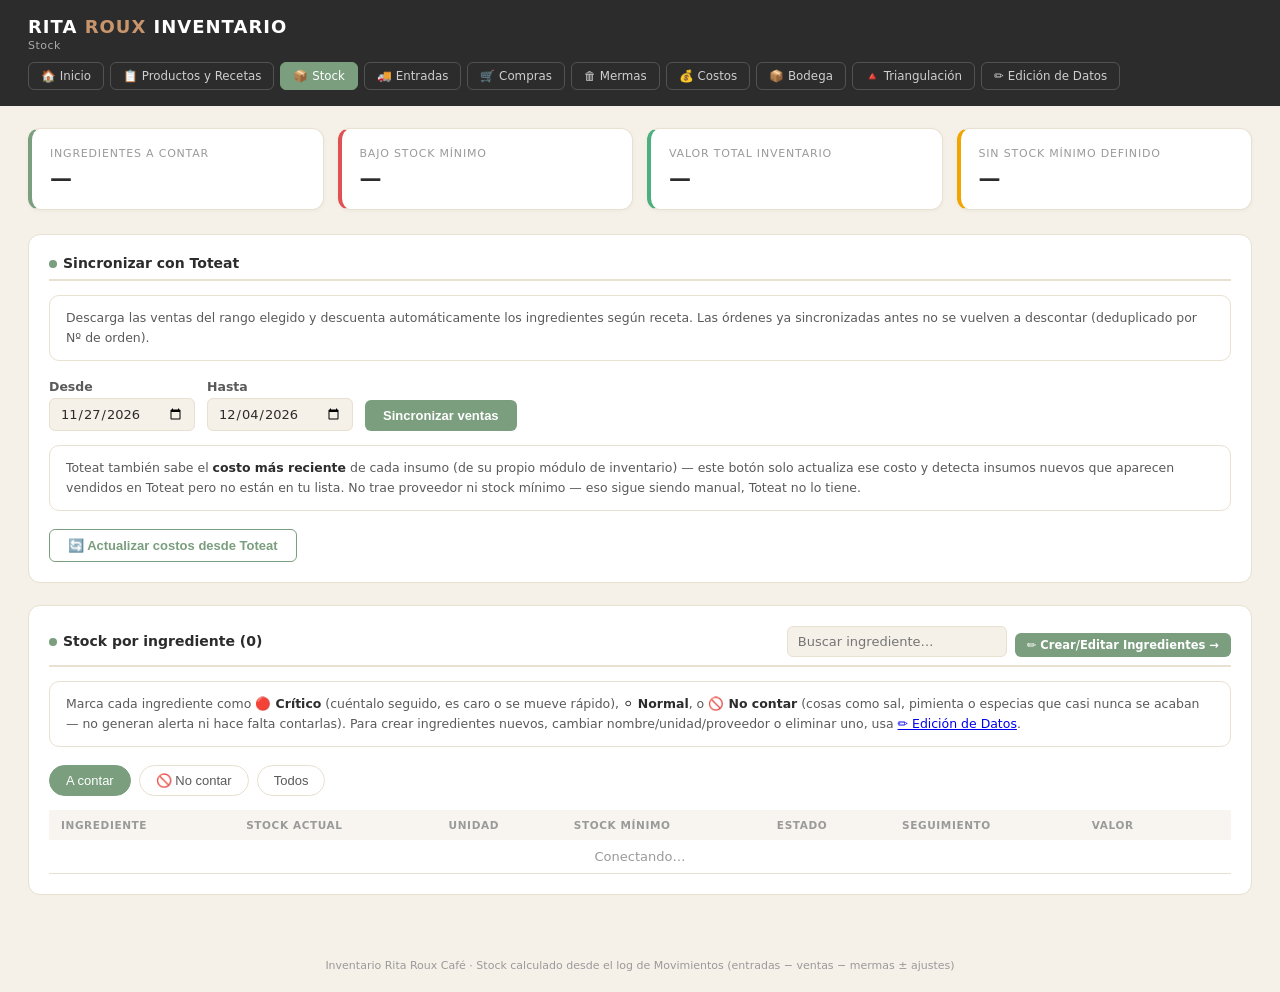
<file: stock.html>
<!DOCTYPE html>
<html lang="es">
<head>
<meta charset="UTF-8">
<meta name="viewport" content="width=device-width, initial-scale=1.0">
<title>Stock — Inventario Rita Roux</title>
<link rel="stylesheet" href="theme.css">
</head>
<body>

<header class="app-header">
  <div>
    <div class="logo">Rita <span>Roux</span> Inventario</div>
    <div class="subtitle">Stock</div>
  </div>
  <div class="nav">
    <a href="inicio.html">🏠 Inicio</a>
    <a href="productos-recetas.html">📋 Productos y Recetas</a>
    <a href="stock.html" class="cur">📦 Stock</a>
    <a href="entradas.html">🚚 Entradas</a>
    <a href="lista-compras.html">🛒 Compras</a>
    <a href="mermas.html">🗑 Mermas</a>
    <a href="costos.html">💰 Costos</a>
    <a href="estacion.html">📦 Bodega</a>
    <a href="triangulacion.html">🔺 Triangulación</a>
    <a href="edicion-datos.html">✏️ Edición de Datos</a>
  </div>
</header>

<div class="container">

  <div class="cards">
    <div class="card accent"><div class="label">Ingredientes a contar</div><div class="value" id="kpi-total">—</div></div>
    <div class="card bad"><div class="label">Bajo stock mínimo</div><div class="value" id="kpi-bajo">—</div></div>
    <div class="card good"><div class="label">Valor total inventario</div><div class="value" id="kpi-valor">—</div></div>
    <div class="card warn"><div class="label">Sin stock mínimo definido</div><div class="value" id="kpi-sin-min">—</div></div>
  </div>

  <div class="panel">
    <div class="panel-title">
      <span><span class="dot"></span>Sincronizar con Toteat</span>
    </div>
    <div class="info-box">
      Descarga las ventas del rango elegido y descuenta automáticamente los ingredientes según receta. Las órdenes ya sincronizadas antes no se vuelven a descontar (deduplicado por Nº de orden).
    </div>
    <div class="row" style="margin-bottom:14px">
      <div class="field"><label>Desde</label><input type="date" id="sync-ini"></div>
      <div class="field"><label>Hasta</label><input type="date" id="sync-fin"></div>
      <button class="btn" id="btn-sync" onclick="ejecutarSync()">Sincronizar ventas</button>
      <span id="sync-status" style="font-size:12px;color:var(--mid)"></span>
    </div>
    <div class="info-box">
      Toteat también sabe el <b>costo más reciente</b> de cada insumo (de su propio módulo de inventario) — este botón solo actualiza ese costo y detecta insumos nuevos que aparecen vendidos en Toteat pero no están en tu lista. No trae proveedor ni stock mínimo — eso sigue siendo manual, Toteat no lo tiene.
    </div>
    <div class="row">
      <button class="btn-outline btn" onclick="actualizarCostosDesdeToteat()">🔄 Actualizar costos desde Toteat</button>
      <span id="costos-status" style="font-size:12px;color:var(--mid)"></span>
    </div>
  </div>

  <div class="panel">
    <div class="panel-title">
      <span><span class="dot"></span>Stock por ingrediente (<span id="cnt-ing">0</span>)</span>
      <div class="row" style="gap:8px">
        <input type="text" id="buscar" placeholder="Buscar ingrediente…" style="width:220px" oninput="renderTabla()">
        <a href="edicion-datos.html" class="btn btn-sm" style="text-decoration:none;display:inline-block">✏️ Crear/Editar Ingredientes →</a>
      </div>
    </div>
    <div class="info-box">
      Marca cada ingrediente como <b>🔴 Crítico</b> (cuéntalo seguido, es caro o se mueve rápido), <b>⚪ Normal</b>, o <b>🚫 No contar</b> (cosas como sal, pimienta o especias que casi nunca se acaban — no generan alerta ni hace falta contarlas). Para crear ingredientes nuevos, cambiar nombre/unidad/proveedor o eliminar uno, usa <a href="edicion-datos.html">✏️ Edición de Datos</a>.
    </div>
    <div class="picker-cats" style="margin-bottom:14px">
      <button type="button" class="picker-cat active" data-f="CONTAR" onclick="cambiarFiltroCategoria(this)">A contar</button>
      <button type="button" class="picker-cat" data-f="NO_CONTAR" onclick="cambiarFiltroCategoria(this)">🚫 No contar</button>
      <button type="button" class="picker-cat" data-f="TODOS" onclick="cambiarFiltroCategoria(this)">Todos</button>
    </div>
    <div class="tbl-wrap">
      <table class="tbl">
        <thead><tr>
          <th>Ingrediente</th><th class="num">Stock Actual</th><th>Unidad</th><th class="num">Stock Mínimo</th><th>Estado</th><th>Seguimiento</th><th class="num">Valor</th><th></th>
        </tr></thead>
        <tbody id="tbody"><tr><td colspan="8" class="empty">Conectando…</td></tr></tbody>
      </table>
    </div>
  </div>
</div>

<footer class="app-footer">Inventario Rita Roux Café · Stock calculado desde el log de Movimientos (entradas − ventas − mermas ± ajustes)</footer>

<script src="gsheets.js"></script>
<script src="toteat-sync.js"></script>
<script>
let INGREDIENTES = {};
let STOCK = {};
let RECETAS = {};
let categoriaFiltro = 'CONTAR'; // 'CONTAR' (Crítico+Normal) | 'NO_CONTAR' | 'TODOS'

window.addEventListener('DOMContentLoaded', () => {
  const hoy = new Date();
  document.getElementById('sync-fin').value = hoy.toISOString().slice(0, 10);
  const hace7 = new Date(hoy); hace7.setDate(hoy.getDate() - 7);
  document.getElementById('sync-ini').value = hace7.toISOString().slice(0, 10);
  gsInit(onAuth);
});

async function onAuth() {
  await invInitSheet();
  await cargarTodo();
}

async function cargarTodo() {
  const [recetas, movimientos] = await Promise.all([invCargarRecetas(), invCargarMovimientos()]);
  RECETAS = recetas;
  INGREDIENTES = await invSembrarIngredientesSiVacio(RECETAS);
  STOCK = invCalcularStock(movimientos);
  await invSincronizarQuiebresStock(INGREDIENTES, STOCK);
  renderTabla();
}

function estadoIngrediente(stock, minimo, seguimiento) {
  if (seguimiento === 'NO_CONTAR') return { cls: 'mid', txt: 'No se sigue' };
  if (!minimo) return { cls: 'mid', txt: 'Sin mínimo' };
  if (stock <= 0) return { cls: 'bad', txt: 'Agotado' };
  if (stock < minimo) return { cls: 'bad', txt: 'Bajo mínimo' };
  if (stock < minimo * 1.3) return { cls: 'warn', txt: 'Cerca del mínimo' };
  return { cls: 'ok', txt: 'OK' };
}

function cambiarFiltroCategoria(btn) {
  categoriaFiltro = btn.dataset.f;
  document.querySelectorAll('.picker-cat').forEach(b => b.classList.remove('active'));
  btn.classList.add('active');
  renderTabla();
}

function renderTabla() {
  const q = (document.getElementById('buscar').value || '').toLowerCase();

  let filas = Object.values(INGREDIENTES).map(i => {
    const stock = STOCK[i.id] || 0;
    const estado = estadoIngrediente(stock, i.stockMinimo, i.seguimiento);
    return { ...i, stock, estado };
  });

  if (categoriaFiltro === 'CONTAR') filas = filas.filter(i => i.seguimiento !== 'NO_CONTAR');
  else if (categoriaFiltro === 'NO_CONTAR') filas = filas.filter(i => i.seguimiento === 'NO_CONTAR');

  if (q) filas = filas.filter(i => i.id.toLowerCase().includes(q) || i.nombre.toLowerCase().includes(q));
  filas.sort((a, b) => {
    const orden = { CRITICO: 0, NORMAL: 1, NO_CONTAR: 2 };
    const diff = (orden[a.seguimiento] ?? 1) - (orden[b.seguimiento] ?? 1);
    return diff !== 0 ? diff : a.nombre.localeCompare(b.nombre);
  });

  // KPIs siempre se calculan sobre lo que SÍ se sigue (Crítico+Normal) — "No contar" no debe generar ruido.
  const aSeguir = Object.values(INGREDIENTES).filter(i => i.seguimiento !== 'NO_CONTAR');
  const totalValor = Object.values(INGREDIENTES).reduce((s, i) => s + (STOCK[i.id] || 0) * (i.costoActual || 0), 0);
  const bajoCount = aSeguir.filter(i => estadoIngrediente(STOCK[i.id] || 0, i.stockMinimo, i.seguimiento).cls === 'bad').length;
  const sinMinCount = aSeguir.filter(i => !i.stockMinimo).length;

  document.getElementById('kpi-total').textContent = aSeguir.length;
  document.getElementById('kpi-bajo').textContent = bajoCount;
  document.getElementById('kpi-valor').textContent = '$ ' + Math.round(totalValor).toLocaleString('es-CL');
  document.getElementById('kpi-sin-min').textContent = sinMinCount;
  document.getElementById('cnt-ing').textContent = filas.length;

  document.getElementById('tbody').innerHTML = filas.map(i => `
    <tr>
      <td><b>${i.nombre}</b></td>
      <td class="num">${i.stock.toLocaleString('es-CL', { maximumFractionDigits: 3 })}</td>
      <td>${i.unidad}</td>
      <td class="num">${i.seguimiento === 'NO_CONTAR' ? '—' : `<input type="number" value="${i.stockMinimo || ''}" style="width:80px" onchange="actualizarMinimo('${i.id}', this.value)">`}</td>
      <td><span class="pill ${i.estado.cls}">${i.estado.txt}</span></td>
      <td>
        <select onchange="actualizarCategoria('${i.id}', this.value)" style="font-size:11.5px;padding:5px 6px">
          <option value="CRITICO" ${i.seguimiento === 'CRITICO' ? 'selected' : ''}>🔴 Crítico</option>
          <option value="NORMAL" ${i.seguimiento === 'NORMAL' ? 'selected' : ''}>⚪ Normal</option>
          <option value="NO_CONTAR" ${i.seguimiento === 'NO_CONTAR' ? 'selected' : ''}>🚫 No contar</option>
        </select>
      </td>
      <td class="num">$ ${Math.round(i.stock * (i.costoActual || 0)).toLocaleString('es-CL')}</td>
      <td><button class="btn btn-sm btn-outline" onclick="ajustarStock('${i.id}')">Ajustar</button></td>
    </tr>`).join('') || '<tr><td colspan="8" class="empty">Sin ingredientes en esta vista.</td></tr>';
}

async function actualizarCategoria(id, valor) {
  const ing = INGREDIENTES[id];
  ing.seguimiento = valor;
  await invGuardarIngrediente(ing);
  renderTabla();
}

async function actualizarMinimo(id, valor) {
  const ing = INGREDIENTES[id];
  ing.stockMinimo = parseFloat(valor) || 0;
  await invGuardarIngrediente(ing);
  renderTabla();
}

async function ajustarStock(id) {
  const ing = INGREDIENTES[id];
  const actual = STOCK[id] || 0;
  const real = prompt(`Stock físico real de "${ing.nombre}" (${ing.unidad}).\nStock calculado hoy: ${actual.toLocaleString('es-CL', { maximumFractionDigits: 3 })}`, actual);
  if (real === null || real.trim() === '') return;
  const realNum = parseFloat(real.replace(',', '.'));
  if (isNaN(realNum)) { alert('Cantidad inválida.'); return; }
  const diff = realNum - actual;
  if (diff === 0) return;
  await invAgregarMovimientos([{
    fecha: new Date().toISOString(), tipo: MOV.AJUSTE_CONTEO, idIngrediente: id, nombreIngrediente: ing.nombre,
    cantidad: diff, unidad: ing.unidad, costoUnitario: ing.costoActual || '', referencia: 'Ajuste manual desde Stock',
    usuario: '', comentario: `Stock calculado ${actual} → físico ${realNum}`,
  }]);
  await cargarTodo();
}

// ─── Sincronizar costos de insumos desde Toteat ──────────────────────────────
// Toteat no tiene proveedor ni stock mínimo (decisiones internas nuestras) — solo
// se actualiza costo, y se detectan SKUs que Toteat conoce pero nosotros no.
async function actualizarCostosDesdeToteat() {
  const status = document.getElementById('costos-status');
  status.textContent = 'Consultando Toteat…';
  try {
    const hoy = new Date();
    const hace2 = new Date(hoy); hace2.setDate(hoy.getDate() - 2);
    const fmt = d => d.toISOString().slice(0, 10).replaceAll('-', '');
    const res = await fetch(`${TOTEAT_PROXY_BASE}/api/inventorystate?ini=${fmt(hace2)}&end=${fmt(hoy)}`);
    const json = await res.json();
    if (!json.ok) throw new Error(json.msg || 'Error de Toteat');

    let actualizados = 0;
    const nuevos = [];
    for (const item of (json.data || [])) {
      const sku = item.sku;
      const dias = (item.warehouses || []).flatMap(w => w.inventory || []);
      const ultimoCosto = dias.length ? dias[dias.length - 1].cost_last_inbound || dias[dias.length - 1].cost_average : null;
      if (!ultimoCosto) continue;
      if (INGREDIENTES[sku]) {
        if (Math.round(INGREDIENTES[sku].costoActual) !== Math.round(ultimoCosto)) {
          INGREDIENTES[sku].costoActual = ultimoCosto;
          await invGuardarIngrediente(INGREDIENTES[sku]);
          actualizados++;
        }
      } else {
        nuevos.push({ sku, nombre: item.product, unidad: item.unit, costo: ultimoCosto });
      }
    }

    let msg = `✓ ${actualizados} costo(s) actualizado(s) desde Toteat.`;
    if (nuevos.length) {
      msg += ` ${nuevos.length} insumo(s) nuevo(s) en Toteat que no tienes: ${nuevos.slice(0, 5).map(n => n.nombre).join(', ')}${nuevos.length > 5 ? '…' : ''} — agrégalos desde Edición de Datos si corresponde.`;
    }
    status.textContent = msg;
    await cargarTodo();
  } catch (e) {
    status.textContent = '⚠ Error: ' + e.message;
  }
}

async function ejecutarSync() {
  const ini = document.getElementById('sync-ini').value;
  const fin = document.getElementById('sync-fin').value;
  if (!ini || !fin || ini > fin) { alert('Rango de fechas inválido.'); return; }
  const btn = document.getElementById('btn-sync');
  const status = document.getElementById('sync-status');
  btn.disabled = true;
  try {
    const resumen = await toteatSincronizarVentas(ini, fin, RECETAS, INGREDIENTES, m => status.textContent = m);
    await cargarTodo();
    if (resumen.ordenesNuevas === 0) {
      status.textContent = `Sin novedades — ${resumen.ordenesEnRango} órdenes en el rango, todas ya estaban sincronizadas.`;
    } else {
      let msg = `✓ ${resumen.ordenesNuevas} órdenes nuevas procesadas, ${resumen.consumo.length} ingredientes descontados.`;
      if (resumen.productosSinReceta.length) {
        msg += ` ⚠ ${resumen.productosSinReceta.length} productos vendidos sin receta registrada (no se descontó stock): ` + resumen.productosSinReceta.map(p => p.nombre).join(', ');
      }
      status.textContent = msg;
    }
  } catch (e) {
    status.textContent = '⚠ Error: ' + e.message;
  } finally {
    btn.disabled = false;
  }
}
</script>
</body>
</html>
</file>
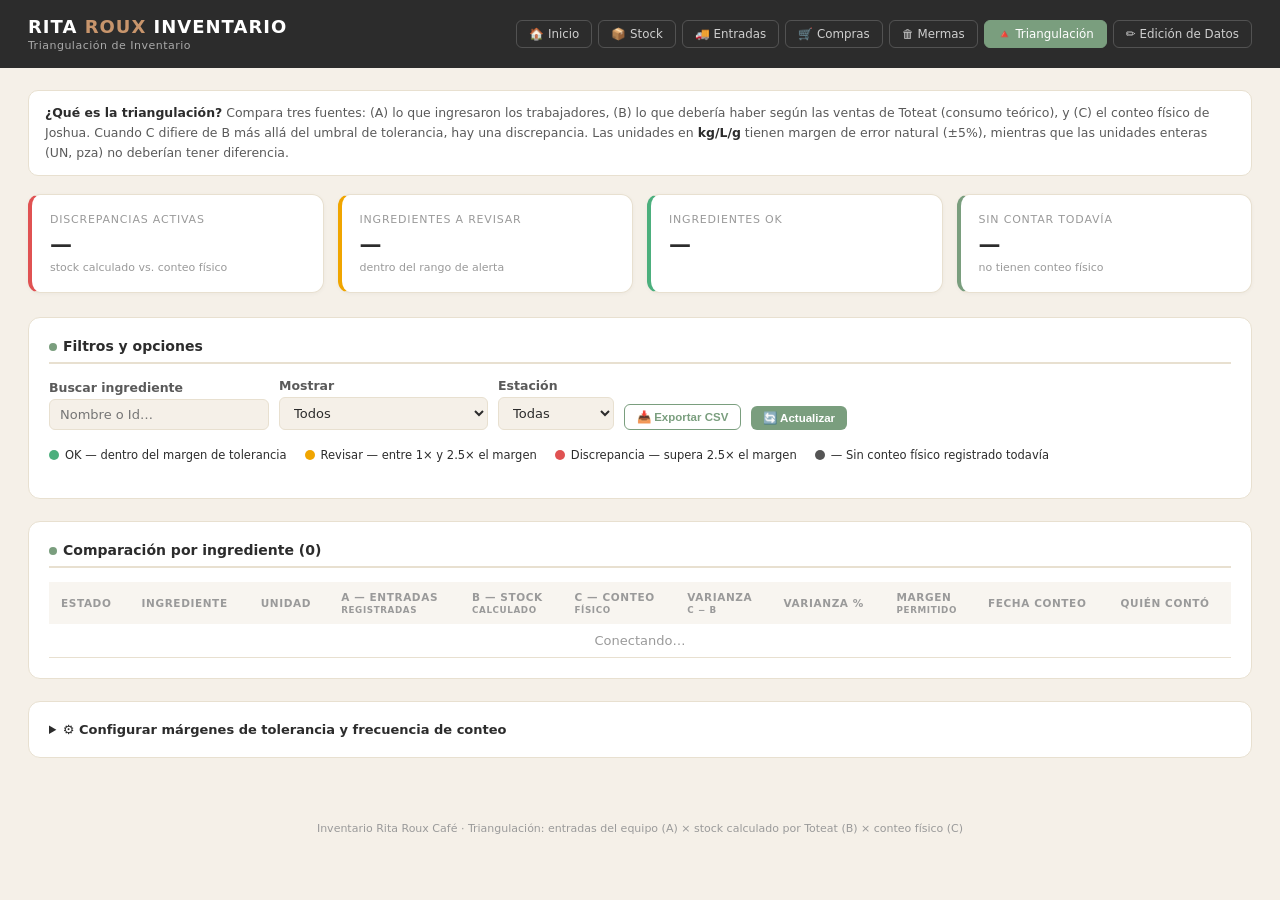
<file: triangulacion.html>
<!DOCTYPE html>
<html lang="es">
<head>
<meta charset="UTF-8">
<meta name="viewport" content="width=device-width, initial-scale=1.0">
<title>Triangulación de Inventario — Inventario Rita Roux</title>
<link rel="stylesheet" href="theme.css">
<style>
  /* ── Semáforo de estado ── */
  .s-ok   { color:#4caf7d; font-weight:700; }
  .s-warn { color:#f0a500; font-weight:700; }
  .s-bad  { color:#e05252; font-weight:700; }
  .s-nd   { color:#888; }

  /* ── Celdas numéricas con alineación y color ── */
  .var-pos { color:#4caf7d; }
  .var-neg { color:#e05252; }

  /* ── Barra de progreso de varianza ── */
  .var-bar-wrap { width:80px; background:#333; border-radius:4px; height:6px; display:inline-block; vertical-align:middle; margin-left:6px; }
  .var-bar { height:6px; border-radius:4px; }
  .bar-ok   { background:#4caf7d; }
  .bar-warn { background:#f0a500; }
  .bar-bad  { background:#e05252; }

  .legend { display:flex; gap:18px; flex-wrap:wrap; font-size:11.5px; margin-bottom:16px; }
  .legend-item { display:flex; align-items:center; gap:6px; }
  .legend-dot { width:10px; height:10px; border-radius:50%; }

  details.panel summary { cursor:pointer; font-weight:700; font-size:13px; }

  /* ── Filtros ── */
  .filter-bar { display:flex; gap:10px; flex-wrap:wrap; align-items:flex-end; margin-bottom:18px; }
</style>
</head>
<body>

<header class="app-header">
  <div>
    <div class="logo">Rita <span>Roux</span> Inventario</div>
    <div class="subtitle">Triangulación de Inventario</div>
  </div>
  <div class="nav">
    <a href="inicio.html">🏠 Inicio</a>
    <a href="stock.html">📦 Stock</a>
    <a href="entradas.html">🚚 Entradas</a>
    <a href="lista-compras.html">🛒 Compras</a>
    <a href="mermas.html">🗑 Mermas</a>
    <a href="triangulacion.html" class="cur">🔺 Triangulación</a>
    <a href="edicion-datos.html">✏️ Edición de Datos</a>
  </div>
</header>

<div class="container">

  <div class="info-box">
    <b>¿Qué es la triangulación?</b> Compara tres fuentes: (A) lo que ingresaron los trabajadores, (B) lo que debería haber según las ventas de Toteat (consumo teórico), y (C) el conteo físico de Joshua. Cuando C difiere de B más allá del umbral de tolerancia, hay una discrepancia. Las unidades en <b>kg/L/g</b> tienen margen de error natural (±5%), mientras que las unidades enteras (UN, pza) no deberían tener diferencia.
  </div>

  <div class="cards">
    <div class="card bad"><div class="label">Discrepancias activas</div><div class="value" id="kpi-disc">—</div><div class="sub">stock calculado vs. conteo físico</div></div>
    <div class="card warn"><div class="label">Ingredientes a revisar</div><div class="value" id="kpi-warn">—</div><div class="sub">dentro del rango de alerta</div></div>
    <div class="card good"><div class="label">Ingredientes OK</div><div class="value" id="kpi-ok">—</div></div>
    <div class="card accent"><div class="label">Sin contar todavía</div><div class="value" id="kpi-nd">—</div><div class="sub">no tienen conteo físico</div></div>
  </div>

  <div class="panel">
    <div class="panel-title"><span><span class="dot"></span>Filtros y opciones</span></div>
    <div class="filter-bar">
      <div class="field"><label>Buscar ingrediente</label><input type="text" id="buscar" style="width:220px" oninput="renderTabla()" placeholder="Nombre o Id…"></div>
      <div class="field"><label>Mostrar</label>
        <select id="filtro-estado" onchange="renderTabla()">
          <option value="TODOS">Todos</option>
          <option value="Discrepancia">Solo discrepancias</option>
          <option value="Revisar">Discrepancias + a revisar</option>
          <option value="OK">Solo OK</option>
          <option value="ND">Sin conteo físico</option>
        </select>
      </div>
      <div class="field"><label>Estación</label>
        <select id="filtro-est" onchange="renderTabla()">
          <option value="TODOS">Todas</option>
          <option value="BARRA">☕ Barra</option>
          <option value="COCINA">👩‍🍳 Cocina</option>
          <option value="GAZON">🧾 Meseros</option>
        </select>
      </div>
      <button class="btn-outline btn btn-sm" onclick="exportarCSV()">📥 Exportar CSV</button>
      <button class="btn btn-sm" onclick="cargarTodo()">🔄 Actualizar</button>
    </div>
    <div class="legend">
      <div class="legend-item"><div class="legend-dot" style="background:#4caf7d"></div><span>OK — dentro del margen de tolerancia</span></div>
      <div class="legend-item"><div class="legend-dot" style="background:#f0a500"></div><span>Revisar — entre 1× y 2.5× el margen</span></div>
      <div class="legend-item"><div class="legend-dot" style="background:#e05252"></div><span>Discrepancia — supera 2.5× el margen</span></div>
      <div class="legend-item"><div class="legend-dot" style="background:#555"></div><span>—  Sin conteo físico registrado todavía</span></div>
    </div>
  </div>

  <div class="panel">
    <div class="panel-title">
      <span><span class="dot"></span>Comparación por ingrediente (<span id="cnt-filas">0</span>)</span>
    </div>
    <div class="tbl-wrap">
      <table class="tbl">
        <thead><tr>
          <th>Estado</th>
          <th>Ingrediente</th>
          <th>Unidad</th>
          <th class="num" title="Suma de movimientos ENTRADA del período">A — Entradas<br><small>registradas</small></th>
          <th class="num" title="Entradas − consumo Toteat teórico − mermas">B — Stock<br><small>calculado</small></th>
          <th class="num" title="Último conteo físico manual">C — Conteo<br><small>físico</small></th>
          <th class="num">Varianza<br><small>C − B</small></th>
          <th class="num">Varianza %</th>
          <th>Margen<br><small>permitido</small></th>
          <th>Fecha conteo</th>
          <th>Quién contó</th>
        </tr></thead>
        <tbody id="tbody"><tr><td colspan="11" class="empty">Conectando…</td></tr></tbody>
      </table>
    </div>
  </div>

  <details class="panel">
    <summary>⚙ Configurar márgenes de tolerancia y frecuencia de conteo</summary>
    <div class="info-box" style="margin-top:12px">Los márgenes aquí configurados son los mismos que usa la triangulación de arriba. Para unidades enteras (UN, pza) el margen siempre es 0 — no hay tolerancia.</div>
    <div style="display:grid;grid-template-columns:repeat(auto-fill,minmax(220px,1fr));gap:14px;margin-top:14px">
      <div class="panel" style="margin:0">
        <div class="panel-title" style="border:none;padding-bottom:0;margin-bottom:10px">Márgenes por unidad</div>
        <div class="field" style="margin-bottom:8px"><label>Tolerancia kg / L / g / ml (%)</label><input type="number" id="cfg-tol-peso" min="0" max="50" step="0.5" style="width:90px" onchange="guardarCfg('tol_pct_peso',this.value)"></div>
      </div>
      <div class="panel" style="margin:0">
        <div class="panel-title" style="border:none;padding-bottom:0;margin-bottom:10px">Frecuencia de conteo (días)</div>
        <div class="field" style="margin-bottom:8px"><label>☕ Barra</label><input type="number" id="cfg-f-barra" min="1" style="width:80px" onchange="guardarCfg('frecuencia_barra_dias',this.value)"></div>
        <div class="field" style="margin-bottom:8px"><label>👩‍🍳 Cocina</label><input type="number" id="cfg-f-cocina" min="1" style="width:80px" onchange="guardarCfg('frecuencia_cocina_dias',this.value)"></div>
        <div class="field" style="margin-bottom:8px"><label>🧾 Meseros</label><input type="number" id="cfg-f-gazon" min="1" style="width:80px" onchange="guardarCfg('frecuencia_gazon_dias',this.value)"></div>
        <div class="field"><label>👑 Jefatura</label><input type="number" id="cfg-f-jefatura" min="1" style="width:80px" onchange="guardarCfg('frecuencia_jefatura_dias',this.value)"></div>
      </div>
    </div>
  </details>
</div>

<footer class="app-footer">Inventario Rita Roux Café · Triangulación: entradas del equipo (A) × stock calculado por Toteat (B) × conteo físico (C)</footer>

<script src="gsheets.js"></script>
<script>
let TRIANGULACION = [];
let INGREDIENTES  = {};

window.addEventListener('DOMContentLoaded', () => gsInit(onAuth));

async function onAuth() {
  await invInitSheet();
  await cargarTodo();
}

async function cargarTodo() {
  document.getElementById('tbody').innerHTML = '<tr><td colspan="11" class="empty">Cargando…</td></tr>';
  const [recetas, movs, conteos, cfg] = await Promise.all([
    invCargarRecetas(), invCargarMovimientos(), invCargarConteoFisico(), invCargarConfig(),
  ]);
  INGREDIENTES = await invSembrarIngredientesSiVacio(recetas);
  TRIANGULACION = invTriangular(INGREDIENTES, movs, conteos);
  poblarConfig(cfg);
  renderTabla();
}

function poblarConfig(cfg) {
  const set = (id, val) => { const el=document.getElementById(id); if(el&&val!==undefined) el.value=val; };
  set('cfg-tol-peso',    cfg['tol_pct_peso']   || 5);
  set('cfg-f-barra',     cfg['frecuencia_barra_dias']    || '');
  set('cfg-f-cocina',    cfg['frecuencia_cocina_dias']   || '');
  set('cfg-f-gazon',     cfg['frecuencia_gazon_dias']    || '');
  set('cfg-f-jefatura',  cfg['frecuencia_jefatura_dias'] || '');
}

async function guardarCfg(clave, valor) {
  await invGuardarConfig(clave, valor);
}

function renderTabla() {
  const q     = (document.getElementById('buscar').value||'').toLowerCase();
  const fEst  = document.getElementById('filtro-est').value;
  const fEst2 = document.getElementById('filtro-estado').value;

  let filas = TRIANGULACION.filter(r => {
    if (q && !r.nombre.toLowerCase().includes(q) && !r.id.toLowerCase().includes(q)) return false;
    if (fEst !== 'TODOS') { const est=(INGREDIENTES[r.id]?.estacion||'TODOS'); if(est!==fEst&&est!=='TODOS') return false; }
    if (fEst2 === 'TODOS') return true;
    if (fEst2 === 'ND')    return r.conteoFisico === null;
    if (fEst2 === 'OK')    return r.estado?.estado === 'OK';
    if (fEst2 === 'Discrepancia') return r.estado?.estado === 'Discrepancia';
    if (fEst2 === 'Revisar') return r.estado?.estado === 'Discrepancia' || r.estado?.estado === 'Revisar';
    return true;
  });

  const disc = TRIANGULACION.filter(r=>r.estado?.estado==='Discrepancia').length;
  const warn = TRIANGULACION.filter(r=>r.estado?.estado==='Revisar').length;
  const ok   = TRIANGULACION.filter(r=>r.estado?.estado==='OK').length;
  const nd   = TRIANGULACION.filter(r=>r.conteoFisico===null).length;
  document.getElementById('kpi-disc').textContent = disc;
  document.getElementById('kpi-warn').textContent = warn;
  document.getElementById('kpi-ok').textContent   = ok;
  document.getElementById('kpi-nd').textContent   = nd;
  document.getElementById('cnt-filas').textContent = filas.length;

  const fmtN = n => n != null ? n.toLocaleString('es-CL',{maximumFractionDigits:3}) : '—';
  const tol  = n => invUmbralDeUnidad(n) + '%';

  document.getElementById('tbody').innerHTML = filas.map(r => {
    const sClass = r.conteoFisico===null ? 's-nd' : (r.estado?.cls==='ok'?'s-ok':r.estado?.cls==='warn'?'s-warn':'s-bad');
    const emoji  = r.conteoFisico===null ? '—' : r.estado?.emoji || '—';
    const varClass = (r.varianza||0)>0 ? 'var-pos' : (r.varianza||0)<0 ? 'var-neg' : '';
    const barW  = Math.min(100, Math.abs(r.varianzaPct||0) / Math.max(1, invUmbralDeUnidad(r.unidad)*3) * 100);
    const barCls = r.estado?.cls === 'ok' ? 'bar-ok' : r.estado?.cls === 'warn' ? 'bar-warn' : 'bar-bad';
    return `<tr>
      <td class="${sClass}">${emoji} ${r.conteoFisico===null?'—':(r.estado?.estado||'—')}</td>
      <td>${r.nombre}</td>
      <td>${r.unidad}</td>
      <td class="num">${fmtN(r.entradas)}</td>
      <td class="num">${fmtN(r.stockCalculado)}</td>
      <td class="num">${r.conteoFisico!==null ? fmtN(r.conteoFisico) : '<span class="s-nd">Sin contar</span>'}</td>
      <td class="num ${varClass}">${r.varianza!==null ? (r.varianza>0?'+':'')+fmtN(r.varianza) : '—'}</td>
      <td class="num">
        ${r.varianzaPct!==null ? r.varianzaPct.toFixed(1)+'%<div class="var-bar-wrap"><div class="var-bar '+barCls+'" style="width:'+barW+'%"></div></div>' : '—'}
      </td>
      <td>${tol(r.unidad)}</td>
      <td>${r.fechaConteo||'—'}</td>
      <td>${r.usuarioConteo||'—'}</td>
    </tr>`;
  }).join('') || '<tr><td colspan="11" class="empty">Sin resultados para este filtro.</td></tr>';
}

function exportarCSV() {
  const headers = ['Estado','Ingrediente','Unidad','A - Entradas','B - Stock Calculado','C - Conteo Físico','Varianza (C-B)','Varianza %','Margen permitido','Fecha conteo','Quién contó'];
  const rows = TRIANGULACION.map(r => [
    r.conteoFisico===null ? 'Sin contar' : (r.estado?.estado||'—'), r.nombre, r.unidad,
    r.entradas, r.stockCalculado, r.conteoFisico??'', r.varianza??'', r.varianzaPct??'',
    invUmbralDeUnidad(r.unidad)+'%', r.fechaConteo||'', r.usuarioConteo||'',
  ]);
  const csv = '﻿' + [headers,...rows].map(r=>r.map(v=>{ const s=String(v??''); return /[",\n]/.test(s)?'"'+s.replace(/"/g,'""')+'"':s; }).join(',')).join('\r\n');
  const a = Object.assign(document.createElement('a'),{href:URL.createObjectURL(new Blob([csv],{type:'text/csv;charset=utf-8'})),download:`triangulacion-${new Date().toISOString().slice(0,10)}.csv`});
  document.body.appendChild(a); a.click(); document.body.removeChild(a);
}
</script>
</body>
</html>
</file>
<file: theme.css>
/* ════════════════════════════════════════════════════════
   Rita Roux — Inventario · Paleta compartida
   Misma identidad visual que Reportes Toteat (sage/cream)
   ════════════════════════════════════════════════════════ */
:root {
  --sage: #7a9e7e; --sage-dark: #5e7e62; --cream: #f5f0e8; --dark: #2c2c2c; --mid: #5a5a5a;
  --light: #9a9a9a; --card: #ffffff; --border: #e8e0d0;
  --green: #4caf7d; --yellow: #f0a500; --red: #e05252; --accent: #c8956c;
}

* { box-sizing: border-box; margin: 0; padding: 0; }

body { font-family: 'Segoe UI', system-ui, sans-serif; background: var(--cream); color: var(--dark); }

header.app-header {
  background: var(--dark); color: #fff; padding: 16px 28px;
  display: flex; align-items: center; justify-content: space-between; flex-wrap: wrap; gap: 10px;
}
.logo { font-size: 18px; font-weight: 700; letter-spacing: 1px; text-transform: uppercase; }
.logo span { color: var(--accent); }
.subtitle { font-size: 11px; color: #aaa; letter-spacing: .5px; margin-top: 2px; }

.nav { display: flex; gap: 6px; flex-wrap: wrap; }
.nav a { color: #cfcfcf; text-decoration: none; font-size: .74rem; border: 1px solid rgba(255,255,255,.18); padding: 6px 12px; border-radius: 6px; white-space: nowrap; }
.nav a:hover { background: rgba(255,255,255,.08); }
.nav a.cur { background: var(--sage); color: #fff; border-color: var(--sage); }

.container { max-width: 1340px; margin: 0 auto; padding: 22px 28px; }

.cards { display: grid; grid-template-columns: repeat(auto-fit, minmax(170px,1fr)); gap: 14px; margin-bottom: 24px; }
.card { background: var(--card); border: 1px solid var(--border); border-radius: 12px; padding: 18px; box-shadow: 0 1px 4px rgba(0,0,0,.04); }
.card .label { font-size: 11px; text-transform: uppercase; letter-spacing: .8px; color: var(--light); margin-bottom: 6px; }
.card .value { font-size: 22px; font-weight: 700; }
.card .sub { font-size: 11px; color: var(--light); margin-top: 4px; }
.card.warn { border-left: 4px solid var(--yellow); }
.card.bad  { border-left: 4px solid var(--red); }
.card.good { border-left: 4px solid var(--green); }
.card.accent { border-left: 4px solid var(--sage); }

.panel { background: var(--card); border: 1px solid var(--border); border-radius: 12px; padding: 20px; margin-bottom: 22px; }
.panel-title { font-size: 14px; font-weight: 700; margin-bottom: 14px; padding-bottom: 8px; border-bottom: 2px solid var(--border); display: flex; align-items: center; justify-content: space-between; gap: 10px; flex-wrap: wrap; }
.panel-title .dot { width: 8px; height: 8px; border-radius: 50%; background: var(--sage); display: inline-block; margin-right: 6px; }

table.tbl { width: 100%; border-collapse: collapse; font-size: 13px; }
.tbl thead th { background: #f8f5f0; text-align: left; padding: 9px 12px; font-size: 10.5px; text-transform: uppercase; letter-spacing: .6px; color: var(--light); white-space: nowrap; }
.tbl tbody td { padding: 9px 12px; border-bottom: 1px solid var(--border); vertical-align: middle; }
.tbl tbody tr:hover { background: #faf7f2; }
.num { text-align: right; font-variant-numeric: tabular-nums; }
.tbl-wrap { overflow-x: auto; }

.btn { background: var(--sage); color: #fff; border: none; border-radius: 6px; padding: 8px 18px; font-size: 13px; font-weight: 600; cursor: pointer; }
.btn:hover { background: var(--sage-dark); }
.btn:disabled { background: #ccc; cursor: not-allowed; }
.btn-sm { font-size: 11.5px; padding: 5px 12px; }
.btn-outline { background: transparent; color: var(--sage); border: 1px solid var(--sage); }
.btn-outline:hover { background: #f0f5f0; }
.btn-danger { background: var(--red); }
.btn-danger:hover { background: #c03d3d; }

input, select, textarea {
  border: 1px solid var(--border); border-radius: 6px; padding: 7px 10px;
  font-size: 13px; color: var(--dark); background: var(--cream); font-family: inherit;
}
label { font-size: 12.5px; color: var(--mid); font-weight: 600; }
.field { display: flex; flex-direction: column; gap: 4px; }
.row { display: flex; gap: 12px; flex-wrap: wrap; align-items: flex-end; }

.pill { display: inline-block; padding: 2px 9px; border-radius: 10px; font-size: 11px; font-weight: 700; white-space: nowrap; }
.pill.ok   { background: #e8f5ee; color: #2e7d52; }
.pill.warn { background: #fff8e1; color: #b07a00; }
.pill.bad  { background: #fdecea; color: #b03030; }
.pill.mid  { background: #eef0f3; color: #555; }

.modal-overlay { display: none; position: fixed; inset: 0; background: rgba(0,0,0,.45); z-index: 1000; align-items: center; justify-content: center; padding: 20px; }
.modal-overlay.open { display: flex; }
.modal { background: #fff; border-radius: 16px; max-width: 640px; width: 100%; max-height: 88vh; overflow-y: auto; box-shadow: 0 20px 60px rgba(0,0,0,.2); }
.modal.wide { max-width: 880px; }
.modal-header { padding: 18px 22px 14px; border-bottom: 1px solid var(--border); display: flex; justify-content: space-between; align-items: flex-start; position: sticky; top: 0; background: #fff; z-index: 1; }
.modal-header h3 { font-size: 16px; font-weight: 700; }
.modal-body { padding: 18px 22px; }
.close-btn { background: none; border: none; font-size: 22px; cursor: pointer; color: var(--light); }

.info-box { background: #fff; border: 1px solid var(--border); border-radius: 10px; padding: 12px 16px; margin-bottom: 18px; font-size: .78rem; color: var(--mid); line-height: 1.6; }
.info-box b { color: var(--dark); }
.info-box.warn { background: #fff8e1; border-color: #f0d98a; }

.toast { position: fixed; bottom: 20px; right: 20px; background: var(--dark); color: #fff; padding: 12px 18px; border-radius: 8px; font-size: 13px; z-index: 2000; box-shadow: 0 6px 20px rgba(0,0,0,.2); max-width: 360px; }

footer.app-footer { text-align: center; padding: 20px; font-size: 11px; color: var(--light); }

.empty { text-align: center; padding: 24px; color: var(--light); font-size: 13px; }
.tag-del { color: var(--red); cursor: pointer; font-size: 13px; }
.tag-del:hover { text-decoration: underline; }

/* ── Picker de ingredientes amigable (picker.js) — pensado para tablet ── */
.picker-search { width: 100%; font-size: 16px; padding: 12px 16px; margin-bottom: 10px; }
.picker-cats { display: flex; gap: 8px; flex-wrap: wrap; margin-bottom: 14px; }
.picker-cat { background: #fff; border: 1px solid var(--border); border-radius: 20px; padding: 7px 16px; font-size: 13px; color: var(--mid); cursor: pointer; }
.picker-cat.active { background: var(--sage); color: #fff; border-color: var(--sage); }
.picker-grid { display: grid; grid-template-columns: repeat(auto-fill, minmax(120px, 1fr)); gap: 10px; max-height: 360px; overflow-y: auto; padding: 4px; }
.picker-card { background: #fff; border: 2px solid var(--border); border-radius: 14px; padding: 14px 8px; display: flex; flex-direction: column; align-items: center; gap: 4px; cursor: pointer; text-align: center; min-height: 92px; justify-content: center; }
.picker-card:hover { border-color: var(--sage); }
.picker-card.sel { background: #eef6ef; border-color: var(--sage); box-shadow: 0 0 0 2px var(--sage) inset; }
.picker-ic { font-size: 26px; }
.picker-nm { font-size: 12.5px; font-weight: 700; color: var(--dark); line-height: 1.25; }
.picker-un { font-size: 10.5px; color: var(--light); }

/* ── Pestañas (Entradas con/sin factura, Edición de Datos, etc.) ── */
.tabbtn { padding: 9px 18px; border-radius: 8px 8px 0 0; border: 1px solid var(--border); border-bottom: none; background: #f8f5f0; color: var(--mid); font-weight: 600; font-size: 13px; cursor: pointer; }
.tabbtn.active { background: var(--card); color: var(--dark); }

/* ── Botones grandes táctiles (selección de persona, cantidad, etc.) ── */
.tap-row { display: flex; gap: 10px; flex-wrap: wrap; }
.tap-btn { background: #fff; border: 2px solid var(--border); border-radius: 12px; padding: 14px 20px; font-size: 15px; font-weight: 600; color: var(--dark); cursor: pointer; min-width: 90px; text-align: center; }
.tap-btn.active { background: var(--sage); color: #fff; border-color: var(--sage); }
.qty-stepper { display: flex; align-items: center; gap: 14px; }
.qty-stepper button { width: 52px; height: 52px; border-radius: 50%; border: 2px solid var(--sage); background: #fff; color: var(--sage); font-size: 26px; font-weight: 700; cursor: pointer; line-height: 1; }
.qty-stepper button:active { background: var(--sage); color: #fff; }
.qty-stepper input { width: 100px; text-align: center; font-size: 24px; font-weight: 700; padding: 10px; }
.big-btn { font-size: 18px; padding: 16px 28px; border-radius: 12px; width: 100%; }
.now-clock { font-size: 13px; color: var(--mid); background: #fff; border: 1px solid var(--border); border-radius: 10px; padding: 10px 16px; display: inline-block; }
</file>
